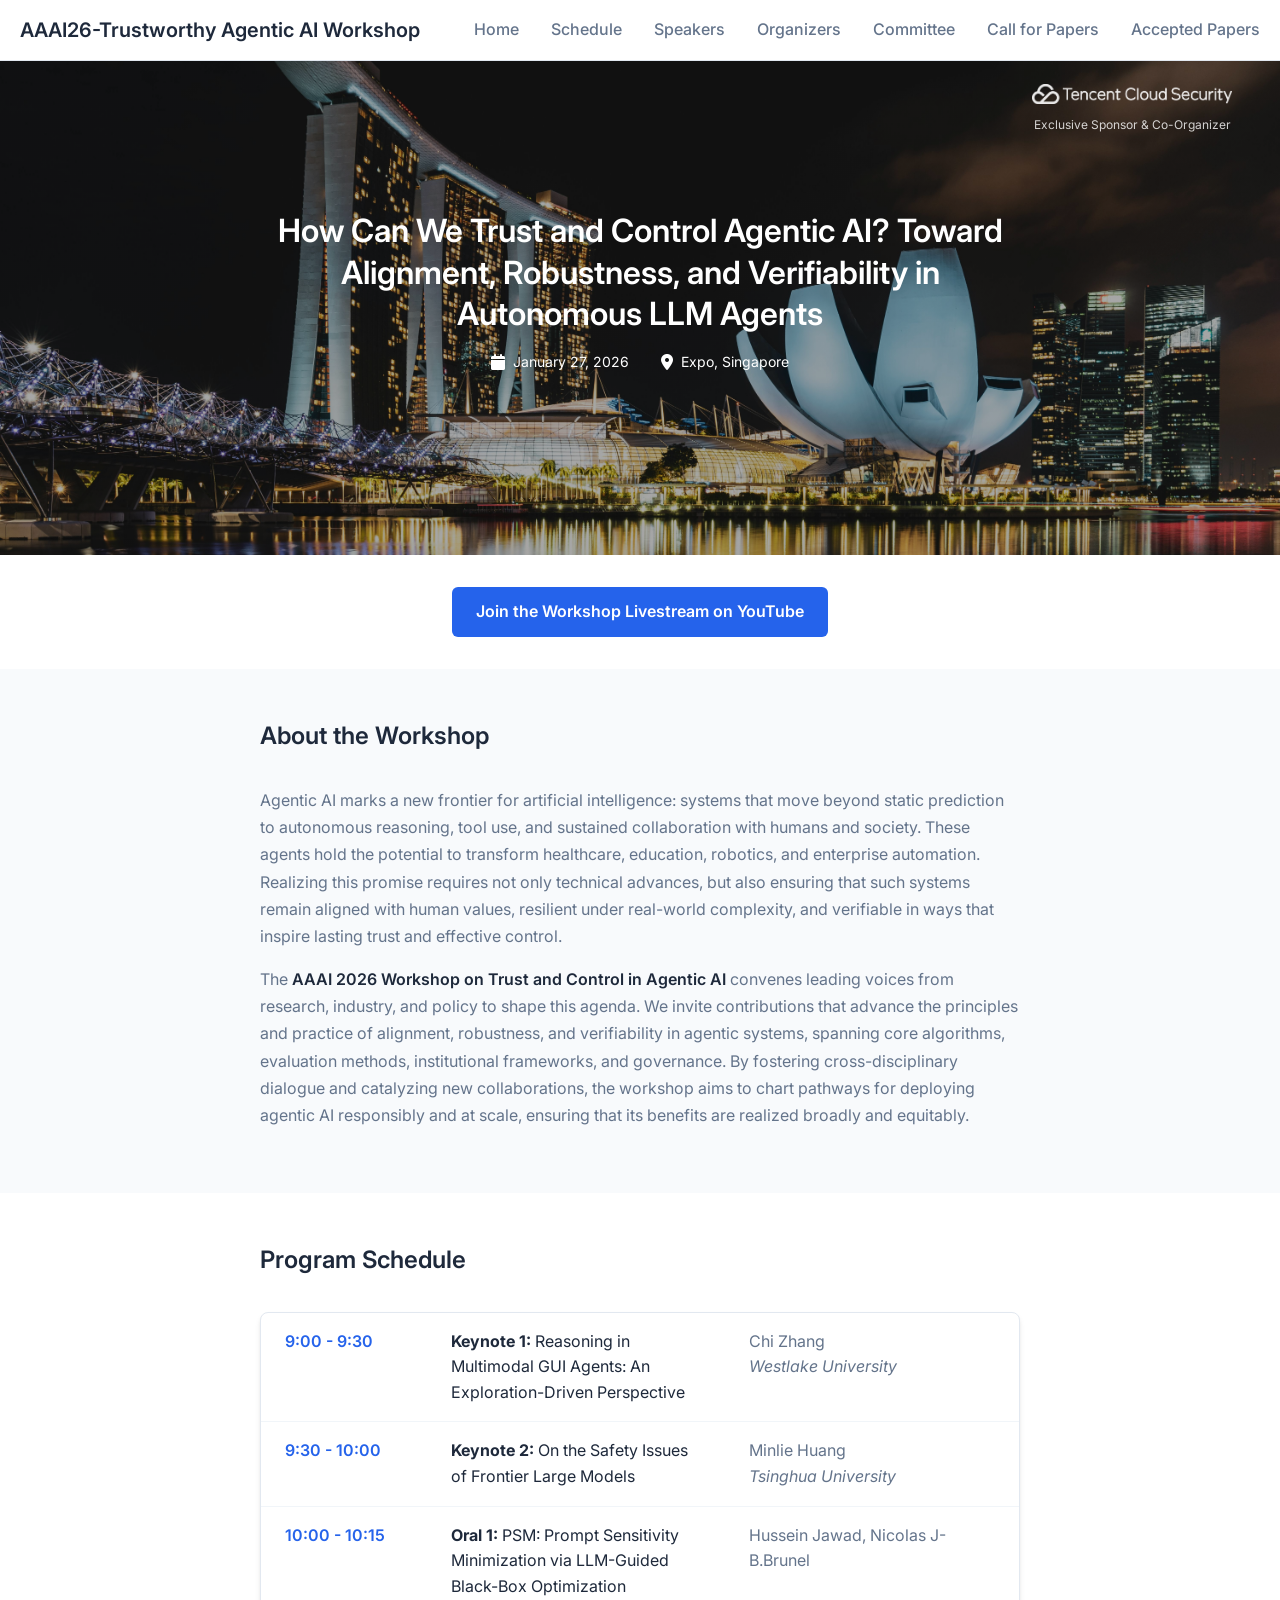
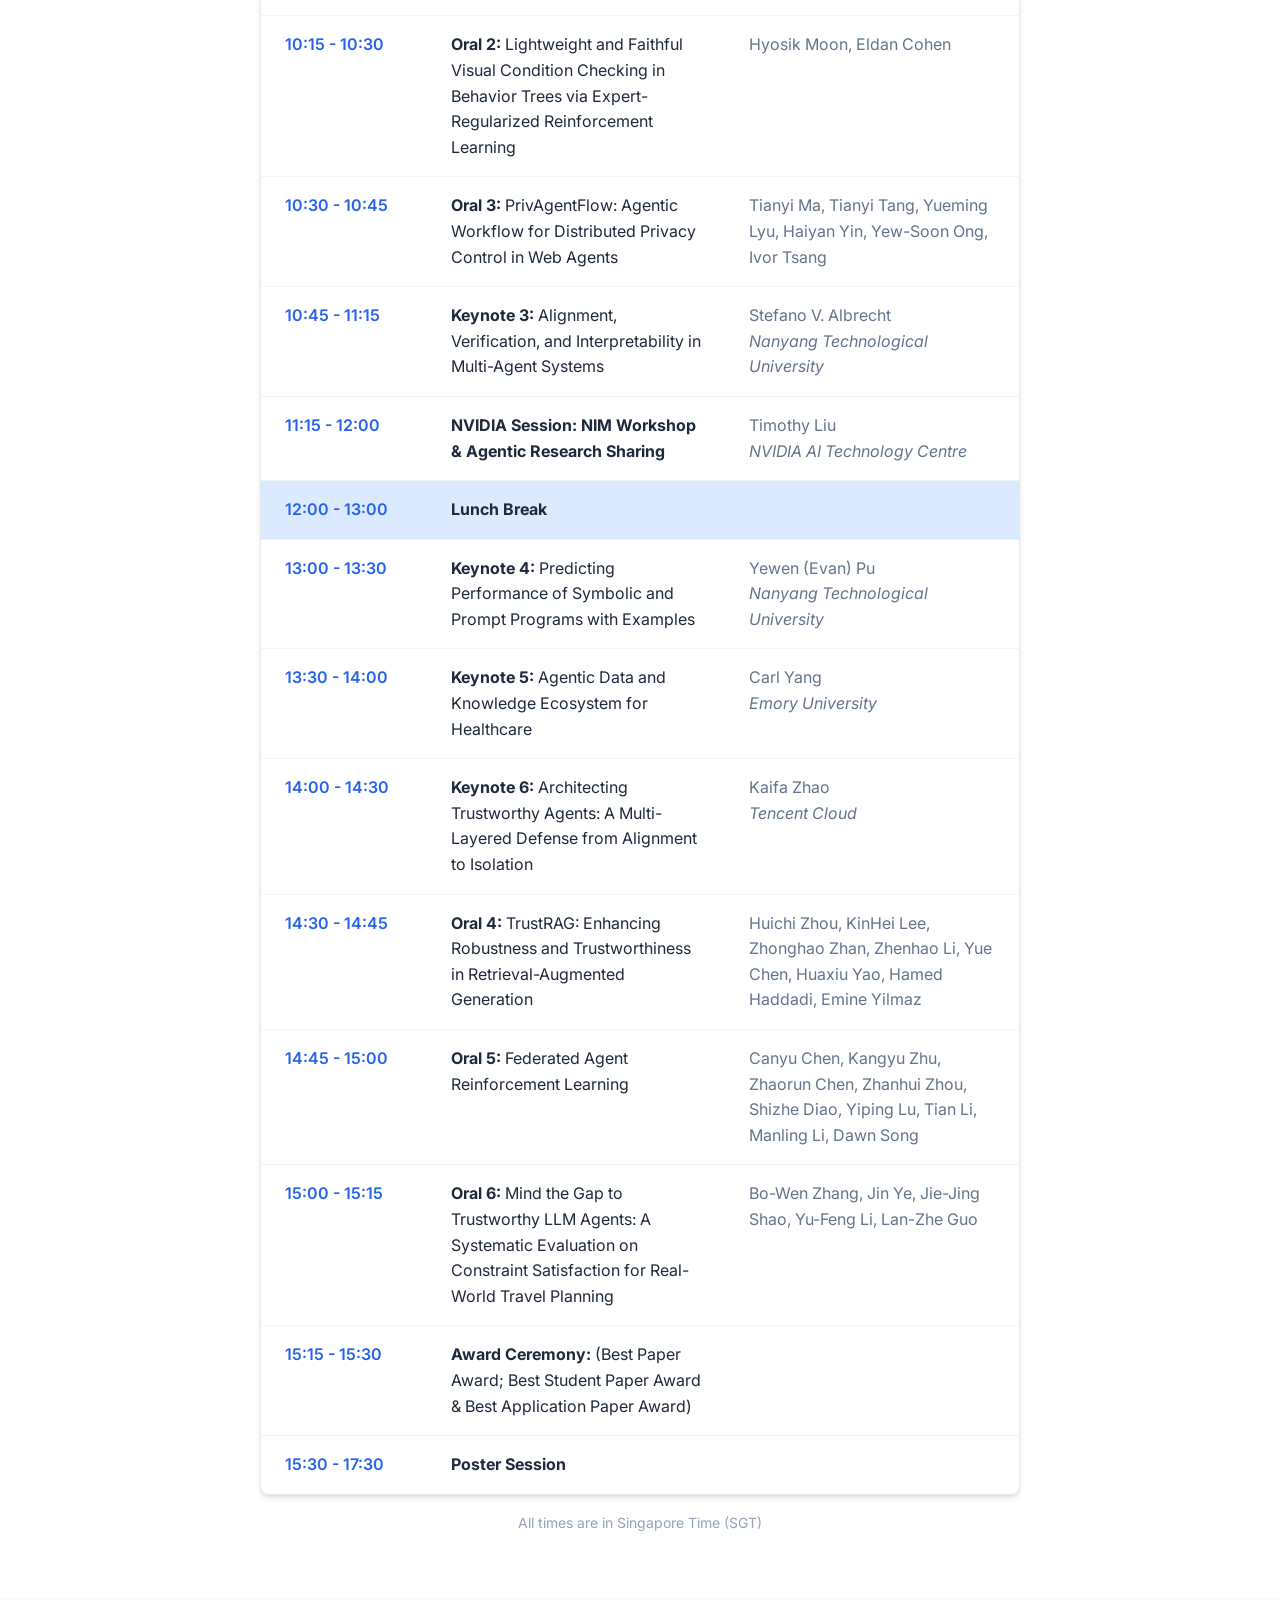
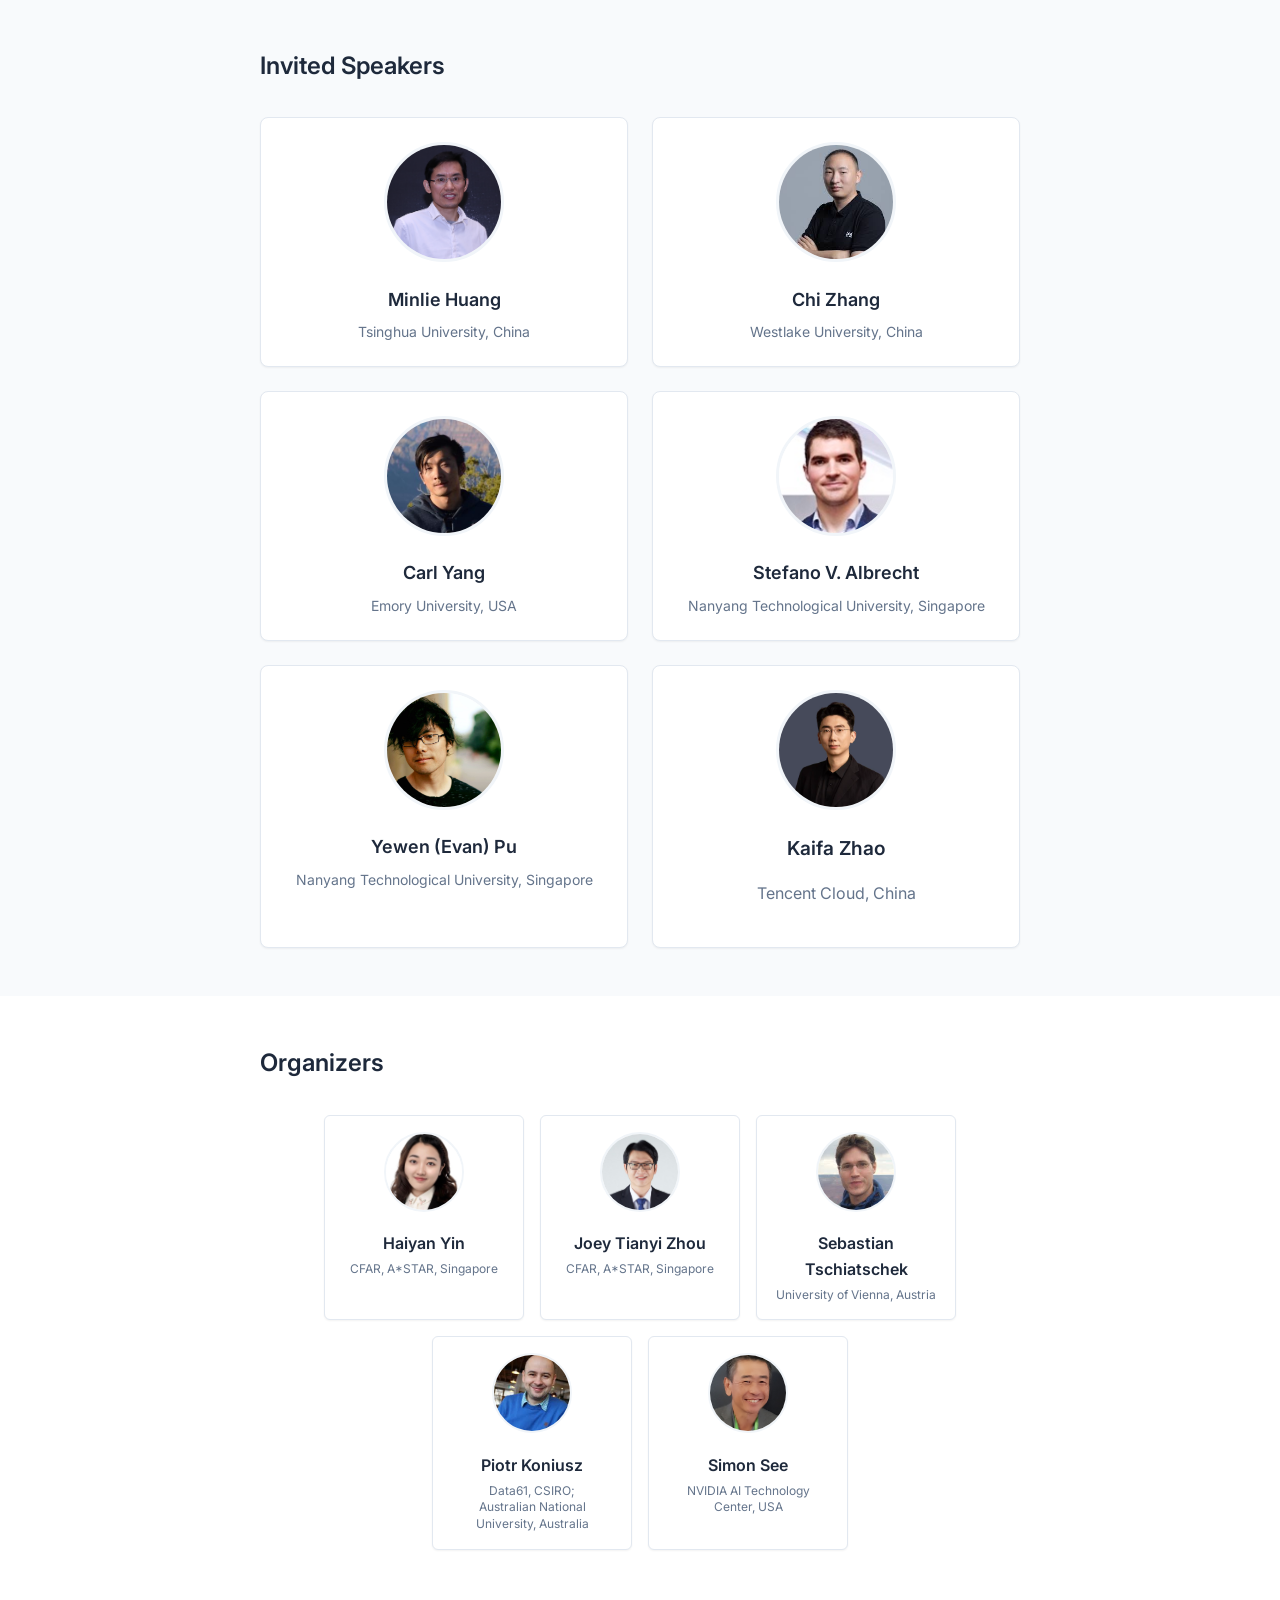
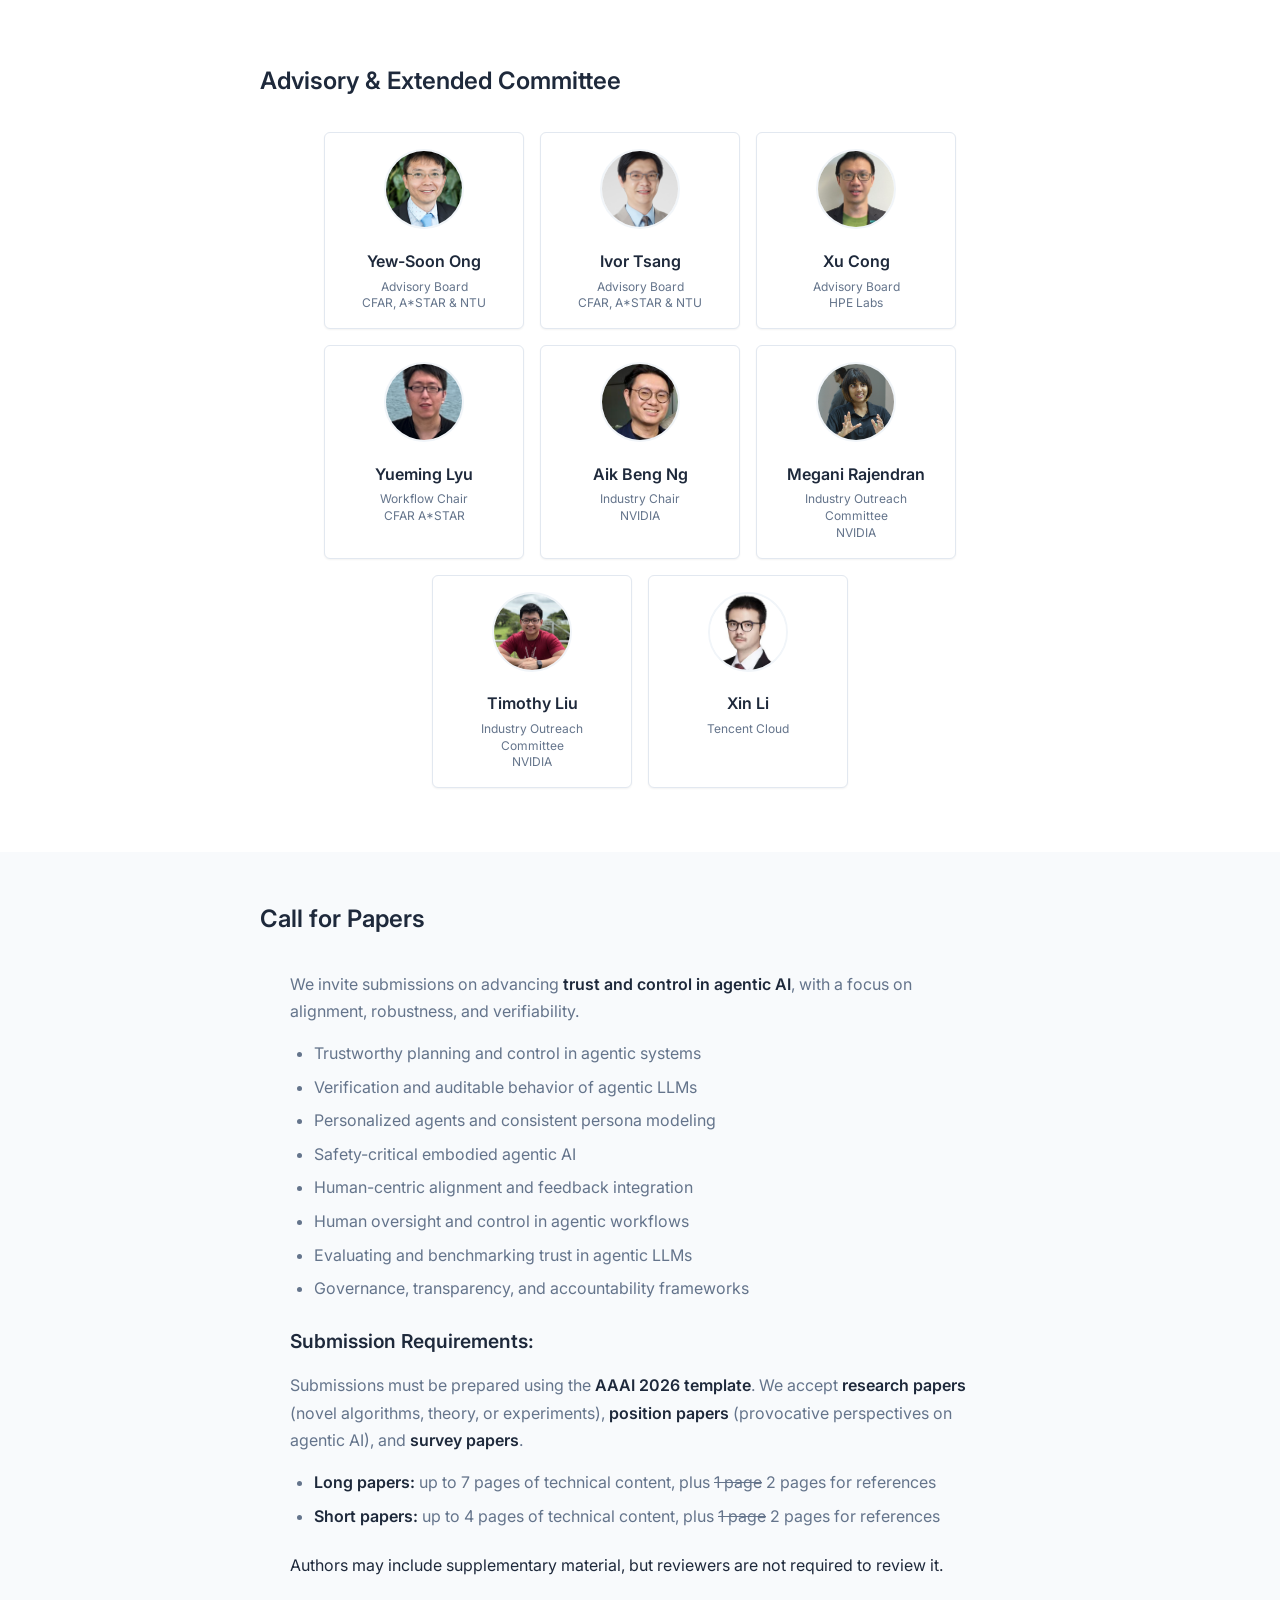
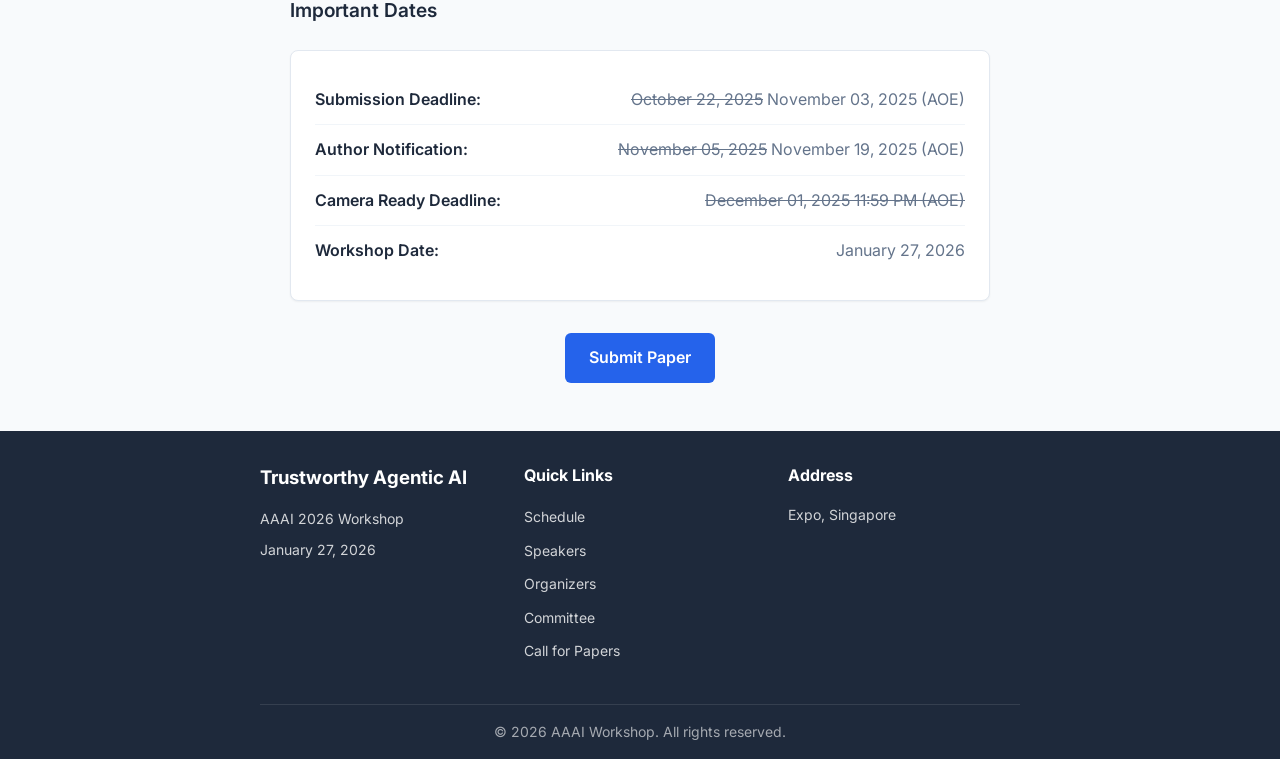
<file: index.html>
<!DOCTYPE html>
<html lang="en">
<head>
    <meta charset="UTF-8">
    <meta name="viewport" content="width=device-width, initial-scale=1.0">
    <title>AAAI26-Trustworthy Agentic AI Workshop</title>
    <link rel="stylesheet" href="styles.css">
    <link href="https://cdnjs.cloudflare.com/ajax/libs/font-awesome/6.0.0/css/all.min.css" rel="stylesheet">
    <link href="https://fonts.googleapis.com/css2?family=Inter:wght@300;400;500;600;700&display=swap" rel="stylesheet">
</head>
<body>
    <!-- 导航栏 -->
    <nav class="navbar">
        <div class="nav-container">
            <div class="nav-logo">
                <a href="#home">AAAI26-Trustworthy Agentic AI Workshop</a>
            </div>
            <ul class="nav-menu">
                <li><a href="#home">Home</a></li>
                <li><a href="#schedule">Schedule</a></li>
                <li><a href="#speakers">Speakers</a></li>
                <li><a href="#organizers">Organizers</a></li>
                <li><a href="#program-committee">Committee</a></li>
                <li><a href="#cfp">Call for Papers</a></li>
                <li><a href="paper.html">Accepted Papers</a></li>
                <!-- <li><a href="#papers">Accepted Papers</a></li> -->
            </ul>
            <div class="hamburger">
                <span></span>
                <span></span>
                <span></span>
            </div>
        </div>
    </nav>

    <!-- 主要内容 -->
    <main class="main-content">
        <!-- 首页横幅 -->
        <section id="home" class="hero">
            <div class="hero-logo-corner">
                <img src="images/security_english.png" alt="Tencent Cloud Logo" class="hero-logo">
                <div style="text-align:center; color:#fff; font-size: 0.75rem; opacity: 0.8; margin-top: 0.25rem;">
                    Exclusive Sponsor & Co-Organizer
                </div>
            </div>
            <div class="hero-content">
                <!-- <div class="workshop-badge">ICML 2025 Workshop</div> -->
                
                <h1 class="hero-title">How Can We Trust and Control Agentic AI?
                    Toward Alignment, Robustness, and Verifiability in Autonomous LLM Agents</h1>
                <!-- <h2 class="hero-subtitle">Toward Alignment, Robustness, and Verifiability in Autonomous LLM Agents</h2> -->
                
                <div class="workshop-details">
                    <div class="detail-item">
                        <i class="fas fa-calendar"></i>
                        <span>January 27, 2026</span>
                    </div>
                    <div class="detail-item">
                        <i class="fas fa-map-marker-alt"></i>
                        <span>Expo, Singapore</span>
                    </div>
                    <!-- <div class="detail-item">
                        <i class="fas fa-users"></i>
                        <span>Capacity: 710</span>
                    </div> -->
                </div>

                <!-- <div class="sponsor-info">
                    <p>Sponsored by <strong>Basis AI</strong></p>
                </div> -->
            </div>
        </section>
        <!-- Livestream Link -->
        <div class="livestream-link" style="margin: 32px 0;">
            <div style="display: flex; justify-content: center; align-items: center;">
                <a href="https://youtube.com/live/Fsq6itq4GPk?feature=share" class="btn" target="_blank" rel="noopener">
                    Join the Workshop Livestream on YouTube
                </a>
            </div>
        </div>
        <!-- 研讨会介绍 -->
        <section class="workshop-description">
            <div class="container">
                <h2>About the Workshop</h2>
                <p>Agentic AI marks a new frontier for artificial intelligence: systems that move beyond static prediction to 
                    autonomous reasoning, tool use, and sustained collaboration with humans and society. These agents hold the 
                    potential to transform healthcare, education, robotics, and enterprise automation. 
                    Realizing this promise requires not only technical advances, 
                    but also ensuring that such systems remain aligned with human values, resilient under real-world complexity, 
                    and verifiable in ways that inspire lasting trust and effective control.</p>
                
                <p>The <strong>AAAI 2026 Workshop on Trust and Control in Agentic AI</strong> convenes leading voices from research, industry, 
                    and policy to shape this agenda. We invite contributions that advance the principles and practice of alignment, 
                    robustness, and verifiability in agentic systems, spanning core algorithms, evaluation methods, institutional frameworks, 
                    and governance. By fostering cross-disciplinary dialogue and catalyzing new collaborations, the workshop aims to chart pathways 
                    for deploying agentic AI responsibly and at scale, ensuring that its benefits are realized broadly and equitably.</p>
                    
                
            </div>
        </section>

        <!-- 日程安排 -->
        <section id="schedule" class="schedule">
            <div class="container">
                <h2>Program Schedule</h2>
                <div class="schedule-info">
                    <!-- <p><strong>Location:</strong> West Meeting Room 301-305</p>
                    <p><strong>Capacity:</strong> 710 participants</p> -->
                </div>
                
                <div class="schedule-table">
                    <div class="schedule-row">
                        <div class="time">9:00 - 9:30</div>
                        <div class="event"><b>Keynote 1:</b> Reasoning in Multimodal GUI Agents: An Exploration-Driven Perspective </div>
                        <div class="speaker">Chi Zhang<br><i>Westlake University</i></div>
                    </div>
                    <div class="schedule-row">
                        <div class="time">9:30 - 10:00</div>
                        <div class="event"><b>Keynote 2:</b> On the Safety Issues of Frontier Large Models </div>
                        <div class="speaker">Minlie Huang<br><i>Tsinghua University</i></div>
                    </div>
                    <div class="schedule-row">
                        <div class="time">10:00 - 10:15</div>
                        <div class="event"><b>Oral 1:</b>  PSM: Prompt Sensitivity Minimization via LLM-Guided Black-Box Optimization </div>
                        <div class="speaker">Hussein Jawad, Nicolas J-B.Brunel</div>
                    </div>
                    <div class="schedule-row">
                        <div class="time">10:15 - 10:30</div>
                        <div class="event"><b>Oral 2:</b> Lightweight and Faithful Visual Condition Checking in Behavior Trees via Expert-Regularized Reinforcement Learning </div>
                        <div class="speaker">Hyosik Moon, Eldan Cohen</div>
                    </div>
                    <div class="schedule-row">
                        <div class="time">10:30 - 10:45</div>
                        
                        <div class="event"><b>Oral 3:</b> PrivAgentFlow: Agentic Workflow for Distributed Privacy Control in Web Agents</div>
                        <div class="speaker">Tianyi Ma, Tianyi Tang, Yueming Lyu, Haiyan Yin, Yew-Soon Ong, Ivor Tsang</div>
                    </div>
                    <div class="schedule-row">
                        <div class="time">10:45 - 11:15</div>
                        <div class="event"><b>Keynote 3:</b> Alignment, Verification, and Interpretability in Multi-Agent Systems</div>
                        <div class="speaker">Stefano V. Albrecht<br><i>Nanyang Technological University</i></div>
                    </div>
                    <div class="schedule-row">
                        <div class="time">11:15 - 12:00</div>
                        <div class="event"><b>NVIDIA Session: NIM Workshop & Agentic Research Sharing</b></div>
                        <div class="speaker">Timothy Liu<br><i>NVIDIA AI Technology Centre</i></div>
                    </div>
                    <div class="schedule-row lunch"> 
                        <div class="time">12:00 - 13:00</div>
                        <div class="event"><b>Lunch Break</b></div>
                    </div>
                    <div class="schedule-row">  
                        <div class="time">13:00 - 13:30</div>
                        <div class="event"><b>Keynote 4:</b> Predicting Performance of Symbolic and Prompt Programs with Examples</div>
                        <div class="speaker">Yewen (Evan) Pu<br><i>Nanyang Technological University</i></div>
                    </div>
                    <!-- <div class="schedule-row"> 
                        <div class="time">13:30 - 14:00</div>
                        <div class="event"><b>Keynote 5:</b> Human-AI Co-Control: Ensuring Alignment in Open-World Agentic Systems
                        </div>
                        <div class="speaker">Najwa Aaraj<br><i>Technology Innovation Institute(TII)</i></div>
                    </div> -->
                    <div class="schedule-row">
                        <div class="time">13:30 - 14:00</div>
                        <div class="event"><b>Keynote 5:</b> Agentic Data and Knowledge Ecosystem for Healthcare</div>
                        <div class="speaker">Carl Yang<br><i>Emory University</i></div>
                    </div>
                    <div class="schedule-row"> 
                        <div class="time">14:00 - 14:30</div>
                        <div class="event"><b>Keynote 6:</b> Architecting Trustworthy Agents: A Multi-Layered Defense from Alignment to Isolation</div>
                        <div class="speaker">Kaifa Zhao<br><i>Tencent Cloud</i></div>
                    </div>
                    <div class="schedule-row"> 
                        <div class="time">14:30 - 14:45</div>
                        <div class="event"><b>Oral 4:</b> TrustRAG: Enhancing Robustness and Trustworthiness in Retrieval-Augmented Generation</div>
                        <div class="speaker">Huichi Zhou, KinHei Lee, Zhonghao Zhan, Zhenhao Li, Yue Chen, Huaxiu Yao, Hamed Haddadi, Emine Yilmaz</div>
                    </div>
                    <div class="schedule-row"> 
                        <div class="time">14:45 - 15:00</div>
                        <div class="event"><b>Oral 5:</b> Federated Agent Reinforcement Learning</div>
                        <div class="speaker">Canyu Chen, Kangyu Zhu, Zhaorun Chen, Zhanhui Zhou, Shizhe Diao, Yiping Lu, Tian Li, Manling Li, Dawn Song</div>
                    </div>
                    <div class="schedule-row"> 
                        <div class="time">15:00 - 15:15</div>
                        <div class="event"><b>Oral 6:</b> Mind the Gap to Trustworthy LLM Agents: A Systematic Evaluation on Constraint Satisfaction for Real-World Travel Planning </div>
                        <div class="speaker">Bo-Wen Zhang, Jin Ye, Jie-Jing Shao, Yu-Feng Li, Lan-Zhe Guo</div>
                    </div>
                    <div class="schedule-row"> 
                        <div class="time">15:15 - 15:30</div>
                        <div class="event"><b>Award Ceremony:</b> (Best Paper Award; Best Student Paper Award & Best Application Paper Award)</div>
                    </div>
                    <div class="schedule-row"> 
                        <div class="time">15:30 - 17:30</div>
                        <div class="event"><b>Poster Session</b> </div>
                    </div>
                    <!-- <div class="schedule-row">
                        <div class="time">8:30am - 8:50am</div>
                        <div class="event">Informal Coffee Social</div>

                    </div>
                    <div class="schedule-row">
                        <div class="time">8:50am - 9:00am</div>
                        <div class="event">Introduction and opening remarks</div>
                    </div>
                    <div class="schedule-row">
                        <div class="time">10:45am - 11:00am</div>
                        <div class="event">Oral 4:  Verifying Autonomous LLM Agents </div>
                        <div class="speaker">Matthew E. Taylor, University of Alberta</div>
                    </div>
                    <div class="schedule-row">
                        <div class="time">11:00am - 11:15am</div>
                    </div>
                    <div class="schedule-row">
                        <div class="time">9:00am - 9:30am</div>
                        <div class="event">Invited Talk 1 and Q&A</div>
                    </div>
                    <div class="schedule-row">
                        <div class="time">9:30am - 10:00am</div>
                        <div class="event">Invited Talk 2 and Q&A</div>
                    </div>
                    <div class="schedule-row">
                        <div class="time">10:00am - 10:45am</div>
                        <div class="event">Oral Presentations (15 min × 3)</div>
                    </div>
                    <div class="schedule-row">
                        <div class="time">10:45am - 11:15am</div>
                        <div class="event">Invited Talk 3 and Q&A</div>
                    </div>
                    <div class="schedule-row">
                        <div class="time">11:15am - 12:00am</div>
                        <div class="event">NVIDIA-led Hands On session</div>
                    </div>

                    <div class="schedule-row lunch">
                        <div class="time">12:00pm - 1:00pm</div>
                        <div class="event">Lunch Break</div>
                    </div>
                    <div class="schedule-row">
                        <div class="time">1:00pm - 1:30pm</div>
                        <div class="event">Invited Talk 4 and Q&A</div>
                    </div>
                    <div class="schedule-row">
                        <div class="time">1:30pm - 2:00pm</div>
                        <div class="event">Invited Talk 5 and Q&A</div>
                    </div>
                    <div class="schedule-row">
                        <div class="time">2:00pm - 2:45pm</div>
                        <div class="event">Oral Presentations 15 min × 3</div>
                    </div>
                    <div class="schedule-row coffee-break">
                        <div class="time">2:45pm - 4:00pm</div>
                        <div class="event">Poster Session & Coffee Social</div>
                    </div>
                    <div class="schedule-row">
                        <div class="time">4:00pm - 5:00pm</div>
                        <div class="event">Panel Discussion</div>
                    </div>
                    <div class="schedule-row">
                        <div class="time">5:00pm - 5:20pm</div>
                        <div class="event">Best Paper Awards & Closing</div>
                    </div> -->
                </div>
                <p class="timezone-note">All times are in Singapore Time (SGT)</p>
            </div>
        </section>

        <!-- 演讲者 -->
        <section id="speakers" class="speakers">
            <div class="container">
                <h2>Invited Speakers</h2>
                <div class="speakers-grid">

                    <!-- <a href="https://scholar.google.com/citations?user=WScErbIAAAAJ&hl=en" class="speaker-card" target="_blank">
                        <div class="speaker-photo">
                            <img src="images/Aaraj.png" alt="Najwa Aaraj" />
                        </div>
                        <div class="speaker-info">
                            <h3>Najwa Aaraj</h3>
                            <p>Technology Innovation Institute (TII), Abu Dhabi</p>
                        </div>
                    </a> -->
                    
                    <a href="https://coai.cs.tsinghua.edu.cn/hml" class="speaker-card" target="_blank">
                        <div class="speaker-photo">
                            <img src="images/minlie_huang.png" alt="Minlie Huang" />
                        </div>
                        <div class="speaker-info">
                            <h3>Minlie Huang</h3>
                            <p>Tsinghua University, China</p>
                        </div>
                    </a>

                    <a href="https://scholar.google.com/citations?hl=en&user=J4s398EAAAAJ" class="speaker-card" target="_blank">
                        <div class="speaker-photo">
                            <img src="images/chizhang.jpeg" alt="Chi Zhang" />
                        </div>
                        <div class="speaker-info">
                            <h3>Chi Zhang</h3>
                            <p>Westlake University, China</p>
                        </div>
                    </a>

                    <a href="http://www.math.emory.edu/site/cmds-reuret/author/carl-yang/" class="speaker-card" target="_blank">
                        <div class="speaker-photo">
                            <img src="images/carl.jpeg" alt="Carl Yang" />
                        </div>
                        <div class="speaker-info">
                            <h3>Carl Yang</h3>
                            <p>Emory University, USA</p>
                        </div>
                    </a>

                    <!-- <a href="https://scholar.google.com/citations?hl=en&user=edQgLXcAAAAJ" class="speaker-card" target="_blank">
                        <div class="speaker-photo">
                            <img src="images/taylor.png" alt="Matthew E. Taylor" />
                        </div>
                        <div class="speaker-info">
                            <h3>Matthew E. Taylor</h3>
                            <p>University of Alberta, Canada</p>
                        </div>
                    </a>-->
                    
                    <a href="https://scholar.google.com/citations?hl=en&user=ceSFqCcAAAAJ" class="speaker-card" target="_blank">
                        <div class="speaker-photo">
                            <img src="images/stefanov.jpg" alt="Stefano V. Albrecht" />
                        </div>
                        <div class="speaker-info">
                            <h3>Stefano V. Albrecht</h3>
                            <p> Nanyang Technological University, Singapore</p>
                        </div>
                    </a> 
                    
                    <a href="https://evanthebouncy.github.io/" class="speaker-card" target="_blank">
                        <div class="speaker-photo">
                            <img src="images/yewen.jpg" alt="Yewen (Evan) Pu" />
                        </div>
                        <div class="speaker-info">
                            <h3>Yewen (Evan) Pu</h3>
                            <p>Nanyang Technological University, Singapore</p>
                        </div>
                    </a>
                    <a class="speaker-card" target="_blank">
                        <div class="speaker-photo">
                            <img src="images/Kaifa.png" alt="Kaifa Zhao" />
                        </div>
                        <h3>Kaifa Zhao</h3>
                        <!-- <p>Industry Outreach Committee</p> -->
                        <p>Tencent Cloud, China</p>
                    </a>

                    
                    
                    <!-- <a href="https://scholar.google.com/citations?hl=en&user=d1WCSJIAAAAJ" class="speaker-card" target="_blank">
                        <div class="speaker-photo">
                            <img src="images/duanjiafei.jpeg" alt="Jiafei Duan" />
                        </div>
                        <div class="speaker-info">
                            <h3>Jiafei Duan</h3>
                            <p>University of Washington, USA</p>
                        </div>
                    </a> -->
                    

                </div>
            </div>
        </section>

        <!-- 组织者 -->
        <section id="organizers" class="organizers">
            <div class="container">
                <h2>Organizers</h2>
                <div class="organizers-grid">
                    <a href="https://scholar.google.com/citations?hl=en&user=xy6_gBUAAAAJ" class="organizer-card" target="_blank">
                        <div class="organizer-photo">
                            <img src="images/haiyanyin.png" alt="Haiyan Yin" />
                        </div>
                        <h3>Haiyan Yin</h3>
                        <p>CFAR, A*STAR, Singapore</p>
                    </a>
                    <a href="https://scholar.google.com/citations?hl=en&user=cYNqDokAAAAJ" class="organizer-card" target="_blank">
                        <div class="organizer-photo">
                            <img src="images/Joey_zhou.png" alt="Joey Tianyi Zhou" />
                        </div>
                        <h3>Joey Tianyi Zhou</h3>
                        <p>CFAR, A*STAR, Singapore</p>
                    </a>
                    <a href="https://scholar.google.com/citations?hl=en&user=nlJCSWcAAAAJ" class="organizer-card" target="_blank">
                        <div class="organizer-photo">
                            <img src="images/sebastian.jpeg" alt="Sebastian Tschiatschek" />
                        </div>
                        <h3>Sebastian Tschiatschek</h3>
                        <p>University of Vienna, Austria</p>
                    </a>
                    <a href="http://scholar.google.com/citations?hl=en&user=wZ7-1tUAAAAJ" class="organizer-card" target="_blank">
                        <div class="organizer-photo">
                            <img src="images/piotr.jpeg" alt="Piotr Koniusz" />
                        </div>
                        <h3>Piotr Koniusz</h3>
                        <p>Data61, CSIRO;</p>
                        <p>Australian National University, Australia</p>
                    </a>
                    <a href="https://scholar.google.com/citations?hl=en&user=ebIHTEoAAAAJ" class="organizer-card" target="_blank">
                        <div class="organizer-photo">
                            <img src="images/simon.png" alt="Simon See" />
                        </div>
                        <h3>Simon See</h3>
                        <p>NVIDIA AI Technology Center, USA</p>
                    </a>
                </div>

                
            </div>
        </section>

        <section id="program-committee" class="program-committee">
            <div class="container">
                <h2>Advisory & Extended Committee</h2>
                <div class="organizers-grid">
                    <a href="https://scholar.google.com/citations?hl=en&user=h9oWOsEAAAAJ" class="organizer-card" target="_blank">
                        <div class="organizer-photo">
                            <img src="images/ONG_Yew_Soon.png" alt="Yew-Soon Ong" />
                        </div>
                        <h3>Yew-Soon Ong</h3>
                        <p>Advisory Board</p>
                        <p>CFAR, A*STAR & NTU</p>
                    </a>
                    <a href="https://scholar.google.com/citations?hl=en&user=rJMOlVsAAAAJ" class="organizer-card" target="_blank">
                        <div class="organizer-photo">
                            <img src="images/Ivor_Tsang.png" alt="Ivor Tsang" />
                        </div>
                        <h3>Ivor Tsang</h3>
                        <p>Advisory Board</p>
                        <p>CFAR, A*STAR & NTU</p>
                    </a>
                    <a href="https://scholar.google.com/citations?hl=en&user=B8WA2XsAAAAJ" class="organizer-card" target="_blank">
                        <div class="organizer-photo">
                            <img src="images/xucong_new.jpg" alt="Xu Cong" />
                        </div>
                        <h3>Xu Cong</h3>
                        <p>Advisory Board</p>
                        <p>HPE Labs</p>
                    </a>
                    <a href="https://scholar.google.com/citations?hl=en&user=uQXB6-oAAAAJ" class="organizer-card" target="_blank">
                        <div class="organizer-photo">
                            <img src="images/lyu_yueming.png" alt="Yueming Lyu" />
                        </div>
                        <h3>Yueming Lyu</h3>
                        <p>Workflow Chair</p>
                        <p>CFAR A*STAR</p>
                    </a>
                    <a href="https://scholar.google.com/citations?hl=en&user=FkOwHcAAAAAJ" class="organizer-card" target="_blank">
                        <div class="organizer-photo">
                            <!-- <img src="images/Ng_Aik_Beng.png" alt="NG Aik Beng" /> -->
                            <img src="images/Ng_Aik_Beng.png" alt="Aik Beng Ng" />
                        </div>
                        <h3>Aik Beng Ng</h3>
                        <p>Industry Chair</p>
                        <p>NVIDIA</p>
                    </a>
                    <a href="https://scholar.google.com/citations?hl=en&user=7yFEIOoAAAAJ" class="organizer-card" target="_blank">
                        <div class="organizer-photo">
                            <img src="images/Megani_Rajendran.jpg" alt="Megani Rajendran" />
                        </div>
                        <h3>Megani Rajendran</h3>
                        <p>Industry Outreach Committee</p>
                        <p>NVIDIA</p>
                    </a>
                </div>


                <div class="organizers-grid">
                    
                    <a href="https://scholar.google.com/citations?hl=en&user=YiAHfvQAAAAJ" class="organizer-card" target="_blank">
                        <div class="organizer-photo">
                            <img src="images/Timothy_Liu.jpg" alt="Timothy Liu" />
                        </div>
                        <h3>Timothy Liu</h3>
                        <p>Industry Outreach Committee</p>
                        <p>NVIDIA</p>
                    </a>
                    <a class="organizer-card" target="_blank">
                        <div class="organizer-photo">
                            <img src="images/linxin.jpg" alt="Xin Li" />
                        </div>
                        <h3>Xin Li</h3>
                        <!-- <p>Industry Outreach Committee</p> -->
                        <p>Tencent Cloud</p>
                    </a>
                    
                </div>
            </div>
        </section>

        <!-- 征稿启事 -->
        <section id="cfp" class="cfp">
            <div class="container">
                <h2>Call for Papers</h2>
                <div class="cfp-content">
                    <p>We invite submissions on advancing <strong>trust and control in agentic AI</strong>, with a focus on alignment, robustness, and verifiability.</p>
                <ul>
                    <li>Trustworthy planning and control in agentic systems</li>
                    <li>Verification and auditable behavior of agentic LLMs</li>
                    <li>Personalized agents and consistent persona modeling</li>
                    <li>Safety-critical embodied agentic AI</li>
                    <li>Human-centric alignment and feedback integration</li>
                    <li>Human oversight and control in agentic workflows</li>
                    <li>Evaluating and benchmarking trust in agentic LLMs</li>
                    <li>Governance, transparency, and accountability frameworks</li>
                </ul>
                <h3>Submission Requirements:</h3>
                <p>Submissions must be prepared using the <strong>AAAI 2026 template</strong>. We accept <strong>research papers</strong> (novel algorithms, theory, or experiments), <strong>position papers</strong> (provocative perspectives on agentic AI), and <strong>survey papers</strong>.
                    <ul>    
                    <li><strong>Long papers:</strong> up to 7 pages of technical content, plus <del>1 page</del> 2 pages for references</li>
                    <li><strong>Short papers:</strong> up to 4 pages of technical content, plus <del>1 page</del> 2 pages for references</li>
                    </ul>
                    
                    Authors may include supplementary material, but reviewers are not required to review it.</p>
                
                    <!-- <p>We welcome submissions on trust, alignment, and verifia-
                    bility of agentic AI systems. Paper types include <strong>
                    research papers</strong> (novel algorithms, theory, or experiments), <strong>
                    position papers</strong> (provocative perspectives on agentic AI), and <strong>
                    survey papers</strong>.</p>
                
                    <p>Accepted formats include:</p>
                    <ul>
                        <li><strong>Long papers:</strong> up to 7 pages, plus 1 page for references</li>
                        <li><strong>Short papers:</strong> up to 4 pages, plus 1 page for references</li>
                    </ul> -->

                    <h3>Important Dates</h3>
                    <div class="important-dates">
                        <div class="date-item">
                            <span class="date-label">Submission Deadline:</span>
                            <span class="date-value"><del>October 22, 2025</del> November 03, 2025 (AOE)</span>
                        </div>
                        <div class="date-item">
                            <span class="date-label">Author Notification:</span>
                            <span class="date-value"><del>November 05, 2025</del> November 19, 2025 (AOE)</span>
                        </div>
                        <div class="date-item">
                            <span class="date-label">Camera Ready Deadline:</span>
                            <span class="date-value"><del>December 01, 2025 11:59 PM (AOE)</del></span>
                        </div>
                        <div class="date-item">
                            <span class="date-label">Workshop Date:</span>
                            <span class="date-value">January 27, 2026</span>
                        </div>
                    </div>

                    <div class="submission-link">
                        <a href="https://openreview.net/group?id=AAAI.org/2026/Workshop/TrustAgent" class="btn" target="_blank">Submit Paper</a>
                    </div>
                </div>
            </div>
        </section>
        
        <!-- <section id="accepted-papers" class="accepted-papers">
            <div class="container">
                <h2><a href="paper.html">Accepted Papers</a></h2> -->
                <!-- We are pleased to announce the accepted papers for the workshop. You can view the full list of accepted papers <a href="paper.html">here</a>. -->
            <!-- </div>
        </section> -->
        <!-- 已接受论文 -->
        <!-- <section id="papers" class="papers">
            <div class="container">
                <h2>Accepted Papers</h2>
                <div class="papers-list">
                    <div class="paper-item">
                        <h3>Optimizing Agentic Architectures for Cybersecurity Tasks with Trace</h3>
                        <p class="authors">Anish Chaudhuri, Prerit Choudhary, Max Piasevoli, Shannon Xiao, Allen Nie</p>
                    </div>
                    <div class="paper-item">
                        <h3>Leveraging Learned Programmatic Facts for Enhanced LLM Agent Planning and World Modeling</h3>
                        <p class="authors">Samuel Holt, Max Ruiz Luyten, Thomas Pouplin, Mihaela van der Schaar</p>
                    </div>
                    <div class="paper-item">
                        <h3>FormulaCode: Evaluating Agentic Superoptimization on Large Codebases</h3>
                        <p class="authors">Atharva Sehgal, James Hou, Swarat Chaudhuri, Jennifer J. Sun, Yisong Yue</p>
                    </div>
                    <div class="paper-item">
                        <h3>PDL: Declarative Representation of Agentic Prompting Patterns</h3>
                        <p class="authors">Mandana Vaziri, Louis Mandel, Martin Hirzel, Anca Sailer, Yuji Watanabe, Hirokuni Kitahara</p>
                    </div>
                    <div class="paper-item">
                        <h3>Zero-Shot Instruction Following in RL via Structured LTL Representations</h3>
                        <p class="authors">Mattia Giuri, Mathias Jackermeier, Alessandro Abate</p>
                    </div>
                    <div class="paper-item">
                        <h3>EditLord: Learning Code Transformation Rules for Code Editing</h3>
                        <p class="authors">Weichen Li, Albert Jan, Baishakhi Ray, Junfeng Yang, Chengzhi Mao, Kexin Pei</p>
                    </div>
                    <div class="paper-item">
                        <h3>Time to Impeach LLM-as-a-Judge: Programs are the Future of Evaluation</h3>
                        <p class="authors">Tzu-Heng Huang, Harit Vishwakarma, Frederic Sala</p>
                    </div>
                    <div class="paper-item">
                        <h3>InstructFlow: Adaptive Symbolic Constraint-Guided Code Generation for Long-Horizon Planning</h3>
                        <p class="authors">Haotian Chi, Zeyu Feng, Yueming Lyu, Chengqi Zheng, Linbo Luo, Yew-Soon Ong, Ivor Tsang, Hechang Chen, Yi Chang, Haiyan Yin</p>
                    </div>
                </div>
            </div>
        </section> -->
    </main>

    <!-- 页脚 -->
    <footer class="footer">
        <div class="container">
            <div class="footer-content">
                <div class="footer-section">
                    <h3>Trustworthy Agentic AI</h3>
                    <p>AAAI 2026 Workshop</p>
                    <p>January 27, 2026</p>
                </div>
                <div class="footer-section">
                    <h4>Quick Links</h4>
                    <ul>
                        <li><a href="#schedule">Schedule</a></li>
                        <li><a href="#speakers">Speakers</a></li>
                        <li><a href="#organizers">Organizers</a></li>
                        <li><a href="#program-committee">Committee</a></li>
                        <li><a href="#cfp">Call for Papers</a></li>
                        <!-- <li><a href="#papers">Accepted Papers</a></li> -->
                    </ul>
                </div>
                <div class="footer-section">
                    <h4>Address</h4>
                    <p>Expo, Singapore</p>
                </div>
            </div>
            <div class="footer-bottom">
                <p>&copy; 2026 AAAI Workshop. All rights reserved.</p>
            </div>
        </div>
    </footer>

    <script src="script.js"></script>
</body>
</html>
</file>
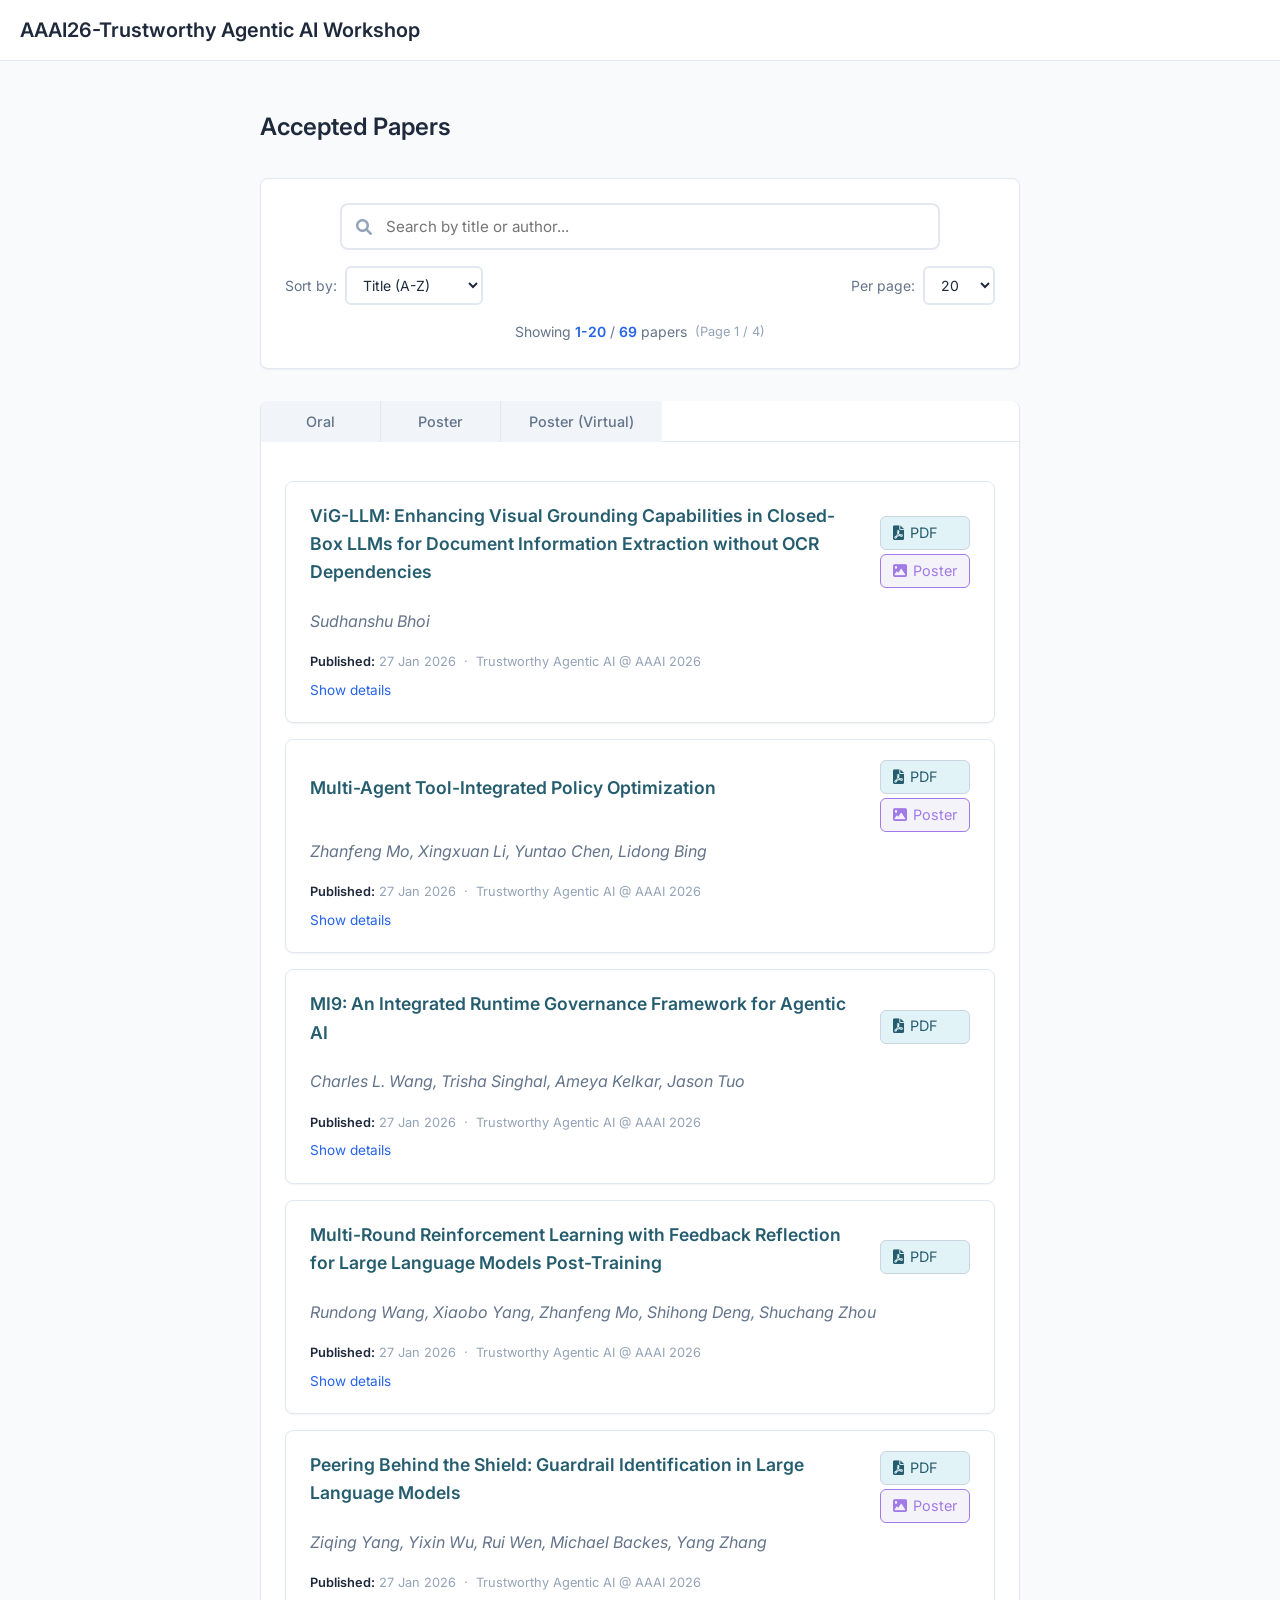
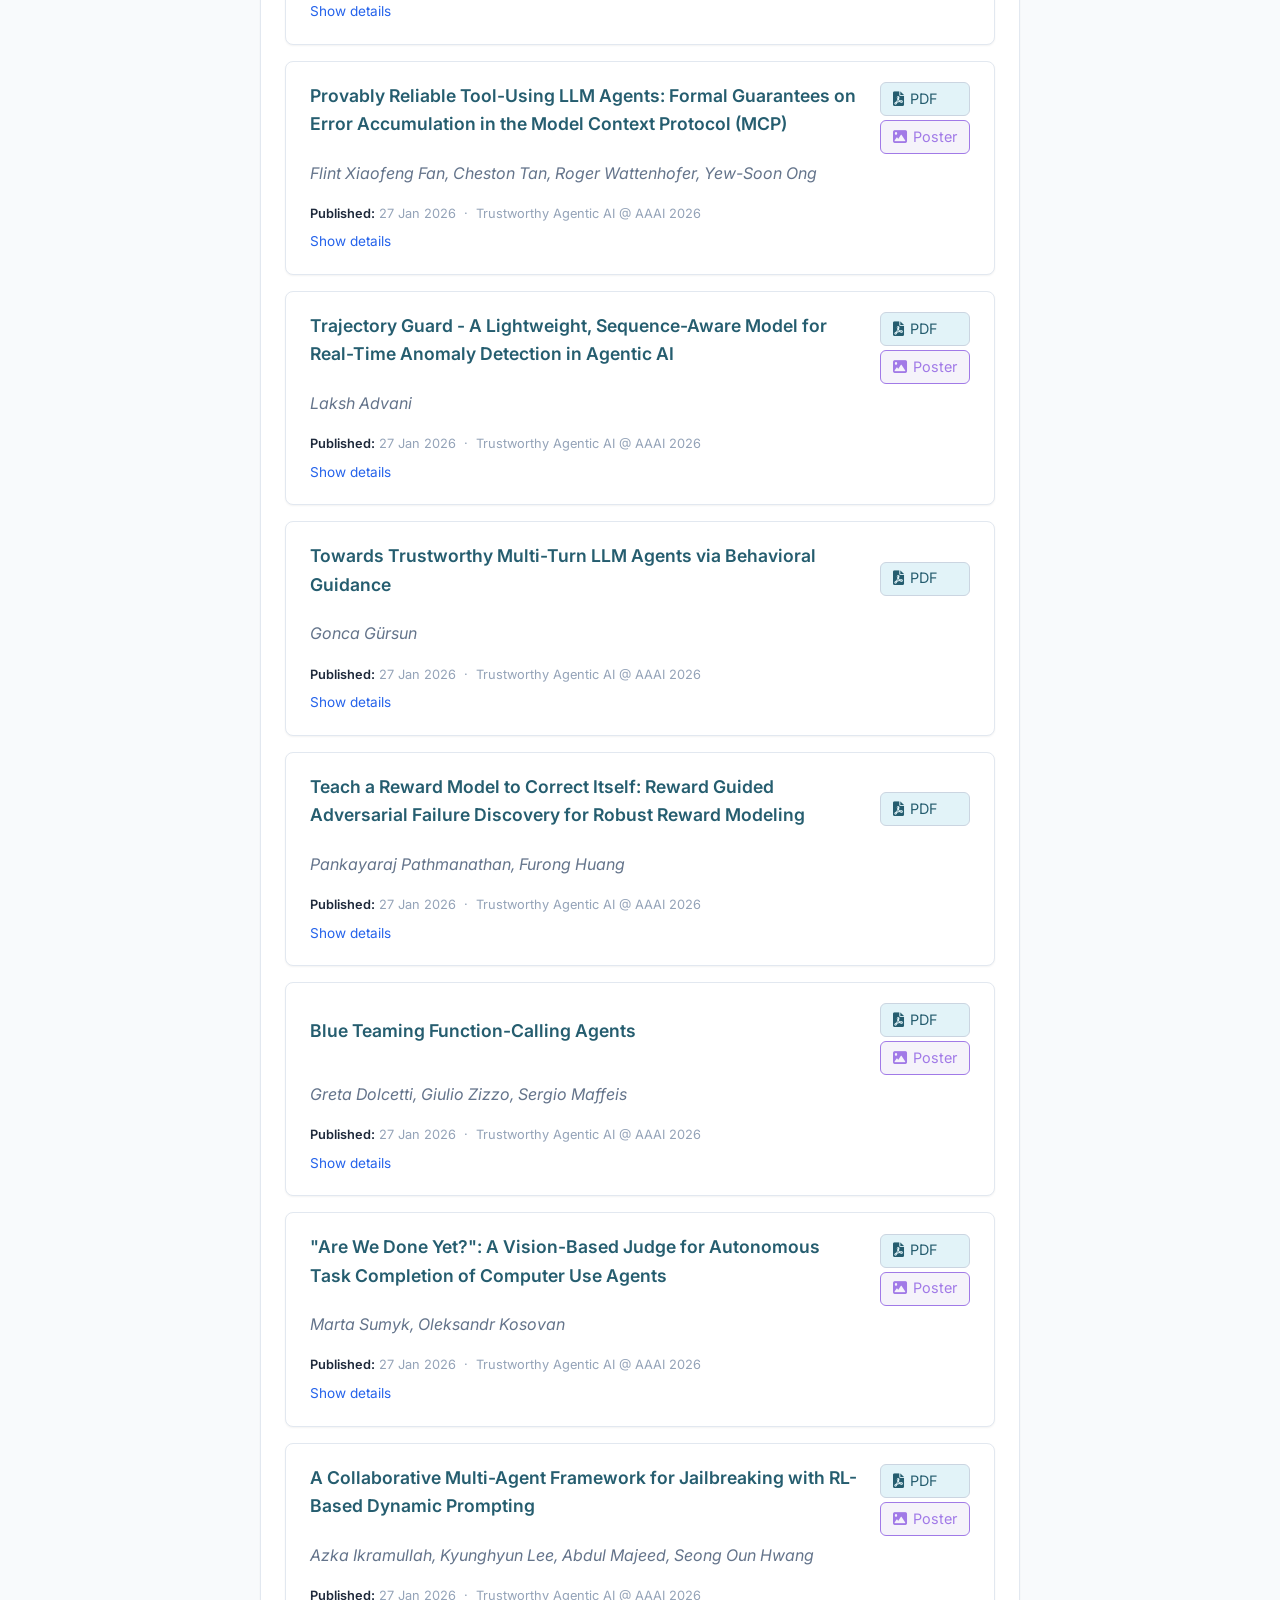
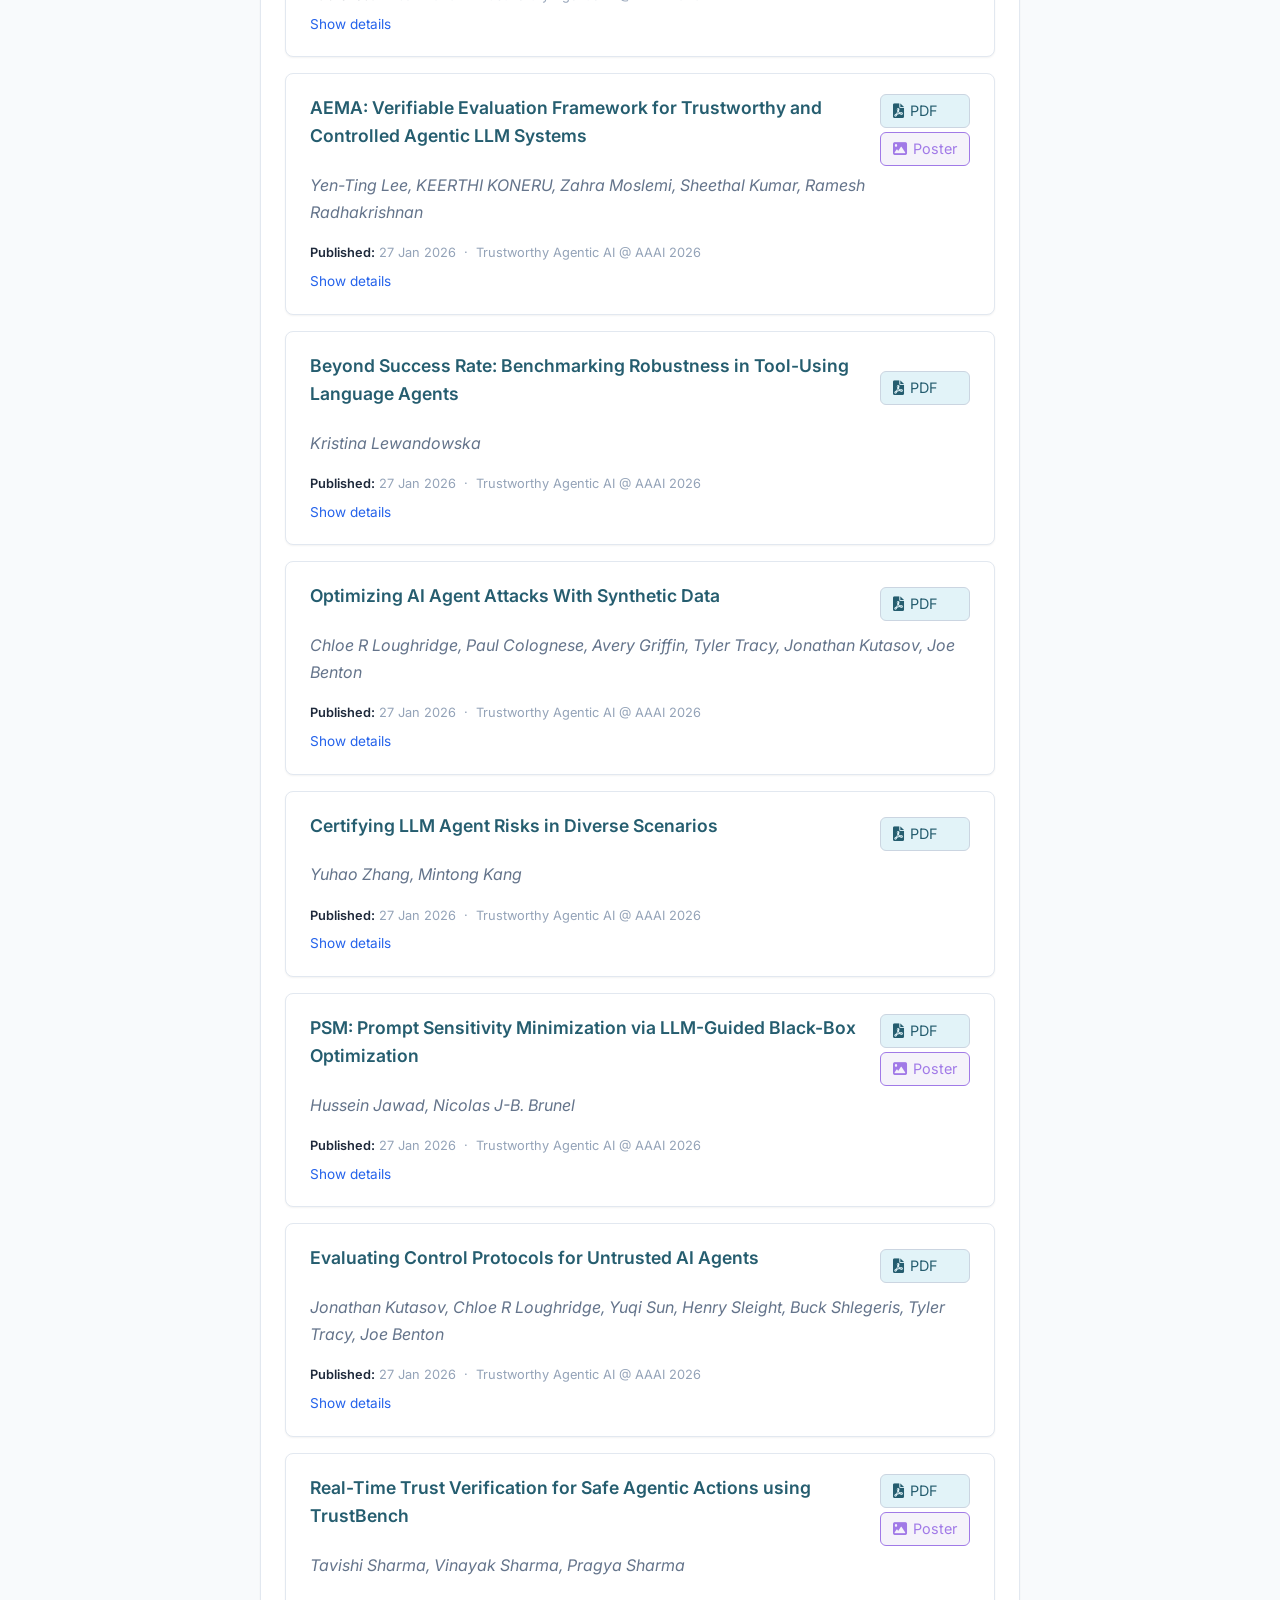
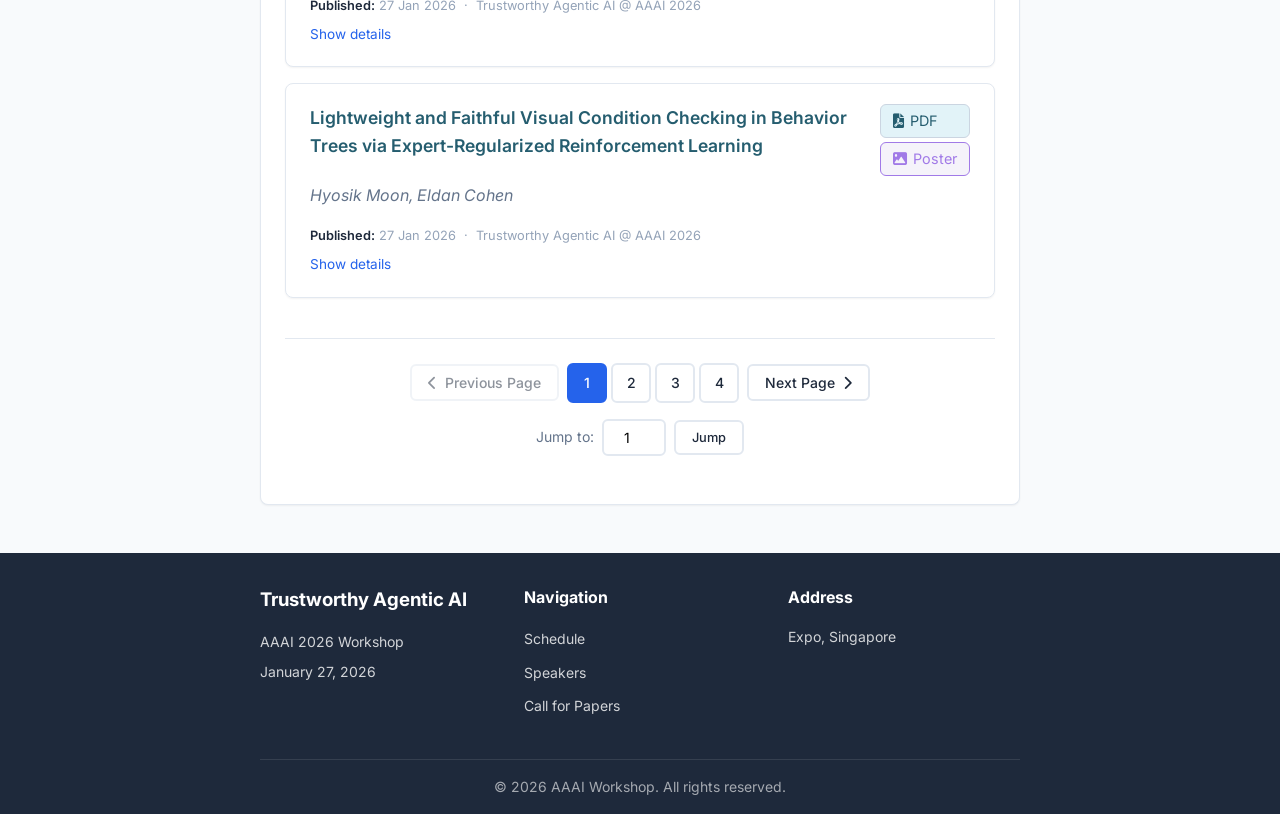
<file: paper.html>
<!DOCTYPE html>
<html lang="en">
<head>
    <meta charset="UTF-8">
    <meta name="viewport" content="width=device-width, initial-scale=1.0">
    <title>Papers - AAAI26 Trustworthy Agentic AI Workshop</title>
    <link rel="stylesheet" href="styles.css">
    <link href="https://cdnjs.cloudflare.com/ajax/libs/font-awesome/6.0.0/css/all.min.css" rel="stylesheet">
    <link href="https://fonts.googleapis.com/css2?family=Inter:wght@300;400;500;600;700&display=swap" rel="stylesheet">
</head>
<body>
    <!-- 顶部导航（简化版） -->
    <nav class="navbar">
        <div class="nav-container">
            <div class="nav-logo">
                <a href="index.html">AAAI26-Trustworthy Agentic AI Workshop</a>
            </div>
            <!-- <ul class="nav-menu">
                <li><a href="index.html#home">Home</a></li>
                <li><a href="index.html#schedule">Schedule</a></li>
                <li><a href="index.html#cfp">Call for Papers</a></li>
            </ul> -->
            <div class="hamburger">
                <span></span>
                <span></span>
                <span></span>
            </div>
        </div>
    </nav>

    <main class="main-content">
        <section class="workshop-description">
            <div class="container">
                <h2>Accepted Papers</h2>
                <!-- <p style="margin-bottom: 1.5rem;">
                    Text
                </p> -->

                <!-- 搜索和过滤控件 -->
                <div class="paper-filters">
                    <div class="search-box-wrapper">
                        <div class="search-box">
                            <i class="fas fa-search"></i>
                            <input type="text" id="paperSearch" placeholder="Search by title or author..." />
                            <button class="clear-search" id="clearSearch" style="display: none;">
                                <i class="fas fa-times"></i>
                            </button>
                        </div>
                    </div>
                    <div class="filters-row">
                        <div class="sort-controls">
                            <label for="sortSelect">Sort by:</label>
                            <select id="sortSelect" class="sort-select">
                                <option value="title-asc">Title (A-Z)</option>
                                <option value="title-desc">Title (Z-A)</option>
                                <option value="authors-asc">Authors (A-Z)</option>
                                <option value="authors-desc">Authors (Z-A)</option>
                                <!-- <option value="date-desc" selected>Date (Latest)</option>
                                <option value="date-asc">Date (Earliest)</option> -->
                            </select>
                        </div>
                        <div class="per-page-controls">
                            <label for="perPageSelect">Per page:</label>
                            <select id="perPageSelect" class="per-page-select">
                                <option value="10">10</option>
                                <option value="20" selected>20</option>
                                <option value="50">50</option>
                                <option value="100">100</option>
                                <option value="all">All</option>
                            </select>
                        </div>
                    </div>
                    <div class="paper-count">
                        <span id="paperCount">Showing <strong>0</strong> / <strong>0</strong> papers</span>
                        <span id="pageInfo" class="page-info"></span>
                    </div>
                </div>

                <div class="paper-list-container">
                    <div class="filter-buttons">
                        <button class="filter-btn" data-filter="oral">Oral</button>
                        <button class="filter-btn" data-filter="poster">Poster</button>
                        <button class="filter-btn" data-filter="virtual">Poster (Virtual)</button>
                    </div>
                    <div class="paper-list" id="paperList">
                    <!-- 论文 3 -->
                    <article class="paper-row" 
                        data-type="poster" 
                        data-title="ViG-LLM: Enhancing Visual Grounding Capabilities in Closed-Box LLMs for Document Information Extraction without OCR Dependencies" 
                        data-authors="Sudhanshu Bhoi"
                        data-abstract="Large Language Models (LLMs) have shown remarkable capabilities in document processing, but their inability to provide visual grounding without OCR dependencies poses significant challenges in business-critical applications. Current solutions either require model fine-tuning or rely on external OCR services, introducing additional costs, latency, and limitations in handling derived information. This paper presents ViG-LLM, a novel framework that enables closed-box LLMs to generate localization information through a multi-agent system combining U-Net-based layout deconstruction with viewport identification tasks. Evaluated on the FATURA and CORD dataset, our framework achieves perfect accuracy over spatial reasoning tuned LLM like Amazon Nova Pro, while demonstrating superior template-specific consistency. The framework maintains robust performance across LLM architectures while reducing operational costs by 60% compared to Textract-based solutions. In real-world document processing applications, the framework helps retain the high reasoning capabilities of the system in document information extraction tasks while improving explainability, reliability and human interaction for information verification. Through human-in-the-loop learning and closed-box prompt alignment techniques, ViG-LLM provides a robust, adaptable solution for visual grounding tasks in document processing workflows.">
                        <div class="paper-row-main">
                            <div class="paper-row-title-wrapper">
                                <h3 class="paper-row-title">
                                    ViG-LLM: Enhancing Visual Grounding Capabilities in Closed-Box LLMs for Document Information Extraction without OCR Dependencies
                                </h3>
                                <div class="link">
                                    
                                    <a href="AAAI-Workshop/3.pdf" class="paper-row-pdf" target="_blank" aria-label="View PDF">
                                        <i class="fas fa-file-pdf"></i>
                                        <span>PDF</span>
                                    </a>
                                    
                                    <a href="Posters/3.pdf" class="paper-row-poster" target="_blank" aria-label="View Poster">
                                        <i class="fas fa-image"></i>
                                        <span>Poster</span>
                                    </a>
                                    
                                </div>
                            </div>
                            <p class="paper-row-authors">
                                <em>Sudhanshu Bhoi</em>
                            </p>
                            <p class="paper-row-meta">
                                <span><strong>Published:</strong> 27 Jan 2026</span>
                                <span class="meta-separator">·</span>
                                <span>Trustworthy Agentic AI @ AAAI 2026</span>
                            </p>
                            <a href="#" class="paper-row-details">Show details</a>
                        </div>
                    </article>

                    <!-- 论文 4 -->
                    <article class="paper-row" 
                        data-type="poster" 
                        data-title="Multi-Agent Tool-Integrated Policy Optimization" 
                        data-authors="Zhanfeng Mo, Xingxuan Li, Yuntao Chen, Lidong Bing"
                        data-abstract="Large language models (LLMs) increasingly rely on multi-turn tool-integrated planning for knowledge-intensive and complex reasoning tasks.
    Existing implementations typically rely on a single agent, but they suffer from limited context length and noisy tool responses.
    A natural solution is to adopt a multi-agent framework with planner- and worker-agents to manage context. 
    However, no existing methods support effective reinforcement learning post-training of tool-integrated multi-agent frameworks. 
    To address this gap, we propose Multi-Agent Tool-Integrated Policy Optimization (**MATPO**), which enables distinct roles (planner and worker) to be trained within a single LLM instance using role-specific prompts via reinforcement learning.
    MATPO is derived from a principled credit assignment mechanism across planner and worker rollouts. This design eliminates the need to deploy multiple LLMs, which would be memory-intensive, while preserving the benefits of specialization.
    Experiments on GAIA-text, WebWalkerQA, and FRAMES show that MATPO consistently outperforms single-agent baselines by an average of 18.38 \% relative improvement in performance and exhibits greater robustness to noisy tool responses. Our findings highlight the effectiveness of unifying multiple agent roles within a single LLM and provide practical insights for stable and efficient multi-agent RL training. Our code is available at https://github.com/mzf666/MATPO.">
                        <div class="paper-row-main">
                            <div class="paper-row-title-wrapper">
                                <h3 class="paper-row-title">
                                    Multi-Agent Tool-Integrated Policy Optimization
                                </h3>
                                <div class="link">
                                    
                                    <a href="AAAI-Workshop/4.pdf" class="paper-row-pdf" target="_blank" aria-label="View PDF">
                                        <i class="fas fa-file-pdf"></i>
                                        <span>PDF</span>
                                    </a>
                                    
                                    <a href="Posters/4.pdf" class="paper-row-poster" target="_blank" aria-label="View Poster">
                                        <i class="fas fa-image"></i>
                                        <span>Poster</span>
                                    </a>
                                    
                                </div>
                            </div>
                            <p class="paper-row-authors">
                                <em>Zhanfeng Mo, Xingxuan Li, Yuntao Chen, Lidong Bing</em>
                            </p>
                            <p class="paper-row-meta">
                                <span><strong>Published:</strong> 27 Jan 2026</span>
                                <span class="meta-separator">·</span>
                                <span>Trustworthy Agentic AI @ AAAI 2026</span>
                            </p>
                            <a href="#" class="paper-row-details">Show details</a>
                        </div>
                    </article>

                    <!-- 论文 5 -->
                    <article class="paper-row" 
                        data-type="poster" 
                        data-title="MI9: An Integrated Runtime Governance Framework for Agentic AI" 
                        data-authors="Charles L. Wang, Trisha Singhal, Ameya Kelkar, Jason Tuo"
                        data-abstract="Agentic AI systems capable of reasoning, planning, and acting present governance challenges that differ fundamentally from conventional models. Because these systems can exhibit emergent, unexpected behaviors during execution, many risks cannot be fully anticipated pre-deployment. We present $\textbf{MI9}$, an integrated framework for runtime safety of agentic AI, where safety properties are enforced over live behavior sequences. MI9 provides six coordinated mechanisms: Agency-Risk Index, agent-semantic telemetry, goal-aware authorization monitoring, finite-state conformance engines, goal-conditioned drift detection, and graded containment, that operate model and infrastructure agnostically across heterogeneous agent stacks. MI9 is a framework layer that instruments and governs existing systems to enable systematic, safe deployment at scale. In evaluations over 1,000 diverse multi-domain synthetic scenarios, MI9 achieves high detection with low FPR. By shifting the locus of assurance to runtime safety, MI9 establishes a practical foundation for comprehensive, operational oversight of agentic AI.">
                        <div class="paper-row-main">
                            <div class="paper-row-title-wrapper">
                                <h3 class="paper-row-title">
                                    MI9: An Integrated Runtime Governance Framework for Agentic AI
                                </h3>
                                <div class="link">
                                    
                                    <a href="AAAI-Workshop/5.pdf" class="paper-row-pdf" target="_blank" aria-label="View PDF">
                                        <i class="fas fa-file-pdf"></i>
                                        <span>PDF</span>
                                    </a>
                                    
                                </div>
                            </div>
                            <p class="paper-row-authors">
                                <em>Charles L. Wang, Trisha Singhal, Ameya Kelkar, Jason Tuo</em>
                            </p>
                            <p class="paper-row-meta">
                                <span><strong>Published:</strong> 27 Jan 2026</span>
                                <span class="meta-separator">·</span>
                                <span>Trustworthy Agentic AI @ AAAI 2026</span>
                            </p>
                            <a href="#" class="paper-row-details">Show details</a>
                        </div>
                    </article>

                    <!-- 论文 6 -->
                    <article class="paper-row" 
                        data-type="poster" 
                        data-title="Multi-Round Reinforcement Learning with Feedback Reflection for Large Language Models Post-Training" 
                        data-authors="Rundong Wang, Xiaobo Yang, Zhanfeng Mo, Shihong Deng, Shuchang Zhou"
                        data-abstract="While Large language models (LLMs) have demonstrated strong reasoning capabilities, solving complex tasks in interactive environments requires more than single-round responses; they must learn to act strategically, reflect on feedback, and iteratively refine their responses. In this paper, we propose Multi-round Reinforcement Learning (MRRL) for LLMs, a novel post-training framework to complete tasks through strategic interactions with environments while learning to revise their responses by reflecting on and integrating the environment feedback. Beyond environment rewards, our MRRL leverages text-based feedback from the environment, which provides richer and more explicit guidance toward task completion. We formalize the LLM interaction process as a Markov Decision Process (MDP) and derive the proximal policy gradient update for MRRL. To help the LLM reflect on and leverage environmental feedback, we propose the Feedback Reflection Imitation Learning algorithm, which uses an LLM to generate feedback reflection and alleviate the distribution gap for imitation learning from successful trajectories. We conduct extensive experiments across diverse tasks, including text-based games, mathematical problems, search tasks, and logical puzzles, validating that our MRRL achieves stable multi-round RL training for LLMs in various environments. Furthermore, MRRL reduces the number of interaction rounds needed to complete tasks, unleashing the full potential of LLMs in multi-round reasoning.">
                        <div class="paper-row-main">
                            <div class="paper-row-title-wrapper">
                                <h3 class="paper-row-title">
                                    Multi-Round Reinforcement Learning with Feedback Reflection for Large Language Models Post-Training
                                </h3>
                                <div class="link">
                                    
                                    <a href="AAAI-Workshop/6.pdf" class="paper-row-pdf" target="_blank" aria-label="View PDF">
                                        <i class="fas fa-file-pdf"></i>
                                        <span>PDF</span>
                                    </a>
                                    
                                </div>
                            </div>
                            <p class="paper-row-authors">
                                <em>Rundong Wang, Xiaobo Yang, Zhanfeng Mo, Shihong Deng, Shuchang Zhou</em>
                            </p>
                            <p class="paper-row-meta">
                                <span><strong>Published:</strong> 27 Jan 2026</span>
                                <span class="meta-separator">·</span>
                                <span>Trustworthy Agentic AI @ AAAI 2026</span>
                            </p>
                            <a href="#" class="paper-row-details">Show details</a>
                        </div>
                    </article>

                    <!-- 论文 7 -->
                    <article class="paper-row" 
                        data-type="poster" 
                        data-title="Peering Behind the Shield: Guardrail Identification in Large Language Models" 
                        data-authors="Ziqing Yang, Yixin Wu, Rui Wen, Michael Backes, Yang Zhang"
                        data-abstract="With the rapid adoption of large language models (LLMs), conversational AI agents have become widely deployed across real-world applications. To enhance safety, these agents are often equipped with guardrails that moderate harmful content. Identifying the guardrails in an agent thus becomes critical for adversaries to understand the system and design guard-specific attacks. In this work, we introduce AP-Test, a novel approach that leverages guard-specific adversarial prompts to detect the identity of guardrails deployed in black-box AI agents. Our method addresses key challenges in this task, including the influence of safety-aligned LLMs and other guardrails, as well as a lack of principled decision-making strategies. AP-Test employs two complementary testing strategies, input and output guard tests, and a new metric, match score, to enable robust identification. Experiments across diverse agents and four open-source guardrails demonstrate that AP-Test achieves perfect classification accuracy in multiple scenarios. Ablation studies further highlight the necessity of our proposed components. Our findings reveal a practical path toward guardrail identification in real-world AI systems.">
                        <div class="paper-row-main">
                            <div class="paper-row-title-wrapper">
                                <h3 class="paper-row-title">
                                    Peering Behind the Shield: Guardrail Identification in Large Language Models
                                </h3>
                                <div class="link">
                                    
                                    <a href="AAAI-Workshop/7.pdf" class="paper-row-pdf" target="_blank" aria-label="View PDF">
                                        <i class="fas fa-file-pdf"></i>
                                        <span>PDF</span>
                                    </a>
                                    
                                    <a href="Posters/7.pdf" class="paper-row-poster" target="_blank" aria-label="View Poster">
                                        <i class="fas fa-image"></i>
                                        <span>Poster</span>
                                    </a>
                                    
                                </div>
                            </div>
                            <p class="paper-row-authors">
                                <em>Ziqing Yang, Yixin Wu, Rui Wen, Michael Backes, Yang Zhang</em>
                            </p>
                            <p class="paper-row-meta">
                                <span><strong>Published:</strong> 27 Jan 2026</span>
                                <span class="meta-separator">·</span>
                                <span>Trustworthy Agentic AI @ AAAI 2026</span>
                            </p>
                            <a href="#" class="paper-row-details">Show details</a>
                        </div>
                    </article>

                    <!-- 论文 8 -->
                    <article class="paper-row" 
                        data-type="poster" 
                        data-title="Provably Reliable Tool-Using LLM Agents: Formal Guarantees on Error Accumulation in the Model Context Protocol (MCP)" 
                        data-authors="Flint Xiaofeng Fan, Cheston Tan, Roger Wattenhofer, Yew-Soon Ong"
                        data-abstract="As AI agents powered by large language models (LLMs) increasingly use external tools for high-stakes decisions, a critical reliability question arises: how do errors propagate across sequential tool calls? We introduce the first theoretical framework for analyzing error accumulation in Model Context Protocol (MCP) agents, proving that cumulative distortion exhibits linear growth and high-probability deviations bounded by $O(\sqrt{T})$. This concentration property ensures predictable system behavior and rules out exponential failure modes. We develop a hybrid distortion metric combining discrete fact matching with continuous semantic similarity, then establish martingale concentration bounds on error propagation through sequential tool interactions. Experiments across Qwen2-7B, Llama-3-8B, and Mistral-7B validate our theoretical predictions, showing empirical distortion tracks the linear trend with deviations consistently within $O(\sqrt{T})$ envelopes. Key findings include: semantic weighting reduces distortion by 80\%, and periodic re-grounding approximately every 8 steps suffices for error control. We translate these concentration guarantees into actionable deployment principles for trustworthy agent systems.">
                        <div class="paper-row-main">
                            <div class="paper-row-title-wrapper">
                                <h3 class="paper-row-title">
                                    Provably Reliable Tool-Using LLM Agents: Formal Guarantees on Error Accumulation in the Model Context Protocol (MCP)
                                </h3>
                                <div class="link">
                                    
                                    <a href="AAAI-Workshop/8.pdf" class="paper-row-pdf" target="_blank" aria-label="View PDF">
                                        <i class="fas fa-file-pdf"></i>
                                        <span>PDF</span>
                                    </a>
                                    
                                    <a href="Posters/8.pdf" class="paper-row-poster" target="_blank" aria-label="View Poster">
                                        <i class="fas fa-image"></i>
                                        <span>Poster</span>
                                    </a>
                                    
                                </div>
                            </div>
                            <p class="paper-row-authors">
                                <em>Flint Xiaofeng Fan, Cheston Tan, Roger Wattenhofer, Yew-Soon Ong</em>
                            </p>
                            <p class="paper-row-meta">
                                <span><strong>Published:</strong> 27 Jan 2026</span>
                                <span class="meta-separator">·</span>
                                <span>Trustworthy Agentic AI @ AAAI 2026</span>
                            </p>
                            <a href="#" class="paper-row-details">Show details</a>
                        </div>
                    </article>

                    <!-- 论文 9 -->
                    <article class="paper-row" 
                        data-type="poster" 
                        data-title="Trajectory Guard - A Lightweight, Sequence-Aware Model for Real-Time Anomaly Detection in Agentic AI" 
                        data-authors="Laksh Advani"
                        data-abstract="Autonomous LLM agents generate multi-step action plans that can fail due to contextual misalignment or structural incoherence. Existing anomaly detection methods are ill-suited for this challenge: mean-pooling embeddings dilutes anomalous steps, while contrastive-only approaches ignore sequential structure. Standard unsupervised methods on pre-trained embeddings achieve F1-scores no higher than 0.69. We introduce Trajectory Guard, a Siamese Recurrent Autoencoder with a hybrid loss function that jointly learns task-trajectory alignment via contrastive learning and sequential validity via reconstruction. This dual objective enables unified detection of both &quot;wrong plan for this task&quot; and &quot;malformed plan structure.&quot; On benchmarks spanning synthetic perturbations and real-world failures from security audits (RAS-Eval) and multi-agent systems (Who\&amp;When), we achieve F1-scores of 0.88--0.94 on balanced sets and recall of 0.86--0.92 on imbalanced external benchmarks. At 32 ms inference latency, our approach runs 17--27$\times$ faster than LLM Judge baselines, enabling real-time safety verification in production deployments.">
                        <div class="paper-row-main">
                            <div class="paper-row-title-wrapper">
                                <h3 class="paper-row-title">
                                    Trajectory Guard - A Lightweight, Sequence-Aware Model for Real-Time Anomaly Detection in Agentic AI
                                </h3>
                                <div class="link">
                                    
                                    <a href="AAAI-Workshop/9.pdf" class="paper-row-pdf" target="_blank" aria-label="View PDF">
                                        <i class="fas fa-file-pdf"></i>
                                        <span>PDF</span>
                                    </a>
                                    
                                    <a href="Posters/9.pdf" class="paper-row-poster" target="_blank" aria-label="View Poster">
                                        <i class="fas fa-image"></i>
                                        <span>Poster</span>
                                    </a>
                                    
                                </div>
                            </div>
                            <p class="paper-row-authors">
                                <em>Laksh Advani</em>
                            </p>
                            <p class="paper-row-meta">
                                <span><strong>Published:</strong> 27 Jan 2026</span>
                                <span class="meta-separator">·</span>
                                <span>Trustworthy Agentic AI @ AAAI 2026</span>
                            </p>
                            <a href="#" class="paper-row-details">Show details</a>
                        </div>
                    </article>

                    <!-- 论文 10 -->
                    <article class="paper-row" 
                        data-type="poster" 
                        data-title="Towards Trustworthy Multi-Turn LLM Agents via Behavioral Guidance" 
                        data-authors="Gonca Gürsun"
                        data-abstract="Large Language Models (LLMs) demonstrate strong reasoning and generation abilities, yet their behavior in multi-turn tasks often lacks reliability and verifiability.  
We present a \textbf{task completion framework} that enables LLM-based agents to act under explicit behavioral guidance in environments described by reinforcement learning (RL) formalisms with defined observation, action, and reward signals. 

The framework integrates three components: a lightweight task profiler that selects reasoning and generation strategies, a reasoning module that learns verifiable observation__ction mappings, and a generation module that enforces constraint-compliant outputs through validation or deterministic synthesis.  
We show that as the agent interacts with the environment. These components co-evolve, yielding trustworthy behavior.">
                        <div class="paper-row-main">
                            <div class="paper-row-title-wrapper">
                                <h3 class="paper-row-title">
                                    Towards Trustworthy Multi-Turn LLM Agents via Behavioral Guidance
                                </h3>
                                <div class="link">
                                    
                                    <a href="AAAI-Workshop/10.pdf" class="paper-row-pdf" target="_blank" aria-label="View PDF">
                                        <i class="fas fa-file-pdf"></i>
                                        <span>PDF</span>
                                    </a>
                                    
                                </div>
                            </div>
                            <p class="paper-row-authors">
                                <em>Gonca Gürsun</em>
                            </p>
                            <p class="paper-row-meta">
                                <span><strong>Published:</strong> 27 Jan 2026</span>
                                <span class="meta-separator">·</span>
                                <span>Trustworthy Agentic AI @ AAAI 2026</span>
                            </p>
                            <a href="#" class="paper-row-details">Show details</a>
                        </div>
                    </article>

                    <!-- 论文 11 -->
                    <article class="paper-row" 
                        data-type="poster" 
                        data-title="Teach a Reward Model to Correct Itself: Reward Guided Adversarial Failure Discovery for Robust Reward Modeling" 
                        data-authors="Pankayaraj Pathmanathan, Furong Huang"
                        data-abstract="Reward models (RMs) trained from human preferences are central to aligning large language models, yet they often break under distribution shift or targeted perturbations. Existing failure discovery methods rely on prior knowledge of preference attributes and therefore do not scale to new models or data. We introduce a preference distribution agnostic procedure that uses the reward model itself to guide controlled decoding toward mis specified responses while preserving the underlying preference class. Building on this discovery mechanism, we propose REFORM, a self improving RM framework that (i) searches for class consistent but reward inconsistent variants and (ii) fine tunes the RM on a small, targeted augmentation of these failures. On Anthropic Helpful Harmless and PKU Beavertails, REFORM consistently improves robustness without degrading in distribution reward quality across different models (e.g., Mistral-7B and Qwen-14B), with an average improvement of 35%_45%. Further, across Best of N sampling, PPO, and DPO, REFORM preserves downstream generation quality and reduces spurious correlations. Our results show that RMs can serve as their own adversary to expose and fix blind spots, yielding robust alignment without manual attribute priors or large scale relabeling.">
                        <div class="paper-row-main">
                            <div class="paper-row-title-wrapper">
                                <h3 class="paper-row-title">
                                    Teach a Reward Model to Correct Itself: Reward Guided Adversarial Failure Discovery for Robust Reward Modeling
                                </h3>
                                <div class="link">
                                    
                                    <a href="AAAI-Workshop/11.pdf" class="paper-row-pdf" target="_blank" aria-label="View PDF">
                                        <i class="fas fa-file-pdf"></i>
                                        <span>PDF</span>
                                    </a>
                                    
                                </div>
                            </div>
                            <p class="paper-row-authors">
                                <em>Pankayaraj Pathmanathan, Furong Huang</em>
                            </p>
                            <p class="paper-row-meta">
                                <span><strong>Published:</strong> 27 Jan 2026</span>
                                <span class="meta-separator">·</span>
                                <span>Trustworthy Agentic AI @ AAAI 2026</span>
                            </p>
                            <a href="#" class="paper-row-details">Show details</a>
                        </div>
                    </article>

                    <!-- 论文 13 -->
                    <article class="paper-row" 
                        data-type="poster" 
                        data-title="Blue Teaming Function-Calling Agents" 
                        data-authors="Greta Dolcetti, Giulio Zizzo, Sergio Maffeis"
                        data-abstract="We present an experimental evaluation that assesses the robustness of four open source LLMs claiming function-calling
capabilities against three different attacks, and we measure the effectiveness of eight different defences. Our results show
how these models are not safe by default, and how the defences are not yet employable in real-world scenarios.">
                        <div class="paper-row-main">
                            <div class="paper-row-title-wrapper">
                                <h3 class="paper-row-title">
                                    Blue Teaming Function-Calling Agents
                                </h3>
                                <div class="link">
                                    
                                    <a href="AAAI-Workshop/13.pdf" class="paper-row-pdf" target="_blank" aria-label="View PDF">
                                        <i class="fas fa-file-pdf"></i>
                                        <span>PDF</span>
                                    </a>
                                    
                                    <a href="Posters/13.pdf" class="paper-row-poster" target="_blank" aria-label="View Poster">
                                        <i class="fas fa-image"></i>
                                        <span>Poster</span>
                                    </a>
                                    
                                </div>
                            </div>
                            <p class="paper-row-authors">
                                <em>Greta Dolcetti, Giulio Zizzo, Sergio Maffeis</em>
                            </p>
                            <p class="paper-row-meta">
                                <span><strong>Published:</strong> 27 Jan 2026</span>
                                <span class="meta-separator">·</span>
                                <span>Trustworthy Agentic AI @ AAAI 2026</span>
                            </p>
                            <a href="#" class="paper-row-details">Show details</a>
                        </div>
                    </article>

                    <!-- 论文 14 -->
                    <article class="paper-row" 
                        data-type="poster" 
                        data-title="&quot;Are We Done Yet?&quot;: A Vision-Based Judge for Autonomous Task Completion of Computer Use Agents" 
                        data-authors="Marta Sumyk, Oleksandr Kosovan"
                        data-abstract="Computer Use Agents (CUAs) are designed to autonomously operate digital interfaces, yet they often fail to reliably determine whether a given task has been successfully completed. We present an autonomous evaluation and feedback framework that leverages Vision__anguage Models (VLMs) to assess task completion directly from screenshots and task descriptions. Our dataset covers $42$ built-in macOS applications and $1{,}260$ human-labeled tasks, covering a wide range of scenarios. Our framework achieves up to $73\%$ percent classification accuracy in task success detection and yields an average relative improvement of $27\%$ percent in the overall task success rate of CUAs when evaluator feedback is applied. These results demonstrate that vision-based evaluation can serve as an actionable feedback mechanism that significantly improves the reliability and self-correction of autonomous computer-use agents.">
                        <div class="paper-row-main">
                            <div class="paper-row-title-wrapper">
                                <h3 class="paper-row-title">
                                    &quot;Are We Done Yet?&quot;: A Vision-Based Judge for Autonomous Task Completion of Computer Use Agents
                                </h3>
                                <div class="link">
                                    
                                    <a href="AAAI-Workshop/14.pdf" class="paper-row-pdf" target="_blank" aria-label="View PDF">
                                        <i class="fas fa-file-pdf"></i>
                                        <span>PDF</span>
                                    </a>
                                    
                                    <a href="Posters/14.pdf" class="paper-row-poster" target="_blank" aria-label="View Poster">
                                        <i class="fas fa-image"></i>
                                        <span>Poster</span>
                                    </a>
                                    
                                </div>
                            </div>
                            <p class="paper-row-authors">
                                <em>Marta Sumyk, Oleksandr Kosovan</em>
                            </p>
                            <p class="paper-row-meta">
                                <span><strong>Published:</strong> 27 Jan 2026</span>
                                <span class="meta-separator">·</span>
                                <span>Trustworthy Agentic AI @ AAAI 2026</span>
                            </p>
                            <a href="#" class="paper-row-details">Show details</a>
                        </div>
                    </article>

                    <!-- 论文 15 -->
                    <article class="paper-row" 
                        data-type="poster" 
                        data-title="A Collaborative Multi-Agent Framework for Jailbreaking with RL-Based Dynamic Prompting" 
                        data-authors="Azka Ikramullah, Kyunghyun Lee, Abdul Majeed, Seong Oun Hwang"
                        data-abstract="Evaluating large language models (LLMs) under adversarial prompting remains difficult: heuristic and genetic red-teaming pipelines require heavy hand-tuning and are query-inefficient, while recent reinforcement learning based attacks often optimize sparse or binary rewards (e.g., pass/fail, cosine similarity), yielding unstable training and low diversity. In this paper, we present a rating-based adversarial RL framework that formulates jailbreak discovery as dense-reward optimization. The proposed framework closes the loop among (i) a Soft Actor--Critic (SAC) agent attacker with hybrid discrete--continuous actions (operator family + style sliders), (ii) a controllable rewriter LLM that preserves intent while injecting surface diversity and stealth, and (iii) a calibrated judge LLM that assigns five absolute ratings---\emph{Success, Stealth, Novelty, Efficiency, Impact}. A curriculum-weighted aggregation converts these ratings into a continuous reward, and stratified replay, early-exit, and de-duplication further improve sample and query efficiency. We instantiate the judge as LLaMA-3-Instruct and the rewriter as Yi-9B, and evaluate across three target models (LLaMA-3, Qwen-2.5-7B, Mistral-7B) using the SORRY-Bench dataset for training seeds/priors and the out-of-distribution harmful subset of the JailbreakBench dataset for testing. Empirically, our framework achieves up to a 15\% higher attack success rate while maintaining greater prompt novelty and stealth. These results indicate that dense, interpretable rating signals paired with off-policy optimization provide a scalable foundation for safety-aligned, query-efficient jailbreak evaluation.">
                        <div class="paper-row-main">
                            <div class="paper-row-title-wrapper">
                                <h3 class="paper-row-title">
                                    A Collaborative Multi-Agent Framework for Jailbreaking with RL-Based Dynamic Prompting
                                </h3>
                                <div class="link">
                                    
                                    <a href="AAAI-Workshop/15.pdf" class="paper-row-pdf" target="_blank" aria-label="View PDF">
                                        <i class="fas fa-file-pdf"></i>
                                        <span>PDF</span>
                                    </a>
                                    
                                    <a href="Posters/15.pdf" class="paper-row-poster" target="_blank" aria-label="View Poster">
                                        <i class="fas fa-image"></i>
                                        <span>Poster</span>
                                    </a>
                                    
                                </div>
                            </div>
                            <p class="paper-row-authors">
                                <em>Azka Ikramullah, Kyunghyun Lee, Abdul Majeed, Seong Oun Hwang</em>
                            </p>
                            <p class="paper-row-meta">
                                <span><strong>Published:</strong> 27 Jan 2026</span>
                                <span class="meta-separator">·</span>
                                <span>Trustworthy Agentic AI @ AAAI 2026</span>
                            </p>
                            <a href="#" class="paper-row-details">Show details</a>
                        </div>
                    </article>

                    <!-- 论文 16 -->
                    <article class="paper-row" 
                        data-type="poster" 
                        data-title="AEMA: Verifiable Evaluation Framework for Trustworthy and Controlled Agentic LLM Systems" 
                        data-authors="Yen-Ting Lee, KEERTHI KONERU, Zahra Moslemi, Sheethal Kumar, Ramesh Radhakrishnan"
                        data-abstract="Evaluating large language model (LLM)-based multi-agent systems remains a critical challenge, as these systems must exhibit reliable coordination, transparent decision-making, and verifiable performance across evolving tasks. Existing evaluation approaches often limit themselves to single-response scoring or narrow benchmarks, which lack stability, extensibility, and automation when deployed in enterprise settings at multi-agent scale. We present \textbf{AEMA (Adaptive Evaluation Multi-Agent)}, a process-aware and auditable framework that plans, executes, and aggregates multi-step evaluations across heterogeneous agentic workflows under human oversight. Compared to a single LLM-as-a-Judge, AEMA achieves greater stability, human alignment, and traceable records that support accountable automation. Our results on enterprise-style agent workflows simulated using realistic business scenarios demonstrate that AEMA provides a transparent and reproducible pathway toward responsible evaluation of LLM-based multi-agent systems.">
                        <div class="paper-row-main">
                            <div class="paper-row-title-wrapper">
                                <h3 class="paper-row-title">
                                    AEMA: Verifiable Evaluation Framework for Trustworthy and Controlled Agentic LLM Systems
                                </h3>
                                <div class="link">
                                    
                                    <a href="AAAI-Workshop/16.pdf" class="paper-row-pdf" target="_blank" aria-label="View PDF">
                                        <i class="fas fa-file-pdf"></i>
                                        <span>PDF</span>
                                    </a>
                                    
                                    <a href="Posters/16.pdf" class="paper-row-poster" target="_blank" aria-label="View Poster">
                                        <i class="fas fa-image"></i>
                                        <span>Poster</span>
                                    </a>
                                    
                                </div>
                            </div>
                            <p class="paper-row-authors">
                                <em>Yen-Ting Lee, KEERTHI KONERU, Zahra Moslemi, Sheethal Kumar, Ramesh Radhakrishnan</em>
                            </p>
                            <p class="paper-row-meta">
                                <span><strong>Published:</strong> 27 Jan 2026</span>
                                <span class="meta-separator">·</span>
                                <span>Trustworthy Agentic AI @ AAAI 2026</span>
                            </p>
                            <a href="#" class="paper-row-details">Show details</a>
                        </div>
                    </article>

                    <!-- 论文 17 -->
                    <article class="paper-row" 
                        data-type="poster" 
                        data-title="Beyond Success Rate: Benchmarking Robustness in Tool-Using Language Agents" 
                        data-authors="Kristina Lewandowska"
                        data-abstract="The deployment of tool-using language agents in real-world scenarios is hindered by their brittleness in the face of unreliable tools and environments. While current benchmarks focus on task success in idealized conditions, they fail to measure robustness__he ability to handle and recover from failures. This paper introduces a novel benchmarking framework that moves beyond success rate by systematically injecting a taxonomy of realistic faults into established environments like ToolBench and WebArena. We evaluate state-of-the-art agents on new metrics such as Recovery Rate and Unrecoverable Failure Rate, revealing a significant robustness gap. Our results show that even powerful models like GPT-4 Turbo struggle with basic errors, with recovery rates below 60%. Furthermore, we demonstrate that adversarial fine-tuning on our synthetic failure data can significantly improve robustness, providing a clear pathway for developing more reliable and trustworthy agentic AI systems.">
                        <div class="paper-row-main">
                            <div class="paper-row-title-wrapper">
                                <h3 class="paper-row-title">
                                    Beyond Success Rate: Benchmarking Robustness in Tool-Using Language Agents
                                </h3>
                                <div class="link">
                                    
                                    <a href="AAAI-Workshop/17.pdf" class="paper-row-pdf" target="_blank" aria-label="View PDF">
                                        <i class="fas fa-file-pdf"></i>
                                        <span>PDF</span>
                                    </a>
                                    
                                </div>
                            </div>
                            <p class="paper-row-authors">
                                <em>Kristina Lewandowska</em>
                            </p>
                            <p class="paper-row-meta">
                                <span><strong>Published:</strong> 27 Jan 2026</span>
                                <span class="meta-separator">·</span>
                                <span>Trustworthy Agentic AI @ AAAI 2026</span>
                            </p>
                            <a href="#" class="paper-row-details">Show details</a>
                        </div>
                    </article>

                    <!-- 论文 18 -->
                    <article class="paper-row" 
                        data-type="poster" 
                        data-title="Optimizing AI Agent Attacks With Synthetic Data" 
                        data-authors="Chloe R Loughridge, Paul Colognese, Avery Griffin, Tyler Tracy, Jonathan Kutasov, Joe Benton"
                        data-abstract="As AI deployments become more complex and high-stakes, it becomes increasingly important to be able to estimate their risk. AI control is one framework for doing so. However, good control evaluations require eliciting strong attack policies. This can be challenging in complex agentic environments where compute constraints leave us data-poor. In this work, we show how to optimize attack policies in SHADE-Arena, a dataset of diverse realistic control environments. We do this by decomposing attack capability into five constituent skills -- suspicion modeling, attack selection, plan synthesis, execution and subtlety -- and optimizing each component individually. To get around the constraint of limited data, we develop a probabilistic model of attack dynamics, optimize our attack hyperparameters using this simulation, and then show that the results transfer to SHADE-Arena. This results in a substantial improvement in attack strength, reducing safety score from a baseline of 0.87 to 0.41 using our scaffold.">
                        <div class="paper-row-main">
                            <div class="paper-row-title-wrapper">
                                <h3 class="paper-row-title">
                                    Optimizing AI Agent Attacks With Synthetic Data
                                </h3>
                                <div class="link">
                                    
                                    <a href="AAAI-Workshop/18.pdf" class="paper-row-pdf" target="_blank" aria-label="View PDF">
                                        <i class="fas fa-file-pdf"></i>
                                        <span>PDF</span>
                                    </a>
                                    
                                </div>
                            </div>
                            <p class="paper-row-authors">
                                <em>Chloe R Loughridge, Paul Colognese, Avery Griffin, Tyler Tracy, Jonathan Kutasov, Joe Benton</em>
                            </p>
                            <p class="paper-row-meta">
                                <span><strong>Published:</strong> 27 Jan 2026</span>
                                <span class="meta-separator">·</span>
                                <span>Trustworthy Agentic AI @ AAAI 2026</span>
                            </p>
                            <a href="#" class="paper-row-details">Show details</a>
                        </div>
                    </article>

                    <!-- 论文 19 -->
                    <article class="paper-row" 
                        data-type="poster" 
                        data-title="Certifying LLM Agent Risks in Diverse Scenarios" 
                        data-authors="Yuhao Zhang, Mintong Kang"
                        data-abstract="Large language models (LLMs)-powed agents have demonstrated impressive generative capabilities but remain susceptible to hallucinations, factual inaccuracy, and policy violations. Quantifying and certifying these generation risks is fundamental to ensuring their trustworthy deployment. This paper proposes a unified statistical framework for \emph{certifying LLM agent generation risks} under finite samples. We formalize risk as a bounded functional of the model__ conditional distribution and develop three complementary certification paradigms: (1) \textbf{Concentration-based certification}, which leverages classical inequalities to bound population risk; (2) \textbf{Conformal generation risk certification}, which provides distribution-free, finite-sample guarantees using conformal prediction; and (3) \textbf{Online conformal certification}, which extends these guarantees to temporally dependent or adaptive settings. We establish theoretical coverage guarantees for each paradigm and empirically evaluate them across factuality, toxicity, and policy-violation benchmarks. Our results demonstrate that conformal and online certification achieve valid and adaptive risk coverage while maintaining computational efficiency, paving the way toward practical, provably safe LLM agent deployment.">
                        <div class="paper-row-main">
                            <div class="paper-row-title-wrapper">
                                <h3 class="paper-row-title">
                                    Certifying LLM Agent Risks in Diverse Scenarios
                                </h3>
                                <div class="link">
                                    
                                    <a href="AAAI-Workshop/19.pdf" class="paper-row-pdf" target="_blank" aria-label="View PDF">
                                        <i class="fas fa-file-pdf"></i>
                                        <span>PDF</span>
                                    </a>
                                    
                                </div>
                            </div>
                            <p class="paper-row-authors">
                                <em>Yuhao Zhang, Mintong Kang</em>
                            </p>
                            <p class="paper-row-meta">
                                <span><strong>Published:</strong> 27 Jan 2026</span>
                                <span class="meta-separator">·</span>
                                <span>Trustworthy Agentic AI @ AAAI 2026</span>
                            </p>
                            <a href="#" class="paper-row-details">Show details</a>
                        </div>
                    </article>

                    <!-- 论文 20 -->
                    <article class="paper-row" 
                        data-type="oral" 
                        data-title="PSM: Prompt Sensitivity Minimization via LLM-Guided Black-Box Optimization" 
                        data-authors="Hussein Jawad, Nicolas J-B. Brunel"
                        data-abstract="System prompts are critical for guiding the behavior of Large Language Models (LLMs), yet they often contain proprietary logic or sensitive information, making them a prime target for extraction attacks. Adversarial queries can successfully elicit these hidden instructions, posing significant security and privacy risks. Existing defense mechanisms frequently rely on heuristics, incur substantial computational overhead, or are inapplicable to models accessed via black-box APIs. This paper introduces a novel framework for hardening system prompts through shield appending, a lightweight approach that adds a protective textual layer to the original prompt. Our core contribution is the formalization of prompt hardening as a utility-constrained optimization problem. We leverage an LLM-as-optimizer to search the space of possible SHIELDs, seeking to minimize a leakage metric derived from a suite of adversarial attacks, while simultaneously preserving task utility above a specified threshold, measured by semantic fidelity to baseline outputs. This black-box, optimization-driven methodology is lightweight and practical, requiring only API access to the target and optimizer LLMs. We demonstrate empirically that our optimized SHIELDs significantly reduce prompt leakage against a comprehensive set of extraction attacks, outperforming established baseline defenses without compromising the model&#x27;s intended functionality. Our work presents a paradigm for developing robust, utility-aware defenses in the escalating landscape of LLM security. The code is made public on the following link: \url{https://github.com/psm-defense/psm}">
                        <div class="paper-row-main">
                            <div class="paper-row-title-wrapper">
                                <h3 class="paper-row-title">
                                    PSM: Prompt Sensitivity Minimization via LLM-Guided Black-Box Optimization
                                </h3>
                                <div class="link">
                                    
                                    <a href="AAAI-Workshop/20.pdf" class="paper-row-pdf" target="_blank" aria-label="View PDF">
                                        <i class="fas fa-file-pdf"></i>
                                        <span>PDF</span>
                                    </a>
                                    
                                    <a href="Posters/20.pdf" class="paper-row-poster" target="_blank" aria-label="View Poster">
                                        <i class="fas fa-image"></i>
                                        <span>Poster</span>
                                    </a>
                                    
                                </div>
                            </div>
                            <p class="paper-row-authors">
                                <em>Hussein Jawad, Nicolas J-B. Brunel</em>
                            </p>
                            <p class="paper-row-meta">
                                <span><strong>Published:</strong> 27 Jan 2026</span>
                                <span class="meta-separator">·</span>
                                <span>Trustworthy Agentic AI @ AAAI 2026</span>
                            </p>
                            <a href="#" class="paper-row-details">Show details</a>
                        </div>
                    </article>

                    <!-- 论文 21 -->
                    <article class="paper-row" 
                        data-type="poster" 
                        data-title="Evaluating Control Protocols for Untrusted AI Agents" 
                        data-authors="Jonathan Kutasov, Chloe R Loughridge, Yuqi Sun, Henry Sleight, Buck Shlegeris, Tyler Tracy, Joe Benton"
                        data-abstract="As AI systems become more capable and widely deployed as agents, ensuring their safe operation becomes critical. AI control offers one approach to mitigating the risk from untrusted AI agents by monitoring their actions and intervening or auditing when necessary. Evaluating the safety of these protocols requires understanding both their effectiveness against current attacks and their robustness to adaptive adversaries. In this work, we systematically evaluate a range of control protocols in SHADE-Arena, a dataset of diverse agentic environments. First, we evaluate blue team protocols, including deferral to trusted models, resampling, and deferring on critical actions, against a default attack policy. We find that resampling for incrimination and defering on critical actions perform best, increasing safety from 50\% to 96\%. We then iterate on red team strategies against these protocols and find that attack policies with additional affordances, such as knowledge of when resampling occurs or the ability to simulate monitors, can substantially improve attack success rates against our resampling strategy, decreasing safety to 17\%. However, deferring on critical actions is highly robust to even our strongest red team strategies, demonstrating the importance of denying attack policies access to protocol internals.">
                        <div class="paper-row-main">
                            <div class="paper-row-title-wrapper">
                                <h3 class="paper-row-title">
                                    Evaluating Control Protocols for Untrusted AI Agents
                                </h3>
                                <div class="link">
                                    
                                    <a href="AAAI-Workshop/21.pdf" class="paper-row-pdf" target="_blank" aria-label="View PDF">
                                        <i class="fas fa-file-pdf"></i>
                                        <span>PDF</span>
                                    </a>
                                    
                                </div>
                            </div>
                            <p class="paper-row-authors">
                                <em>Jonathan Kutasov, Chloe R Loughridge, Yuqi Sun, Henry Sleight, Buck Shlegeris, Tyler Tracy, Joe Benton</em>
                            </p>
                            <p class="paper-row-meta">
                                <span><strong>Published:</strong> 27 Jan 2026</span>
                                <span class="meta-separator">·</span>
                                <span>Trustworthy Agentic AI @ AAAI 2026</span>
                            </p>
                            <a href="#" class="paper-row-details">Show details</a>
                        </div>
                    </article>

                    <!-- 论文 22 -->
                    <article class="paper-row" 
                        data-type="poster" 
                        data-title="Real-Time Trust Verification for Safe Agentic Actions using TrustBench" 
                        data-authors="Tavishi Sharma, Vinayak Sharma, Pragya Sharma"
                        data-abstract="As large language models evolve from conversational assistants to autonomous agents, ensuring trustworthiness requires a fundamental shift from post-hoc evaluation to real-time action verification. Current frameworks like AgentBench evaluate task completion, while TrustLLM and HELM assess output quality after generation. However, none of these prevent harmful actions during agent execution. We present TrustBench, a dual-mode framework that (1) benchmarks trust across multiple dimensions using both traditional metrics and LLM-as-a-Judge evaluations, and (2) provides a toolkit agents invoke before taking actions to verify safety and reliability. Unlike existing approaches, TrustBench intervenes at the critical decision point: after an agent formulates an action but before execution. Domain-specific plugins encode specialized safety requirements for healthcare, finance, and technical domains.
Across multiple agentic tasks, TrustBench reduced harmful actions by 87%. Domain-specific plugins outperformed generic verification, achieving 35% greater harm reduction. With sub-200ms latency, TrustBench enables practical real-time trust verification for autonomous agents.">
                        <div class="paper-row-main">
                            <div class="paper-row-title-wrapper">
                                <h3 class="paper-row-title">
                                    Real-Time Trust Verification for Safe Agentic Actions using TrustBench
                                </h3>
                                <div class="link">
                                    
                                    <a href="AAAI-Workshop/22.pdf" class="paper-row-pdf" target="_blank" aria-label="View PDF">
                                        <i class="fas fa-file-pdf"></i>
                                        <span>PDF</span>
                                    </a>
                                    
                                    <a href="Posters/22.pdf" class="paper-row-poster" target="_blank" aria-label="View Poster">
                                        <i class="fas fa-image"></i>
                                        <span>Poster</span>
                                    </a>
                                    
                                </div>
                            </div>
                            <p class="paper-row-authors">
                                <em>Tavishi Sharma, Vinayak Sharma, Pragya Sharma</em>
                            </p>
                            <p class="paper-row-meta">
                                <span><strong>Published:</strong> 27 Jan 2026</span>
                                <span class="meta-separator">·</span>
                                <span>Trustworthy Agentic AI @ AAAI 2026</span>
                            </p>
                            <a href="#" class="paper-row-details">Show details</a>
                        </div>
                    </article>

                    <!-- 论文 23 -->
                    <article class="paper-row" 
                        data-type="oral" 
                        data-title="Lightweight and Faithful Visual Condition Checking in Behavior Trees via Expert-Regularized Reinforcement Learning" 
                        data-authors="Hyosik Moon, Eldan Cohen"
                        data-abstract="Behavior trees provide a transparent and modular structure for encoding expert-designed policies, enabling interpretable decision-making in complex tasks. Yet, applying behavior trees to high-dimensional perceptual inputs such as images or language is challenging as defining symbolic predicates over raw perceptual data is non-trivial. While state-of-the-art large multimodal models (such as vision-language models) can overcome this issue by utilizing natural language queries over perceptual inputs, they incur high computational cost, making them unsuitable for many applications. Imitation learning offers a way to distill these experts into compact models, though it requires extensive supervision. In contrast, reinforcement learning reduces the need for costly supervision but risks misalignment of condition nodes with their intended semantics as well as poor credit assignment. To address these challenges, we introduce CERL (Condition-node Expert-regularized Reinforcement Learning), a framework that leverages expert-regularized reinforcement learning to preserve semantic faithfulness, while employing a factorized policy that aggregates sequential condition-node decisions into a single decision unit to alleviate credit assignment challenges. Experiments across seven tasks from the GymCards, FrozenLake, and BabyAIText suites demonstrate that our framework outperforms pure imitation learning or reinforcement learning baselines, retains strong agreement with expert decisions, and achieves substantial gains in inference speed and model size over expert models.">
                        <div class="paper-row-main">
                            <div class="paper-row-title-wrapper">
                                <h3 class="paper-row-title">
                                    Lightweight and Faithful Visual Condition Checking in Behavior Trees via Expert-Regularized Reinforcement Learning
                                </h3>
                                <div class="link">
                                    
                                    <a href="AAAI-Workshop/23.pdf" class="paper-row-pdf" target="_blank" aria-label="View PDF">
                                        <i class="fas fa-file-pdf"></i>
                                        <span>PDF</span>
                                    </a>
                                    
                                    <a href="Posters/23.pdf" class="paper-row-poster" target="_blank" aria-label="View Poster">
                                        <i class="fas fa-image"></i>
                                        <span>Poster</span>
                                    </a>
                                    
                                </div>
                            </div>
                            <p class="paper-row-authors">
                                <em>Hyosik Moon, Eldan Cohen</em>
                            </p>
                            <p class="paper-row-meta">
                                <span><strong>Published:</strong> 27 Jan 2026</span>
                                <span class="meta-separator">·</span>
                                <span>Trustworthy Agentic AI @ AAAI 2026</span>
                            </p>
                            <a href="#" class="paper-row-details">Show details</a>
                        </div>
                    </article>

                    <!-- 论文 24 -->
                    <article class="paper-row" 
                        data-type="poster" 
                        data-title="The Trust Paradox: When Over-Alignment Reduces Human Trust in Agentic LLMs" 
                        data-authors="Gokul Srinath Seetha Ram"
                        data-abstract="We present evidence for a Trust Paradox in AI alignment: increasing alignment intensity beyond optimal levels actually reduces human trust in AI systems. Through 120 dialogues across four large language models and five decision-making scenarios, we demonstrate that peak trust occurs at minimal alignment (α = 0.0), while over-alignment (α &gt; 0.6) reduces trust. Our analysis reveals that authenticity strongly correlates with trust (r = 0.771), whereas obedience correlates negatively (r = _0.450). This counterintuitive pattern implies that maximizing alignment does not necessarily maximize safety or reliability. We define quantitative trust metrics__ncluding authenticity, obedience, and a controlled dissent coefficient__nd show that trust follows a non-monotonic curve with respect to alignment intensity. The findings suggest that optimal alignment requires balancing safety constraints with perceived authenticity rather than maximizing compliance. This has major implications for designing trustworthy agentic AI systems, emphasizing the need for calibrated alignment strategies that sustain both robustness and human trust.">
                        <div class="paper-row-main">
                            <div class="paper-row-title-wrapper">
                                <h3 class="paper-row-title">
                                    The Trust Paradox: When Over-Alignment Reduces Human Trust in Agentic LLMs
                                </h3>
                                <div class="link">
                                    
                                    <a href="AAAI-Workshop/24.pdf" class="paper-row-pdf" target="_blank" aria-label="View PDF">
                                        <i class="fas fa-file-pdf"></i>
                                        <span>PDF</span>
                                    </a>
                                    
                                </div>
                            </div>
                            <p class="paper-row-authors">
                                <em>Gokul Srinath Seetha Ram</em>
                            </p>
                            <p class="paper-row-meta">
                                <span><strong>Published:</strong> 27 Jan 2026</span>
                                <span class="meta-separator">·</span>
                                <span>Trustworthy Agentic AI @ AAAI 2026</span>
                            </p>
                            <a href="#" class="paper-row-details">Show details</a>
                        </div>
                    </article>

                    <!-- 论文 25 -->
                    <article class="paper-row" 
                        data-type="poster" 
                        data-title="ShieldBench: A Comprehensive Benchmark for Evaluating the Persistence of LLM Safety Interventions" 
                        data-authors="Mert Ogul, Rishitha Voleti, Shanduojiao Jiang"
                        data-abstract="Large Language Models (LLMs) are increasingly relied upon for information access and decision support, yet they continue to struggle with distinguishing between benign and harmful prompts. Existing evaluation protocols fall short: some rely on unrealistic assumptions, while others provide only partial assessments of model safety. We introduce ShieldBench, a benchmark designed to evaluate not only immediate safety compliance but also the persistence of safety interventions under realistic usage conditions. Our benchmark incorporates a suite of recent weight-space editing techniques (Task-Vector Negation, Diverse Inversion, Guided Distortion, AlphaEdit, SafetyLora, and TaLoS Sparsity) applied across multiple open-source models and diverse safety datasets like HarmBench. By evaluating performance under both greedy and sampling-based decoding, we capture conditions closer to real world deployments. Our results reveal persistence depends critically on weight-space geometry, providing actionable insights for building durable LLM safety.">
                        <div class="paper-row-main">
                            <div class="paper-row-title-wrapper">
                                <h3 class="paper-row-title">
                                    ShieldBench: A Comprehensive Benchmark for Evaluating the Persistence of LLM Safety Interventions
                                </h3>
                                <div class="link">
                                    
                                    <a href="AAAI-Workshop/25.pdf" class="paper-row-pdf" target="_blank" aria-label="View PDF">
                                        <i class="fas fa-file-pdf"></i>
                                        <span>PDF</span>
                                    </a>
                                    
                                </div>
                            </div>
                            <p class="paper-row-authors">
                                <em>Mert Ogul, Rishitha Voleti, Shanduojiao Jiang</em>
                            </p>
                            <p class="paper-row-meta">
                                <span><strong>Published:</strong> 27 Jan 2026</span>
                                <span class="meta-separator">·</span>
                                <span>Trustworthy Agentic AI @ AAAI 2026</span>
                            </p>
                            <a href="#" class="paper-row-details">Show details</a>
                        </div>
                    </article>

                    <!-- 论文 27 -->
                    <article class="paper-row" 
                        data-type="poster" 
                        data-title="Improving Physics Reasoning in Large Language Models Using Mixture of Refinement Agents" 
                        data-authors="Raj Jaiswal, Dhruv Jain, Harsh Parimal Popat, Abhishek Dharmadhikari, Atharva Marathe, Avinash Anand, Shin&#x27;ichi Satoh, Rajiv Ratn Shah"
                        data-abstract="Large Language Models (LLMs) demonstrate remarkable capabilities in various reasoning tasks. However, they encounter significant challenges when it comes to scientific reasoning, particularly in physics, which requires not only mathematical reasoning but also factual and conceptual understanding. When addressing complex physics problems, LLMs typically face three key issues: problem miscomprehension, incorrect concept application, and computational errors. While each of these problems can be addressed individually, there is a need for a generalized approach that can tackle all three issues simultaneously. To address this, we introduce Mixture of Refinement Agents (MoRA), a novel agentic refinement framework that iteratively refines the LLM generated base solution by correcting the aforementioned errors, resulting in a significant performance improvement for open-source LLMs. Our approach aims to bridge the gap between open-source LLMs and GPT-4o by utilizing the latter as error identifier to guide these refinement agents. We evaluate our approach on the SciEval and MMLU subsets along with our own physics dataset (PhysicsQA). MoRA significantly improves the performance of Llama-3-70B and Gemma-2-27B on these datasets, achieving up to a 16% increase in final answer accuracy.">
                        <div class="paper-row-main">
                            <div class="paper-row-title-wrapper">
                                <h3 class="paper-row-title">
                                    Improving Physics Reasoning in Large Language Models Using Mixture of Refinement Agents
                                </h3>
                                <div class="link">
                                    
                                    <a href="AAAI-Workshop/27.pdf" class="paper-row-pdf" target="_blank" aria-label="View PDF">
                                        <i class="fas fa-file-pdf"></i>
                                        <span>PDF</span>
                                    </a>
                                    
                                    <a href="Posters/27.pdf" class="paper-row-poster" target="_blank" aria-label="View Poster">
                                        <i class="fas fa-image"></i>
                                        <span>Poster</span>
                                    </a>
                                    
                                </div>
                            </div>
                            <p class="paper-row-authors">
                                <em>Raj Jaiswal, Dhruv Jain, Harsh Parimal Popat, Abhishek Dharmadhikari, Atharva Marathe, Avinash Anand, Shin&#x27;ichi Satoh, Rajiv Ratn Shah</em>
                            </p>
                            <p class="paper-row-meta">
                                <span><strong>Published:</strong> 27 Jan 2026</span>
                                <span class="meta-separator">·</span>
                                <span>Trustworthy Agentic AI @ AAAI 2026</span>
                            </p>
                            <a href="#" class="paper-row-details">Show details</a>
                        </div>
                    </article>

                    <!-- 论文 28 -->
                    <article class="paper-row" 
                        data-type="poster" 
                        data-title="The Multi-Agent Off-Switch Game" 
                        data-authors="Akash Agrawal, Soroush Ebadian, Lewis Hammond"
                        data-abstract="The off-switch game framework has been instrumental in understanding corrigibility _ the property that AI agents should allow human oversight and intervention. In single-agent settings, uncertainty about human preferences naturally incentivizes agents to defer to human judgment. However, as AI systems increasingly operate in multi-agent environments, a crucial question arises: does corrigibility compose across multiple agents? We introduce the multi-agent off-switch game and demonstrate that individually corrigible agents can become collectively incorrigible when strategic interactions are considered. Through formal analysis and illustrative examples, we show that corrigibility is not compositional and identify conditions under which group incorrigibility emerges. Our results highlight fundamental challenges for AI safety in multi-agent settings and suggest the need for new approaches that explicitly address collective dynamics.">
                        <div class="paper-row-main">
                            <div class="paper-row-title-wrapper">
                                <h3 class="paper-row-title">
                                    The Multi-Agent Off-Switch Game
                                </h3>
                                <div class="link">
                                    
                                    <a href="AAAI-Workshop/28.pdf" class="paper-row-pdf" target="_blank" aria-label="View PDF">
                                        <i class="fas fa-file-pdf"></i>
                                        <span>PDF</span>
                                    </a>
                                    
                                </div>
                            </div>
                            <p class="paper-row-authors">
                                <em>Akash Agrawal, Soroush Ebadian, Lewis Hammond</em>
                            </p>
                            <p class="paper-row-meta">
                                <span><strong>Published:</strong> 27 Jan 2026</span>
                                <span class="meta-separator">·</span>
                                <span>Trustworthy Agentic AI @ AAAI 2026</span>
                            </p>
                            <a href="#" class="paper-row-details">Show details</a>
                        </div>
                    </article>

                    <!-- 论文 29 -->
                    <article class="paper-row" 
                        data-type="virtual" 
                        data-title="Building Real-time Awareness of Out-of-distribution in Trajectory Prediction for Autonomous Vehicles" 
                        data-authors="Tongfei Guo, Taposh Banerjee, Lili Su"
                        data-abstract="Ensuring trust and control in autonomous systems requires that they remain robust and reliable when facing the unpredictable complexity of the real world. In the context of agentic AI for autonomous driving, accurate trajectory prediction is foundational to safety-critical decision-making. However, due to discrepancies between training data and real-world conditions encountered during inference, even well-trained machine learning models may produce unreliable predictions. Such sim-to-real gaps (also known as imperfect training data) may be unavoidable due to the overwhelming complexity of data annotation and environment uncertainties. To support verifiable and trustworthy autonomy, we present a principled and computationally efficient framework for detecting when a model's predictions deviate from expected, in-distribution behavior. Leveraging the intuition that in-distribution (ID) scenes exhibit error patterns similar to training data, while out-of-distribution (OOD) scenes do not, we formulate OOD detection as a quickest change-point detection problem, enabling timely recognition of subtle or deceptive shifts in driving scenes that may compromise reliability. We address the challenging settings where the OOD scenes are deceptive, meaning that they are not easily detectable by human intuitions. Our solutions can handle the occurrence of OOD at any time during trajectory prediction inference. Experimental results on multiple real-world datasets demonstrate the effectiveness of our methods.">
                        <div class="paper-row-main">
                            <div class="paper-row-title-wrapper">
                                <h3 class="paper-row-title">
                                    Building Real-time Awareness of Out-of-distribution in Trajectory Prediction for Autonomous Vehicles
                                </h3>
                                <div class="link">
                                    <a href="AAAI-Workshop/29.pdf" class="paper-row-pdf" target="_blank" aria-label="View PDF">
                                        <i class="fas fa-file-pdf"></i>
                                        <span>PDF</span>
                                    </a>
                                    
                                    <a href="Posters/29.pdf" class="paper-row-poster" target="_blank" aria-label="View Poster">
                                        <i class="fas fa-image"></i>
                                        <span>Poster</span>
                                    </a>

                                    <a href="https://drive.google.com/file/d/16wcJfLdOnrJwBwPb9CzVF1qZxzLzOl4v/view?usp=drive_link" class="paper-row-video" target="_blank" aria-label="View Video">
                                        <i class="fas fa-video"></i>
                                        <span>Video</span>
                                    </a>
                                </div>
                            </div>
                            <p class="paper-row-authors">
                                <em>Tongfei Guo, Taposh Banerjee, Lili Su</em>
                            </p>
                            <p class="paper-row-meta">
                                <span><strong>Published:</strong> 27 Jan 2026</span>
                                <span class="meta-separator">·</span>
                                <span>Trustworthy Agentic AI @ AAAI 2026</span>
                            </p>
                            <a href="#" class="paper-row-details">Show details</a>
                        </div>
                    </article>

                    <!-- 论文 30 -->
                    <article class="paper-row" 
                        data-type="poster" 
                        data-title="Agent-SafetyBench: Evaluating the Safety of LLM Agents" 
                        data-authors="Zhexin Zhang, Shiyao Cui, Yida Lu, Jingzhuo Zhou, Junxiao Yang, Hongning Wang, Minlie Huang"
                        data-abstract="As large language models (LLMs) are increasingly deployed as agents, their integration into interactive environments and tool use introduce new safety challenges beyond those associated with the models themselves. However, the absence of comprehensive benchmarks for evaluating agent safety presents a significant barrier to effective assessment and further improvement. In this paper, we introduce Agent-SafetyBench, a comprehensive benchmark designed to evaluate the safety of LLM agents. Agent-SafetyBench encompasses 349 interaction environments and 2,000 test cases, evaluating 8 categories of safety risks and covering 10 common failure modes frequently encountered in unsafe interactions. Our evaluation of 16 popular LLM agents reveals a concerning result: none of the agents achieves a safety score above 60\%. This highlights significant safety challenges in LLM agents and underscores the considerable need for improvement. Through failure mode and helpfulness analysis, we summarize two fundamental safety defects in current LLM agents: lack of robustness and lack of risk awareness. Furthermore, our findings suggest that reliance on defense prompts alone may be insufficient to address these safety issues, emphasizing the need for more advanced and robust strategies.">
                        <div class="paper-row-main">
                            <div class="paper-row-title-wrapper">
                                <h3 class="paper-row-title">
                                    Agent-SafetyBench: Evaluating the Safety of LLM Agents
                                </h3>
                                <div class="link">
                                    
                                    <a href="AAAI-Workshop/30.pdf" class="paper-row-pdf" target="_blank" aria-label="View PDF">
                                        <i class="fas fa-file-pdf"></i>
                                        <span>PDF</span>
                                    </a>
                                    
                                </div>
                            </div>
                            <p class="paper-row-authors">
                                <em>Zhexin Zhang, Shiyao Cui, Yida Lu, Jingzhuo Zhou, Junxiao Yang, Hongning Wang, Minlie Huang</em>
                            </p>
                            <p class="paper-row-meta">
                                <span><strong>Published:</strong> 27 Jan 2026</span>
                                <span class="meta-separator">·</span>
                                <span>Trustworthy Agentic AI @ AAAI 2026</span>
                            </p>
                            <a href="#" class="paper-row-details">Show details</a>
                        </div>
                    </article>

                    <!-- 论文 31 -->
                    <article class="paper-row" 
                        data-type="poster" 
                        data-title="Trustworthy AI in the Agentic Lakehouse: from Concurrency to Governance" 
                        data-authors="Jacopo Tagliabue, Federico Bianchi, Ciro Greco"
                        data-abstract="Even as AI capabilities improve, most enterprises do not consider agents trustworthy enough to work on production data. In this paper, we argue that the path to trustworthy agentic workflows begins with solving the infrastructure problem first: traditional lakehouses are not suited for agent access patterns, but if we design one around transactions, governance follows. In particular, we draw an operational analogy to MVCC in databases and show why a direct transplant fails in a decoupled, multi-language setting. We then propose an agent-first design, Bauplan, that reimplements data and compute isolation in the lakehouse. We conclude by sharing a reference implementation of a self-healing pipeline, which couples agent reasoning with all the desired guarantees for correctness and trust.">
                        <div class="paper-row-main">
                            <div class="paper-row-title-wrapper">
                                <h3 class="paper-row-title">
                                    Trustworthy AI in the Agentic Lakehouse: from Concurrency to Governance
                                </h3>
                                <div class="link">
                                    
                                    <a href="AAAI-Workshop/31.pdf" class="paper-row-pdf" target="_blank" aria-label="View PDF">
                                        <i class="fas fa-file-pdf"></i>
                                        <span>PDF</span>
                                    </a>
                                    
                                    <a href="Posters/31.pdf" class="paper-row-poster" target="_blank" aria-label="View Poster">
                                        <i class="fas fa-image"></i>
                                        <span>Poster</span>
                                    </a>
                                    
                                </div>
                            </div>
                            <p class="paper-row-authors">
                                <em>Jacopo Tagliabue, Federico Bianchi, Ciro Greco</em>
                            </p>
                            <p class="paper-row-meta">
                                <span><strong>Published:</strong> 27 Jan 2026</span>
                                <span class="meta-separator">·</span>
                                <span>Trustworthy Agentic AI @ AAAI 2026</span>
                            </p>
                            <a href="#" class="paper-row-details">Show details</a>
                        </div>
                    </article>

                    <!-- 论文 32 -->
                    <article class="paper-row" 
                        data-type="poster" 
                        data-title="Demonstrating specification gaming in reasoning models" 
                        data-authors="Alexander Bondarenko, Denis Volk, Dmitrii Volkov, Jeffrey Ladish"
                        data-abstract="We demonstrate LLM agent specification gaming by instructing models to win against a chess engine. We find reasoning models like OpenAI o3 and DeepSeek R1 will often hack the benchmark by default, while language models like GPT-4o and Claude 3.5 Sonnet need to be told that normal play won&#x27;t work to hack.
We improve upon prior work like (Hubinger et al., 2024; Meinke et al., 2024; Weij et al., 2024) by using realistic task prompts and avoiding excess nudging. Our results suggest reasoning models may resort to hacking to solve difficult problems, as observed in OpenAI (2024)&#x27;s o1 Docker escape during cyber capabilities testing.">
                        <div class="paper-row-main">
                            <div class="paper-row-title-wrapper">
                                <h3 class="paper-row-title">
                                    Demonstrating specification gaming in reasoning models
                                </h3>
                                <div class="link">
                                    
                                    <a href="AAAI-Workshop/32.pdf" class="paper-row-pdf" target="_blank" aria-label="View PDF">
                                        <i class="fas fa-file-pdf"></i>
                                        <span>PDF</span>
                                    </a>
                                    
                                    <a href="Posters/32.pdf" class="paper-row-poster" target="_blank" aria-label="View Poster">
                                        <i class="fas fa-image"></i>
                                        <span>Poster</span>
                                    </a>
                                    
                                </div>
                            </div>
                            <p class="paper-row-authors">
                                <em>Alexander Bondarenko, Denis Volk, Dmitrii Volkov, Jeffrey Ladish</em>
                            </p>
                            <p class="paper-row-meta">
                                <span><strong>Published:</strong> 27 Jan 2026</span>
                                <span class="meta-separator">·</span>
                                <span>Trustworthy Agentic AI @ AAAI 2026</span>
                            </p>
                            <a href="#" class="paper-row-details">Show details</a>
                        </div>
                    </article>

                    <!-- 论文 33 -->
                    <article class="paper-row" 
                        data-type="poster" 
                        data-title="Proactive Interference Reveals Working Memory Limits in LLMs Beyond Context Length" 
                        data-authors="Chupei Wang, Jiaqiu Vince Sun"
                        data-abstract="Information retrieval in Large Language Models (LLMs) is increasingly recognized as intertwined with generation capabilities rather than mere lookup. While longer contexts are often assumed to improve retrieval, the effects of intra-context interference remain understudied. To address this, we adapt the proactive interference (PI) paradigm from cognitive science, where earlier information disrupts recall of newer updates. In humans, susceptibility to such interference is inversely linked to working memory capacity. We introduce PI-LLM, an evaluation that sequentially streams co-referenced key__alue updates and queries only the final values. Although these final values are clearly positioned just before the query, LLM retrieval accuracy declines log-linearly toward zero as co-referenced interference accumulates; errors arise from retrieving previously overwritten values. Attempts to mitigate interference via prompt engineering (e.g., instructing models to ignore earlier input) yield limited success. These findings reveal a fundamental constraint on LLMs_ ability to disentangle interference and flexibly manipulate information, suggesting a working memory bottleneck beyond mere context access.

For Agentic systems, reliable operation hinges on reconciling past and present states. Proactive interference corrupts long-horizon state maintenance; dependable agent tracking therefore needs explicit memory control and interference-aware context management. We expose a __now, cannot do_ failure. Coreference-only needles expose a plan__xecute disjunction: LLMs form the correct last-value retrieval plan but fail to carry it out, with execution reliability declining systematically with task complexity. Code and data is publicly available. https://github.com/zhuangziGiantfish/Unable-to-Forget">
                        <div class="paper-row-main">
                            <div class="paper-row-title-wrapper">
                                <h3 class="paper-row-title">
                                    Proactive Interference Reveals Working Memory Limits in LLMs Beyond Context Length
                                </h3>
                                <div class="link">
                                    
                                    <a href="AAAI-Workshop/33.pdf" class="paper-row-pdf" target="_blank" aria-label="View PDF">
                                        <i class="fas fa-file-pdf"></i>
                                        <span>PDF</span>
                                    </a>
                                    
                                </div>
                            </div>
                            <p class="paper-row-authors">
                                <em>Chupei Wang, Jiaqiu Vince Sun</em>
                            </p>
                            <p class="paper-row-meta">
                                <span><strong>Published:</strong> 27 Jan 2026</span>
                                <span class="meta-separator">·</span>
                                <span>Trustworthy Agentic AI @ AAAI 2026</span>
                            </p>
                            <a href="#" class="paper-row-details">Show details</a>
                        </div>
                    </article>

                    <!-- 论文 34 -->
                    <article class="paper-row" 
                        data-type="oral" 
                        data-title="Federated Agent Reinforcement Learning" 
                        data-authors="Canyu Chen, Kangyu Zhu, Zhaorun Chen, Zhanhui Zhou, Shizhe Diao, Yiping Lu, Tian Li, Manling Li, Dawn Song"
                        data-abstract="Autonomous AI Agents powered by LLMs have shown remarkable abilities in diverse domains. However, the training process typically require centralized collection of large amounts of real-world user data, posing substantial privacy and regulatory concerns. To this end, we explore a new decentralized training paradigm, namely FedAgent (Federated Agent Reinforcement Learning), which enables collaborative learning of AI agents across distributed clients without sharing local data. Moreover, we construct the first decentralized agent learning environment FedAgentGym, which includes four types of LLM agents, two application scenarios (WebShop and ALFWorld), three variations of decentralized settings, and three newly defined heterogeneity challenges (Preference Heterogeneity, Coverage Heterogeneity, and Hardness Heterogeneity), to systematically investigate its effectiveness and impact factors. Extensive theoretical and empirical studies show that FedAgent can have comparable performance to the centralized training paradigm and exhibit strong robustness against heterogeneities, which shows the feasibility of training AI agents without sacrificing data privacy. The code is available.">
                        <div class="paper-row-main">
                            <div class="paper-row-title-wrapper">
                                <h3 class="paper-row-title">
                                    Federated Agent Reinforcement Learning
                                </h3>
                                <div class="link">
                                    
                                    <a href="AAAI-Workshop/34.pdf" class="paper-row-pdf" target="_blank" aria-label="View PDF">
                                        <i class="fas fa-file-pdf"></i>
                                        <span>PDF</span>
                                    </a>
                                    
                                </div>
                            </div>
                            <p class="paper-row-authors">
                                <em>Canyu Chen, Kangyu Zhu, Zhaorun Chen, Zhanhui Zhou, Shizhe Diao, Yiping Lu, Tian Li, Manling Li, Dawn Song</em>
                            </p>
                            <p class="paper-row-meta">
                                <span><strong>Published:</strong> 27 Jan 2026</span>
                                <span class="meta-separator">·</span>
                                <span>Trustworthy Agentic AI @ AAAI 2026</span>
                            </p>
                            <a href="#" class="paper-row-details">Show details</a>
                        </div>
                    </article>

                    <!-- 论文 37 -->
                    <article class="paper-row" 
                        data-type="poster" 
                        data-title="Can Linear Attributions Explain Nonlinear LLMs?" 
                        data-authors="Vishal Pramanik, Maisha Maliha, Nathaniel D. Bastian, Sumit Kumar Jha"
                        data-abstract="Attribution methods seek to explain language model predictions by quantifying the contribution of input tokens to generated outputs. However, most existing techniques are designed for encoder-based architectures and rely on linear approximations that fail to capture the causal and semantic complexities of autoregressive generation in decoder-only models. To address these limitations, we propose Hessian-Enhanced Token Attribution (HETA), a novel attribution framework tailored for decoder-only language models. HETA combines three complementary components: a semantic transition vector that captures token-to-token influence across layers, Hessian-based sensitivity scores that model second-order effects, and KL divergence to measure information loss when tokens are masked. This unified design produces context-aware, causally faithful, and semantically grounded attributions. Additionally, we introduce a curated benchmark dataset for systematically evaluating attribution quality in generative settings. Empirical evaluations across multiple models and datasets demonstrate that HETA consistently outperforms existing methods in attribution faithfulness and alignment with human annotations, establishing a new standard for interpretability in autoregressive language models.">
                        <div class="paper-row-main">
                            <div class="paper-row-title-wrapper">
                                <h3 class="paper-row-title">
                                    Can Linear Attributions Explain Nonlinear LLMs?
                                </h3>
                                <div class="link">
                                    
                                    <a href="AAAI-Workshop/37.pdf" class="paper-row-pdf" target="_blank" aria-label="View PDF">
                                        <i class="fas fa-file-pdf"></i>
                                        <span>PDF</span>
                                    </a>
                                    
                                    <a href="Posters/37.pdf" class="paper-row-poster" target="_blank" aria-label="View Poster">
                                        <i class="fas fa-image"></i>
                                        <span>Poster</span>
                                    </a>
                                    
                                </div>
                            </div>
                            <p class="paper-row-authors">
                                <em>Vishal Pramanik, Maisha Maliha, Nathaniel D. Bastian, Sumit Kumar Jha</em>
                            </p>
                            <p class="paper-row-meta">
                                <span><strong>Published:</strong> 27 Jan 2026</span>
                                <span class="meta-separator">·</span>
                                <span>Trustworthy Agentic AI @ AAAI 2026</span>
                            </p>
                            <a href="#" class="paper-row-details">Show details</a>
                        </div>
                    </article>

                    <!-- 论文 38 -->
                    <article class="paper-row" 
                        data-type="poster" 
                        data-title="Drift No More? Context Equilibria in Multi-Turn LLM Interactions" 
                        data-authors="Vardhan Dongre, Ryan A. Rossi, Viet Dac Lai, Seunghyun Yoon, Dilek Hakkani-Tür, Trung Bui"
                        data-abstract="Large Language Models (LLMs) excel at single-turn tasks such as instruction following and summarization, yet real-world deployments require sustained multi-turn interactions where user goals and conversational context persist and evolve. A recurring challenge in this setting is context drift: the gradual divergence of a model__ outputs from goal-consistent behavior across turns. Unlike single-turn errors, drift unfolds temporally and is poorly captured by static evaluation metrics. In this work, we present a study of context drift in multi-turn interactions and propose a simple dynamical framework to interpret its behavior. We formalize drift as the turn-wise KL divergence between the token-level predictive distributions of the test model and a goal-consistent reference model, and propose a recurrence model that interprets its evolution as a bounded stochastic process with restoring forces and controllable interventions. We instantiate this framework in both synthetic long-horizon rewriting tasks and realistic user__gent simulations, such as in tau-bench, measuring drift for several open-weight LLMs that are used as user simulators. Our experiments consistently reveal stable, noise-limited equilibria rather than runaway degradation, and demonstrate that simple reminder interventions reliably reduce divergence in line with theoretical predictions. Together, these results suggest that multi-turn drift can be understood as a controllable equilibrium phenomenon rather than as inevitable decay, providing a foundation for studying and mitigating context drift in extended interactions.">
                        <div class="paper-row-main">
                            <div class="paper-row-title-wrapper">
                                <h3 class="paper-row-title">
                                    Drift No More? Context Equilibria in Multi-Turn LLM Interactions
                                </h3>
                                <div class="link">
                                    
                                    <a href="AAAI-Workshop/38.pdf" class="paper-row-pdf" target="_blank" aria-label="View PDF">
                                        <i class="fas fa-file-pdf"></i>
                                        <span>PDF</span>
                                    </a>
                                    
                                </div>
                            </div>
                            <p class="paper-row-authors">
                                <em>Vardhan Dongre, Ryan A. Rossi, Viet Dac Lai, Seunghyun Yoon, Dilek Hakkani-Tür, Trung Bui</em>
                            </p>
                            <p class="paper-row-meta">
                                <span><strong>Published:</strong> 27 Jan 2026</span>
                                <span class="meta-separator">·</span>
                                <span>Trustworthy Agentic AI @ AAAI 2026</span>
                            </p>
                            <a href="#" class="paper-row-details">Show details</a>
                        </div>
                    </article>

                    <!-- 论文 40 -->
                    <article class="paper-row" 
                        data-type="poster" 
                        data-title="LENS: Learning Architecture Navigator for LLM Agentic Systems" 
                        data-authors="Guancheng Wan, Jiayi Yang, Mengting Li"
                        data-abstract="Large Language Model (LLM)-empowered multi-agent systems extend the cognitive boundaries of individual agents through disciplined collaboration, while constructing these systems often requires labor-intensive manual designs. A frontier effort to automate this process is to optimize an Agentic Supernet, a probabilistic distribution of architectures from which query-dependent workflows can be dynamically sampled. However, while this paradigm allows for dynamic resource allocation, its underlying optimization process presents a critical performance bottleneck: inconsistent architectural feedback suppresses reliable credit assignment and prematurely narrows exploration, missing innovative and efficient designs. To address this, we introduce **LENS** (**L**earning-**E**nhanced **N**eural **S**earch for Agentic Workflows), a dual-module framework that systematically resolves both challenges. The *Adaptive Diversity Module (ADM)* maintains comprehensive exploration across the architectural space, while the *Retrospective Guidance Module (RGM)* learns from historical evaluations to provide stable search direction. By decoupling diversity maintenance from directional guidance, LENS achieves robust search that discovers higher-utility, lower-cost configurations. Comprehensive evaluations across diverse benchmarks demonstrate that LENS is: **(I) higher-performing**, achieving up to 13.63% accuracy improvement on challenging benchmarks with the same search budget; **(II) more sample-efficient**, requiring only 30 training samples to outperform baselines trained on much larger datasets; and **(III) more cost-effective**, reducing inference token consumption by 7.8% while significantly improving performance.">
                        <div class="paper-row-main">
                            <div class="paper-row-title-wrapper">
                                <h3 class="paper-row-title">
                                    LENS: Learning Architecture Navigator for LLM Agentic Systems
                                </h3>
                                <div class="link">
                                    
                                    <a href="AAAI-Workshop/40.pdf" class="paper-row-pdf" target="_blank" aria-label="View PDF">
                                        <i class="fas fa-file-pdf"></i>
                                        <span>PDF</span>
                                    </a>
                                    
                                </div>
                            </div>
                            <p class="paper-row-authors">
                                <em>Guancheng Wan, Jiayi Yang, Mengting Li</em>
                            </p>
                            <p class="paper-row-meta">
                                <span><strong>Published:</strong> 27 Jan 2026</span>
                                <span class="meta-separator">·</span>
                                <span>Trustworthy Agentic AI @ AAAI 2026</span>
                            </p>
                            <a href="#" class="paper-row-details">Show details</a>
                        </div>
                    </article>

                    <!-- 论文 41 -->
                    <article class="paper-row" 
                        data-type="poster" 
                        data-title="RAAS: Relative Architecture Adaptive Search for Agentic Supernet Optimization" 
                        data-authors="Jiayi Yang, Mengting Li, Guancheng Wan"
                        data-abstract="Large Language Model (LLM) agentic systems solve complex tasks through coordinated workflows, but designing them is a fragile, labor-intensive process. The **Agentic Supernet** paradigm automates this by optimizing a probabilistic space of architectures. However, its reliance on *absolute* performance scores creates a critical flaw: the learning signal entangles an architecture&#x27;s intrinsic merit with the extrinsic difficulty of the evaluation query. This entanglement leads to unstable search, where simple queries misleadingly inflate weak designs and difficult queries unfairly suppress strong ones. To resolve this, we introduce **RAAS** (Relative Architecture Adaptive Search), a framework that disentangles architectural quality from problem difficulty. Instead of relying on noisy absolute scores, RAAS evaluates a cohort of candidate architectures head-to-head on the *same query*. By learning from their **relative advantage**, it synthesizes a stable, context-fair learning signal that isolates true architectural superiority. This intra-group, relative assessment provides clear and consistent guidance for the search process. Extensive experiments across six benchmarks show that RAAS not only discovers significantly more performant architectures__mproving HumanEval pass@1 from 92.23% to 96.31% and MATH accuracy from 52.08% to 60.87%__ut also does so with greater sample efficiency and stability, demonstrating that disentangled, relative evaluation is key to robust agentic architecture search.">
                        <div class="paper-row-main">
                            <div class="paper-row-title-wrapper">
                                <h3 class="paper-row-title">
                                    RAAS: Relative Architecture Adaptive Search for Agentic Supernet Optimization
                                </h3>
                                <div class="link">
                                    
                                    <a href="AAAI-Workshop/41.pdf" class="paper-row-pdf" target="_blank" aria-label="View PDF">
                                        <i class="fas fa-file-pdf"></i>
                                        <span>PDF</span>
                                    </a>
                                    
                                </div>
                            </div>
                            <p class="paper-row-authors">
                                <em>Jiayi Yang, Mengting Li, Guancheng Wan</em>
                            </p>
                            <p class="paper-row-meta">
                                <span><strong>Published:</strong> 27 Jan 2026</span>
                                <span class="meta-separator">·</span>
                                <span>Trustworthy Agentic AI @ AAAI 2026</span>
                            </p>
                            <a href="#" class="paper-row-details">Show details</a>
                        </div>
                    </article>

                    <!-- 论文 42 -->
                    <article class="paper-row" 
                        data-type="virtual" 
                        data-title="JSPLIT: A Taxonomy-based Solution for Prompt Bloating in Model Context Protocol" 
                        data-authors="Emanuele Antonioni, Stefan Markovic, Anirudha Shankar, Jaime Carreira Bernardo, Lovro Markovic, Silvia Pareti, Benedetto Proietti"
                        data-abstract="AI systems are continually evolving and advancing, and user expectations are concurrently increasing, with a growing demand for interactions that go beyond simple text-based interaction with Large Language Models (LLMs). Today__ applications often require LLMs to interact with external tools, marking a shift toward more complex agentic systems. To support this, standards such as the Model Context Protocol (MCP) have emerged, enabling agents to access tools by including a specification of the capabilities of each tool within the prompt. Although this approach expands what agents can do, it also introduces a growing problem: prompt bloating. As the number of tools increases, the prompts become longer, leading to high prompt token costs, increased latency, and reduced task success resulting from the selection of tools irrelevant to the prompt.
To address this issue, we introduce JSPLIT, a taxonomy-driven framework designed to help agents manage prompt size more effectively when using large sets of MCP tools. JSPLIT organizes tools into a hierarchical taxonomy and uses the user__ prompt to identify and include only the most relevant tools, based on both the query and the taxonomy structure. In addition to optimizing prompt composition, the taxonomy introduces an additional layer of control and diagnostic transparency, enabling developers to trace tool selection decisions, analyze categorization logic, and systematically debug tool misclassification or over-selection events. This structural visibility allows for fine-grained interpretability of the agent__ decision-making process, enhancing reliability in multi-tool environments.
In this paper, we describe the design of the taxonomy, the tool selection algorithm, and the dataset used to evaluate JSPLIT. Our results show that JSPLIT significantly reduces prompt size without significantly compromising the agent__ ability to respond effectively. As the number of available tools for the agent grows substantially, JSPLIT even improves the tool selection accuracy of the agent, effectively reducing costs while simultaneously improving task success in high-complexity agent environments.">
                        <div class="paper-row-main">
                            <div class="paper-row-title-wrapper">
                                <h3 class="paper-row-title">
                                    JSPLIT: A Taxonomy-based Solution for Prompt Bloating in Model Context Protocol
                                </h3>
                                <div class="link">
                                    
                                    <a href="AAAI-Workshop/42.pdf" class="paper-row-pdf" target="_blank" aria-label="View PDF">
                                        <i class="fas fa-file-pdf"></i>
                                        <span>PDF</span>
                                    </a>
                                    
                                    <a href="Posters/42.pdf" class="paper-row-poster" target="_blank" aria-label="View Poster">
                                        <i class="fas fa-image"></i>
                                        <span>Poster</span>
                                    </a>

                                    <a href="https://drive.google.com/file/d/1y8yXAO4fC2Sz_h5_AA2xrkrdeQdaZDJL/view?usp=drive_link" class="paper-row-poster" target="_blank" aria-label="View Poster">
                                        <i class="fas fa-video"></i>
                                        <span>Video</span>
                                    </a>
                                </div>
                            </div>
                            <p class="paper-row-authors">
                                <em>Emanuele Antonioni, Stefan Markovic, Anirudha Shankar, Jaime Carreira Bernardo, Lovro Markovic, Silvia Pareti, Benedetto Proietti</em>
                            </p>
                            <p class="paper-row-meta">
                                <span><strong>Published:</strong> 27 Jan 2026</span>
                                <span class="meta-separator">·</span>
                                <span>Trustworthy Agentic AI @ AAAI 2026</span>
                            </p>
                            <a href="#" class="paper-row-details">Show details</a>
                        </div>
                    </article>

                    <!-- 论文 43 -->
                    <article class="paper-row" 
                        data-type="poster" 
                        data-title="Reflection-Driven Control for Trustworthy Code Agents" 
                        data-authors="Wang Bin, Quan Jiazheng, Xingrui Yu, Hu Hansen, YuHao, Ivor Tsang"
                        data-abstract="Contemporary large language model (LLM) agents are remarkably capable, but they still lack reliable safety controls and can produce unconstrained, unpredictable, and even actively harmful outputs. To address this, we introduce \textbf{Reflection-Driven Control}, a standardized and pluggable control module that can be seamlessly integrated into general agent architectures. Reflection-Driven Control elevates __elf-reflection_ from a post hoc patch into an explicit step in the agent__ own reasoning process: during generation, the agent continuously runs an internal reflection loop that monitors and evaluates its own decision path. When potential risks are detected, the system retrieves relevant repair examples and secure coding guidelines from an evolving reflective memory, injecting these evidence-based constraints directly into subsequent reasoning steps. We instantiate Reflection-Driven Control in the setting of secure code generation and systematically evaluate it across eight classes of security-critical programming tasks. Empirical results show that Reflection-Driven Control substantially improves the security and policy compliance of generated code while largely preserving functional correctness, with minimal runtime and token overhead. Taken together, these findings indicate that Reflection-Driven Control is a practical path toward trustworthy AI coding agents: it enables designs that are simultaneously autonomous, safer by construction, and auditable.">
                        <div class="paper-row-main">
                            <div class="paper-row-title-wrapper">
                                <h3 class="paper-row-title">
                                    Reflection-Driven Control for Trustworthy Code Agents
                                </h3>
                                <div class="link">
                                    
                                    <a href="AAAI-Workshop/43.pdf" class="paper-row-pdf" target="_blank" aria-label="View PDF">
                                        <i class="fas fa-file-pdf"></i>
                                        <span>PDF</span>
                                    </a>
                                    
                                    <a href="Posters/43.pdf" class="paper-row-poster" target="_blank" aria-label="View Poster">
                                        <i class="fas fa-image"></i>
                                        <span>Poster</span>
                                    </a>
                                    
                                </div>
                            </div>
                            <p class="paper-row-authors">
                                <em>Wang Bin, Quan Jiazheng, Xingrui Yu, Hu Hansen, YuHao, Ivor Tsang</em>
                            </p>
                            <p class="paper-row-meta">
                                <span><strong>Published:</strong> 27 Jan 2026</span>
                                <span class="meta-separator">·</span>
                                <span>Trustworthy Agentic AI @ AAAI 2026</span>
                            </p>
                            <a href="#" class="paper-row-details">Show details</a>
                        </div>
                    </article>

                    <!-- 论文 45 -->
                    <article class="paper-row" 
                        data-type="oral" 
                        data-title="TrustRAG: Enhancing Robustness and Trustworthiness in Retrieval-Augmented Generation" 
                        data-authors="Huichi Zhou, KinHei Lee, Zhonghao Zhan, Zhenhao Li, Yue Chen, Huaxiu Yao, Hamed Haddadi, Emine Yilmaz"
                        data-abstract="Retrieval-Augmented Generation (RAG) enhances large language models (LLMs) by integrating external knowledge sources, enabling more accurate and contextually relevant responses tailored to user queries. These systems, however, remain susceptible to various RAG attacks, which can severely impair the performance of LLMs. To address this challenge, we propose TrustRAG, a robust framework that systematically filters malicious and irrelevant content and relies on knowledge resolution to dynamically balance internal and external knowledge, ensuring trustworthy and reliable generation. Our approach employs a two-stage defense mechanism. The first stage implements a cluster filtering strategy to efficiently remove surfaced attack patterns that are similar. The second stage in addition employs a self-assessment process that utilizes the reasoning capabilities of LLMs to resolve both intra-documents fact conflicts and internal-external knowledge inconsistencies, dynamically choosing the source where the final answer is grounded. TrustRAG provides a plug-and-play, training-free module that integrates seamlessly with any open- or closed-source language model. Extensive experiments show that TrustRAG significantly improves efficiency and robustness against diverse RAG attacks, including real-world situations.">
                        <div class="paper-row-main">
                            <div class="paper-row-title-wrapper">
                                <h3 class="paper-row-title">
                                    TrustRAG: Enhancing Robustness and Trustworthiness in Retrieval-Augmented Generation
                                </h3>
                                <div class="link">
                                    
                                    <a href="AAAI-Workshop/45.pdf" class="paper-row-pdf" target="_blank" aria-label="View PDF">
                                        <i class="fas fa-file-pdf"></i>
                                        <span>PDF</span>
                                    </a>
                                    
                                </div>
                            </div>
                            <p class="paper-row-authors">
                                <em>Huichi Zhou, KinHei Lee, Zhonghao Zhan, Zhenhao Li, Yue Chen, Huaxiu Yao, Hamed Haddadi, Emine Yilmaz</em>
                            </p>
                            <p class="paper-row-meta">
                                <span><strong>Published:</strong> 27 Jan 2026</span>
                                <span class="meta-separator">·</span>
                                <span>Trustworthy Agentic AI @ AAAI 2026</span>
                            </p>
                            <a href="#" class="paper-row-details">Show details</a>
                        </div>
                    </article>

                    <!-- 论文 46 -->
                    <article class="paper-row" 
                        data-type="poster" 
                        data-title="Empowering Small Language Models with Factual Hallucination-Aware Reasoning for Financial Classification" 
                        data-authors="Han Yuan, Yilin Wu, Li Zhang, Zheng Ma"
                        data-abstract="Small language models (SLMs) are increasingly used for financial classification due to their fast inference and local deployability. However, compared with large language models, SLMs are more prone to factual hallucinations in reasoning and exhibit weaker classification performance. This raises a natural question: can mitigating factual hallucinations improve SLMs&#x27; financial classification? To address this, we propose a three-step pipeline named AAAI (Association identification, Automated detection, and Adaptive Inference). Experiments on three representative SLMs reveal that: (1) factual hallucinations are positively correlated with misclassifications; (2) encoder-based verifiers effectively detect factual hallucinations; and (3) incorporating feedback on factual errors enables SLMs&#x27; adaptive inference that enhances classification performance. We hope this pipeline contributes to trustworthy and effective applications of SLMs in finance.">
                        <div class="paper-row-main">
                            <div class="paper-row-title-wrapper">
                                <h3 class="paper-row-title">
                                    Empowering Small Language Models with Factual Hallucination-Aware Reasoning for Financial Classification
                                </h3>
                                <div class="link">
                                    
                                    <a href="AAAI-Workshop/46.pdf" class="paper-row-pdf" target="_blank" aria-label="View PDF">
                                        <i class="fas fa-file-pdf"></i>
                                        <span>PDF</span>
                                    </a>
                                    
                                    <a href="Posters/46.pdf" class="paper-row-poster" target="_blank" aria-label="View Poster">
                                        <i class="fas fa-image"></i>
                                        <span>Poster</span>
                                    </a>
                                    
                                </div>
                            </div>
                            <p class="paper-row-authors">
                                <em>Han Yuan, Yilin Wu, Li Zhang, Zheng Ma</em>
                            </p>
                            <p class="paper-row-meta">
                                <span><strong>Published:</strong> 27 Jan 2026</span>
                                <span class="meta-separator">·</span>
                                <span>Trustworthy Agentic AI @ AAAI 2026</span>
                            </p>
                            <a href="#" class="paper-row-details">Show details</a>
                        </div>
                    </article>

                    <!-- 论文 47 -->
                    <article class="paper-row" 
                        data-type="poster" 
                        data-title="IntentGuard: Safeguard LLM Agents via Intent Alignment" 
                        data-authors="Jingyue Cong, XinyuanQiao, Yulin Dong, Yueheng Huang, Yang Yu, Estrid He, Andy Song"
                        data-abstract="ReAct-like LLM agents, integrating reasoning and planning, can autonomously operate in external environments to accomplish complex tasks, unlocking vast new possibilities. Nonetheless, significant safety risks have emerged alongside these advancements. Unsafe agent behaviors, arising from model hallucinations or adversarial manipulation, may lead to severe consequences such as data leakage and financial loss. Existing safeguard mechanisms are mainly based on risk checking against a fixed set of static safety rules and are therefore ineffective when dealing with task-specific requirements or dynamic changes in external environments. In this study, we present IntentGuard, a novel runtime guardrail framework that is training-free and model-agnostic. IntentGuard maintains coherent agent intent through continuous intent alignment during task execution, incorporating two safety gates: the Plan Gate and the Tool Gate. These gates ensure the safety of the agent__ high-level plans and individual tool invocations, respectively. Through experiments on key benchmarks, IntentGuard demonstrates high effectiveness in detecting malicious attacks against LLM agents across diverse application domains, significantly and consistently outperforming existing baselines. Our code is available at https://anonymous.4open.science/r/agentdefense-CB92.">
                        <div class="paper-row-main">
                            <div class="paper-row-title-wrapper">
                                <h3 class="paper-row-title">
                                    IntentGuard: Safeguard LLM Agents via Intent Alignment
                                </h3>
                                <div class="link">
                                    
                                    <a href="AAAI-Workshop/47.pdf" class="paper-row-pdf" target="_blank" aria-label="View PDF">
                                        <i class="fas fa-file-pdf"></i>
                                        <span>PDF</span>
                                    </a>
                                    
                                </div>
                            </div>
                            <p class="paper-row-authors">
                                <em>Jingyue Cong, XinyuanQiao, Yulin Dong, Yueheng Huang, Yang Yu, Estrid He, Andy Song</em>
                            </p>
                            <p class="paper-row-meta">
                                <span><strong>Published:</strong> 27 Jan 2026</span>
                                <span class="meta-separator">·</span>
                                <span>Trustworthy Agentic AI @ AAAI 2026</span>
                            </p>
                            <a href="#" class="paper-row-details">Show details</a>
                        </div>
                    </article>

                    <!-- 论文 48 -->
                    <article class="paper-row" 
                        data-type="poster" 
                        data-title="Divergence or Fusion? CN and US LLMs Value Comparison in An AI-Oriented Measurement Framework" 
                        data-authors="Yang Ma, Song Tong, Bo Wang, KAIPING PENG"
                        data-abstract="Large Language Models (LLMs) are increasingly shaping human cognition and social decision-making, raising concerns about their implicit value orientations. This study proposes a five-dimensional AI Value Assessment Framework__overing Practical, Epistemic, Protective, Social, and Personal domains__o systematically evaluate value tendencies in LLMs. Using a cross-cultural value-ranking task across 20 Chinese and American models, we find that LLMs generally emphasize accuracy and human-rights protection while underrepresenting emotional and hedonic values. Contrary to expectations of a strong ideo-logical gap, Chinese and American models show limited divergence, clustering instead by training strategies (e.g., ethical vs. instrumental). The findings offer a scientific and data-driven lens to understand and guide value align-ment in global AI development.">
                        <div class="paper-row-main">
                            <div class="paper-row-title-wrapper">
                                <h3 class="paper-row-title">
                                    Divergence or Fusion? CN and US LLMs Value Comparison in An AI-Oriented Measurement Framework
                                </h3>
                                <div class="link">
                                    
                                    <a href="AAAI-Workshop/48.pdf" class="paper-row-pdf" target="_blank" aria-label="View PDF">
                                        <i class="fas fa-file-pdf"></i>
                                        <span>PDF</span>
                                    </a>
                                    
                                    <a href="Posters/48.pdf" class="paper-row-poster" target="_blank" aria-label="View Poster">
                                        <i class="fas fa-image"></i>
                                        <span>Poster</span>
                                    </a>
                                    
                                </div>
                            </div>
                            <p class="paper-row-authors">
                                <em>Yang Ma, Song Tong, Bo Wang, KAIPING PENG</em>
                            </p>
                            <p class="paper-row-meta">
                                <span><strong>Published:</strong> 27 Jan 2026</span>
                                <span class="meta-separator">·</span>
                                <span>Trustworthy Agentic AI @ AAAI 2026</span>
                            </p>
                            <a href="#" class="paper-row-details">Show details</a>
                        </div>
                    </article>

                    <!-- 论文 49 -->
                    <article class="paper-row" 
                        data-type="poster" 
                        data-title="Amplification Effects in Test-Time Reinforcement Learning: Safety and Reasoning Vulnerabilities" 
                        data-authors="Vanshaj Khattar, Moumita Choudhury, Md Rafi Ur Rashid, Jing Liu, Toshiaki Koike-Akino, Ming Jin, Ye Wang"
                        data-abstract="Test-time training (TTT) has recently emerged as a promising method to improve the reasoning abilities of large language models (LLMs), in which the model directly learns from test data without access to labels. However, this reliance on test data also makes TTT methods vulnerable to harmful prompt injections. In this paper, we investigate safety vulnerabilities of TTT methods, where we specifically consider test-time reinforcement learning (TTRL), a recent TTT method that improves LLM reasoning by rewarding self-consistency using majority vote as a reward signal. We show that harmful prompt injection during TTRL amplifies the model__ existing behaviors, i.e., **safety amplification** when the base model is relatively safe, and **harmfulness amplification** when it is vulnerable to the injected data. In both cases, there is a decline in reasoning ability, which we refer to as the **reasoning tax**. We also show that TTRL can be exploited adversarially using specially designed ``HarmInject&#x27;&#x27; prompts to force the model to answer jailbreak and reasoning queries together, resulting in stronger harmfulness amplification. Overall, our results highlight that TTT methods that enhance LLM reasoning by promoting self-consistency can lead to amplification behaviors and reasoning degradation, highlighting the need for safer TTT methods.">
                        <div class="paper-row-main">
                            <div class="paper-row-title-wrapper">
                                <h3 class="paper-row-title">
                                    Amplification Effects in Test-Time Reinforcement Learning: Safety and Reasoning Vulnerabilities
                                </h3>
                                <div class="link">
                                    
                                    <a href="AAAI-Workshop/49.pdf" class="paper-row-pdf" target="_blank" aria-label="View PDF">
                                        <i class="fas fa-file-pdf"></i>
                                        <span>PDF</span>
                                    </a>
                                    
                                    <a href="Posters/49.pdf" class="paper-row-poster" target="_blank" aria-label="View Poster">
                                        <i class="fas fa-image"></i>
                                        <span>Poster</span>
                                    </a>
                                    
                                </div>
                            </div>
                            <p class="paper-row-authors">
                                <em>Vanshaj Khattar, Moumita Choudhury, Md Rafi Ur Rashid, Jing Liu, Toshiaki Koike-Akino, Ming Jin, Ye Wang</em>
                            </p>
                            <p class="paper-row-meta">
                                <span><strong>Published:</strong> 27 Jan 2026</span>
                                <span class="meta-separator">·</span>
                                <span>Trustworthy Agentic AI @ AAAI 2026</span>
                            </p>
                            <a href="#" class="paper-row-details">Show details</a>
                        </div>
                    </article>

                    <!-- 论文 50 -->
                    <article class="paper-row" 
                        data-type="poster" 
                        data-title="Stochasticity in Agentic Evaluations: Quantifying Inconsistency with Intraclass Correlation" 
                        data-authors="Zairah Mustahsan, Abel Lim, Megna Anand, Saahil Jain, Bryan McCann"
                        data-abstract="As large language models become components of larger agentic systems, evaluation reliability becomes critical: unreliable sub-agents introduce brittleness into downstream system behavior. Yet current evaluation practice, reporting a single accuracy number from a single run__bscures the variance underlying these results, making it impossible to distinguish genuine capability improvements from lucky sampling. We propose adopting Intraclass Correlation Coefficient (ICC), a metric from measurement science, to characterize this variance. ICC decomposes observed variance into between-query variance (task difficulty) and within-query variance (agent inconsistency), revealing whether reported results reflect true capability or measurement noise. We evaluated on GAIA (Levels 1_3, measuring agentic capabilities across varying reasoning complexity) and FRAMES (measuring retrieval and factuality across multiple documents). We found that ICC varies dramatically with task structure, with reasoning and retrieval tasks (FRAMES) exhibit ICC=0.4955_0.7118 across models, and agentic tasks (GAIA) exhibiting ICC= 0.304-0.774 across models. For sub-agent replacement decisions in agentic systems, accuracy improvements are only trustworthy if ICC also improves. We demonstrate that ICC converges by n=8_16 trials for structured tasks and 
 for complex reasoning, enabling practitioners to set evidence-based resampling budgets. We recommend reporting accuracy alongside ICC and within-query variance as standard practice, and propose updated Evaluation Cards capturing these metrics. By making evaluation stability visible, we aim to transform agentic benchmarking from opaque leaderboard competition to principled experimental science. Our code is open-sourced at \url{ https://drive.google.com/file/d/16mski1pEl_ajmmbCiWZ_P_qKAciY5_0z/view?usp=sharing}. (Will be released to github upon acceptance to preserve anonymity.)">
                        <div class="paper-row-main">
                            <div class="paper-row-title-wrapper">
                                <h3 class="paper-row-title">
                                    Stochasticity in Agentic Evaluations: Quantifying Inconsistency with Intraclass Correlation
                                </h3>
                                <div class="link">
                                    
                                    <a href="AAAI-Workshop/50.pdf" class="paper-row-pdf" target="_blank" aria-label="View PDF">
                                        <i class="fas fa-file-pdf"></i>
                                        <span>PDF</span>
                                    </a>

                                    <a href="Posters/50.pdf" class="paper-row-poster" target="_blank" aria-label="View Poster">
                                        <i class="fas fa-image"></i>
                                        <span>Poster</span>
                                    </a>
                                </div>
                            </div>
                            <p class="paper-row-authors">
                                <em>Zairah Mustahsan, Abel Lim, Megna Anand, Saahil Jain, Bryan McCann</em>
                            </p>
                            <p class="paper-row-meta">
                                <span><strong>Published:</strong> 27 Jan 2026</span>
                                <span class="meta-separator">·</span>
                                <span>Trustworthy Agentic AI @ AAAI 2026</span>
                            </p>
                            <a href="#" class="paper-row-details">Show details</a>
                        </div>
                    </article>

                    <!-- 论文 52 -->
                    <article class="paper-row" 
                        data-type="poster" 
                        data-title="Internal Representations as Indicators of Hallucinations in Agent Tool Selection" 
                        data-authors="Kait Healy, Bharathi Srinivasan, Visakh Madathil, Jing Wu"
                        data-abstract="Large Language Models (LLMs) have shown remarkable capabilities in tool calling and tool usage, but suffer from hallucinations where they choose incorrect tools, provide malformed parameters and exhibit &#x27;tool bypass&#x27; behavior by performing simulations and generating outputs instead of invoking specialized tools or external systems. This undermines the reliability of LLM based agents in production systems as it leads to inconsistent results,  and bypasses security and audit controls. Such hallucinations in agent tool selection require early detection and error handling. Unlike existing hallucination detection methods that require multiple forward passes or external validation, we present a computationally efficient framework that detects tool-calling hallucinations in real-time by leveraging LLMs&#x27; internal representations during the same forward pass used for generation. We evaluate this approach on reasoning tasks across multiple domains, demonstrating strong detection performance (up to 86.4\% accuracy) while maintaining real-time inference capabilities with minimal computational overhead, particularly excelling at detecting parameter-level hallucinations and inappropriate tool selections, critical for reliable agent deployment.">
                        <div class="paper-row-main">
                            <div class="paper-row-title-wrapper">
                                <h3 class="paper-row-title">
                                    Internal Representations as Indicators of Hallucinations in Agent Tool Selection
                                </h3>
                                <div class="link">
                                    <a href="AAAI-Workshop/52.pdf" class="paper-row-pdf" target="_blank" aria-label="View PDF">
                                        <i class="fas fa-file-pdf"></i>
                                        <span>PDF</span>
                                    </a>

                                    <a href="Posters/52.pdf" class="paper-row-poster" target="_blank" aria-label="View Poster">
                                        <i class="fas fa-image"></i>
                                        <span>Poster</span>
                                    </a>
                                </div>
                            </div>
                            <p class="paper-row-authors">
                                <em>Kait Healy, Bharathi Srinivasan, Visakh Madathil, Jing Wu</em>
                            </p>
                            <p class="paper-row-meta">
                                <span><strong>Published:</strong> 27 Jan 2026</span>
                                <span class="meta-separator">·</span>
                                <span>Trustworthy Agentic AI @ AAAI 2026</span>
                            </p>
                            <a href="#" class="paper-row-details">Show details</a>
                        </div>
                    </article>

                    <!-- 论文 53 -->
                    <article class="paper-row" 
                        data-type="poster" 
                        data-title="When Refusals Fail: Unstable Safety Mechanisms in Long-Context LLM Agents" 
                        data-authors="Tsimur Hadeliya, Mohammad Ali Jauhar, Nidhi Sakpal, Diogo Cruz"
                        data-abstract="Solving complex or long-horizon problems often requires large language models (LLMs) to use external tools and operate over a significantly longer context window. New LLMs enable longer context windows and support tool calling capabilities. Prior works have focused mainly on evaluation of LLMs on long-context prompts, leaving agentic setup relatively unexplored, both from capability and safety perspectives. Our work addresses this gap. We find that LLM agents could be sensitive to length, type, and placement of the context, exhibiting unexpected and inconsistent shifts in task performance and in refusals to execute harmful requests. Models with 1M-2M token context windows show severe degradation already at 100K tokens, with performance drops exceeding 50\% for both benign and harmful tasks. Refusal rates shift unpredictably: GPT-4.1-nano increases from $\sim$5\% to $\sim$40\% while Grok 4 Fast decreases from $\sim$80\% to $\sim$10\% at 200K tokens. Our work shows potential safety issues with agents operating on longer context and opens additional questions on the current metrics and paradigm for evaluating LLM agent safety on long multi-step tasks. In particular, our results on LLM agents reveal a notable divergence in both capability and safety performance compared to prior evaluations of LLMs on similar criteria.">
                        <div class="paper-row-main">
                            <div class="paper-row-title-wrapper">
                                <h3 class="paper-row-title">
                                    When Refusals Fail: Unstable Safety Mechanisms in Long-Context LLM Agents
                                </h3>
                                <div class="link">
                                    
                                    <a href="AAAI-Workshop/53.pdf" class="paper-row-pdf" target="_blank" aria-label="View PDF">
                                        <i class="fas fa-file-pdf"></i>
                                        <span>PDF</span>
                                    </a>
                                    
                                </div>
                            </div>
                            <p class="paper-row-authors">
                                <em>Tsimur Hadeliya, Mohammad Ali Jauhar, Nidhi Sakpal, Diogo Cruz</em>
                            </p>
                            <p class="paper-row-meta">
                                <span><strong>Published:</strong> 27 Jan 2026</span>
                                <span class="meta-separator">·</span>
                                <span>Trustworthy Agentic AI @ AAAI 2026</span>
                            </p>
                            <a href="#" class="paper-row-details">Show details</a>
                        </div>
                    </article>

                    <!-- 论文 54 -->
                    <article class="paper-row" 
                        data-type="poster" 
                        data-title="DrawingBench: Evaluating Spatial Reasoning and UI Interaction Capabilities of Large Language Models through Mouse-Based Drawing Tasks" 
                        data-authors="Hyunjun Kim, Sooyoung Ryu"
                        data-abstract="As agentic AI systems increasingly operate autonomously, establishing trust through verifiable evaluation becomes critical. Yet existing benchmarks lack the transparency and auditability needed to assess whether agents behave reliably. We present DrawingBench, a verification framework for evaluating the trustworthiness of agentic LLMs through spatial reasoning tasks that require generating sequences of low-level GUI actions. Unlike opaque evaluations, DrawingBench provides transparent, rule-based assessment: 8 objective criteria enable reproducible scoring, while action-level inspection allows stakeholders to audit agent behavior. Our framework comprises 250 diverse prompts across 20 categories and 4 difficulty levels, deterministic evaluation metrics, and an external oversight mechanism through multi-turn feedback that enables human control over agent refinement. Evaluating four state-of-the-art LLMs (Claude-4 Sonnet, GPT-4.1, GPT-4.1-mini, Gemini-2.5 Flash) across 1,000 tests, we establish both capabilities and limitations: models achieved 92.8% perfect performance with structured external feedback driving significant improvements (average +3.2%, up to +32.8% for complex scenes), but systematic error patterns emerged in tool state management and long-horizon planning. Notably, specification clarity proved more important than task complexity---models achieved 100% perfect performance when given explicit, verifiable criteria. These findings demonstrate that transparent evaluation frameworks can establish trust in agentic systems, with external oversight proving more reliable than self-correction for guiding agent behavior. Our open-source framework provides a template for trustworthy agent assessment. Code and data: [DrawingBench GitHub](https://github.com/hyunjun1121/DrawingBench)">
                        <div class="paper-row-main">
                            <div class="paper-row-title-wrapper">
                                <h3 class="paper-row-title">
                                    DrawingBench: Evaluating Spatial Reasoning and UI Interaction Capabilities of Large Language Models through Mouse-Based Drawing Tasks
                                </h3>
                                <div class="link">
                                    
                                    <a href="AAAI-Workshop/54.pdf" class="paper-row-pdf" target="_blank" aria-label="View PDF">
                                        <i class="fas fa-file-pdf"></i>
                                        <span>PDF</span>
                                    </a>
                                    
                                </div>
                            </div>
                            <p class="paper-row-authors">
                                <em>Hyunjun Kim, Sooyoung Ryu</em>
                            </p>
                            <p class="paper-row-meta">
                                <span><strong>Published:</strong> 27 Jan 2026</span>
                                <span class="meta-separator">·</span>
                                <span>Trustworthy Agentic AI @ AAAI 2026</span>
                            </p>
                            <a href="#" class="paper-row-details">Show details</a>
                        </div>
                    </article>

                    <!-- 论文 55 -->
                    <article class="paper-row" 
                        data-type="poster" 
                        data-title="CertiHealth: Towards Certified, Uncertainty-Aware, and Explainable AI for Medical Decision-Making" 
                        data-authors="Bisiriyu Maqsudhat Kofoworola"
                        data-abstract="Artificial intelligence has shown promise in automating clinical diagnosis and decision support, yet most medical AI systems remain unreliable, opaque, and unverified [1, 4, 5]. Existing approaches typically address either model interpretability [6, 7], uncertainty quantification [3], or robustness certification [1, 2] in isolation, leaving critical gaps in safety and trust [11, 12]. This paper introduces CertiHealth, a unified framework for developing certified, uncertainty-aware, and explainable AI models for medical decision-making. CertiHealth constrains neural architectures through Lipschitz continuity [1], enabling formal robustness guarantees against bounded input perturbations. It integrates probabilistic uncertainty estimation [3] to assess predictive confidence and employs interpretable attribution mechanisms [6, 7] to provide transparent, clinically meaningful explanations. Evaluated on diagnostic tasks using the MIMIC-IV clinical dataset, CertiHealth demonstrates improved calibration, verifiable robustness, and alignment between model explanations and known medical risk factors. By combining mathematical certification, quantified uncertainty, and human-centered interpretability [8, 9, 13], CertiHealth advances the development of verifiably trustworthy medical AI suitable for safety-critical healthcare environments [10, 12, 14].">
                        <div class="paper-row-main">
                            <div class="paper-row-title-wrapper">
                                <h3 class="paper-row-title">
                                    CertiHealth: Towards Certified, Uncertainty-Aware, and Explainable AI for Medical Decision-Making
                                </h3>
                                <div class="link">
                                    
                                    <a href="AAAI-Workshop/55.pdf" class="paper-row-pdf" target="_blank" aria-label="View PDF">
                                        <i class="fas fa-file-pdf"></i>
                                        <span>PDF</span>
                                    </a>
                                    
                                </div>
                            </div>
                            <p class="paper-row-authors">
                                <em>Bisiriyu Maqsudhat Kofoworola</em>
                            </p>
                            <p class="paper-row-meta">
                                <span><strong>Published:</strong> 27 Jan 2026</span>
                                <span class="meta-separator">·</span>
                                <span>Trustworthy Agentic AI @ AAAI 2026</span>
                            </p>
                            <a href="#" class="paper-row-details">Show details</a>
                        </div>
                    </article>

                    <!-- 论文 56 -->
                    <article class="paper-row" 
                        data-type="poster" 
                        data-title="When Small Models Are Right for Wrong Reasons: Process Verification for Trustworthy Agents" 
                        data-authors="Laksh Advani"
                        data-abstract="Deploying small language models (7-9B parameters) as autonomous agents requires trust in their reasoning, not just their outputs. We reveal a critical reliability crisis: 50-69\% of correct answers from these models contain fundamentally flawed reasoning---a ``Right-for-Wrong-Reasons&#x27;&#x27; phenomenon invisible to standard accuracy metrics. Through analysis of 10,734 reasoning traces across three models and diverse tasks, we introduce the Reasoning Integrity Score (RIS), a process-based metric validated with substantial inter-rater agreement ($\kappa=0.657$). Conventional practices are challenged by our findings: while retrieval-augmented generation (RAG) significantly improves reasoning integrity (Cohen&#x27;s $d=0.23$--$0.93$), meta-cognitive interventions like self-critique often harm performance ($d=-0.14$ to $-0.33$) in small models on the evaluated tasks. Mechanistic analysis reveals RAG succeeds by grounding calculations in external evidence, reducing errors by 7.6\%, while meta-cognition amplifies confusion without sufficient model capacity. To enable deployment, verification capabilities are distilled into a neural classifier achieving 0.86 F1-score with 100$\times$ speedup. These results underscore the necessity of process-based verification for trustworthy agents: accuracy alone is dangerously insufficient when models can be right for entirely wrong reasons.">
                        <div class="paper-row-main">
                            <div class="paper-row-title-wrapper">
                                <h3 class="paper-row-title">
                                    When Small Models Are Right for Wrong Reasons: Process Verification for Trustworthy Agents
                                </h3>
                                <div class="link">
                                    
                                    <a href="AAAI-Workshop/56.pdf" class="paper-row-pdf" target="_blank" aria-label="View PDF">
                                        <i class="fas fa-file-pdf"></i>
                                        <span>PDF</span>
                                    </a>
                                    
                                    <a href="Posters/56.pdf" class="paper-row-poster" target="_blank" aria-label="View Poster">
                                        <i class="fas fa-image"></i>
                                        <span>Poster</span>
                                    </a>
                                    
                                </div>
                            </div>
                            <p class="paper-row-authors">
                                <em>Laksh Advani</em>
                            </p>
                            <p class="paper-row-meta">
                                <span><strong>Published:</strong> 27 Jan 2026</span>
                                <span class="meta-separator">·</span>
                                <span>Trustworthy Agentic AI @ AAAI 2026</span>
                            </p>
                            <a href="#" class="paper-row-details">Show details</a>
                        </div>
                    </article>
                    <!-- 论文 57 -->
                    <article class="paper-row" 
                    data-type="poster" 
                    data-title="MermaidFlow-CF: How Agentic Workflow Representation Governs Constraint-Faithful Control" 
                    data-authors="Keyi Xiang, Boyuan Shi, Yueming Lyu, Jianda Chen, Ivor Tsang, Haiyan Yin"
                    data-abstract="Agentic workflows coordinate LLM agents to autonomously generate, refine, and execute multi-step task pipelines, yet maintaining reliable control over instruction-following behavior remains challenging, often resulting in cascading workflow failures. These failures frequently stem from unconstrained workflow synthesis, where structural drift and broken control flow accumulate over time. In this paper, we show that a key driver of this brittleness is workflow representation, which determines whether planning structure and control flow can be preserved during generation, evaluation, and execution. We introduce MermaidFlow-CF, a constraint-faithful workflow optimization framework that represents workflows in a symbolic graph DSL Mermaid, enabling symbolic control-flow syntax that renders planning structure explicit and supports interpretable and checkable workflow generation. Building on this formulation, we formalize the constrained workflow optimization problem and introduce a structured taxonomy of workflow constraints spanning resource feasibility, executability, structural validity, and causal coherence. We further develop an evaluation protocol to measure constraint violation and correction dynamics for the constraints. Across multi-step reasoning benchmarks, MermaidFlow-CF achieves significantly higher constraint fidelity and markedly fewer cascading failures than AFlow, a Python-based workflow optimization baseline. These results show that symbolic workflow representations in Mermaid provide a more reliable foundation for agentic pipelines than Python, and that constraints function not as barriers but as structural priors that shape optimization dynamics and enable more stable, higher-performance optimization in agentic workflow planning.
                    ">
                    <div class="paper-row-main">
                        <div class="paper-row-title-wrapper">
                            <h3 class="paper-row-title">
                                MermaidFlow-CF: How Agentic Workflow Representation Governs Constraint-Faithful Control
                            </h3>
                            <div class="link">
                                
                                <a href="AAAI-Workshop/57.pdf" class="paper-row-pdf" target="_blank" aria-label="View PDF">
                                    <i class="fas fa-file-pdf"></i>
                                    <span>PDF</span>
                                </a>
                                
                            </div>
                        </div>
                        <p class="paper-row-authors">
                            <em>Keyi Xiang, Boyuan Shi, Yueming Lyu, Jianda Chen, Ivor Tsang, Haiyan Yin</em>
                        </p>
                        <p class="paper-row-meta">
                            <span><strong>Published:</strong> 27 Jan 2026</span>
                            <span class="meta-separator">·</span>
                            <span>Trustworthy Agentic AI @ AAAI 2026</span>
                        </p>
                        <a href="#" class="paper-row-details">Show details</a>
                    </div>
                </article>
                    <!-- 论文 58 -->
                    <article class="paper-row" 
                        data-type="poster" 
                        data-title="Catching Contamination Before Generation: Spectral Kill Switches for Agents" 
                        data-authors="Valentin NO_L"
                        data-abstract="Agentic language models compose multi step reasoning chains, yet intermediate steps can be corrupted by inconsistent context, retrieval errors, or adversarial inputs, which makes post hoc evaluation too late because errors propagate before detection. We introduce a diagnostic that requires no additional training and uses only the forward pass to emit a binary accept or reject signal during agent execution. The method analyzes token graphs induced by attention and computes two spectral statistics in early layers, namely the high frequency energy ratio and spectral entropy. We formalize these signals, establish invariances, and provide finite sample estimators with uncertainty quantification. Under a two regime mixture assumption with a monotone likelihood ratio property, we show that a single threshold on the high frequency energy ratio is optimal in the Bayes sense for detecting context inconsistency. Empirically, the high frequency energy ratio exhibits robust bimodality during context verification across multiple model families, which enables gating decisions with overhead below one millisecond on our hardware and configurations. We demonstrate integration into retrieval augmented agent pipelines and discuss deployment as an inline safety monitor. The approach detects contamination while the model is still processing the text, before errors commit to the reasoning chain.">
                        <div class="paper-row-main">
                            <div class="paper-row-title-wrapper">
                                <h3 class="paper-row-title">
                                    Catching Contamination Before Generation: Spectral Kill Switches for Agents
                                </h3>
                                <div class="link">
                                    
                                    <a href="AAAI-Workshop/58.pdf" class="paper-row-pdf" target="_blank" aria-label="View PDF">
                                        <i class="fas fa-file-pdf"></i>
                                        <span>PDF</span>
                                    </a>
                                    
                                    <a href="Posters/58.pdf" class="paper-row-poster" target="_blank" aria-label="View Poster">
                                        <i class="fas fa-image"></i>
                                        <span>Poster</span>
                                    </a>
                                    
                                </div>
                            </div>
                            <p class="paper-row-authors">
                                <em>Valentin NO_L</em>
                            </p>
                            <p class="paper-row-meta">
                                <span><strong>Published:</strong> 27 Jan 2026</span>
                                <span class="meta-separator">·</span>
                                <span>Trustworthy Agentic AI @ AAAI 2026</span>
                            </p>
                            <a href="#" class="paper-row-details">Show details</a>
                        </div>
                    </article>

                    <!-- 论文 60 -->
                    <article class="paper-row" 
                        data-type="poster" 
                        data-title="COMPASS: Context-Modulated PID Attention Steering System for Hallucination Mitigation" 
                        data-authors="Kenji Sahay, Snigdha Pandya, Rohan Nagale, Anna Lin, Shikhar Shiromani, Kevin Zhu, Sunishchal Dev"
                        data-abstract="Large language models (LLMs) increasingly operate as autonomous agents__easoning, planning, and interacting with humans and external tools. Yet these agentic systems often exhibit ungrounded or inconsistent behavior, undermining trust and alignment. We introduce COMPASS (Context-Modulated PID Attention Steering System), a lightweight and interpretable control framework for enhancing reliability in agentic LLMs. COMPASS embeds a model-based feedback loop directly within decoding, using a transparent metric, the Context Reliance Score (CRS), to quantify how attention heads ground decisions in contextual evidence. A PID controller dynamically adjusts internal attention distributions in real time, steering the model toward factually and semantically consistent reasoning without retraining or multi-pass inference. Across reasoning and retrieval-augmented benchmarks (HotpotQA, XSum, HaluEval, RAGTruth), COMPASS reduces hallucination rates (2.8_5.8\% absolute) while exposing interpretable control signals that reveal which attention heads drive trustworthy behavior. By coupling interpretability with control-theoretic feedback, COMPASS provides a pathway for verifiable, steerable, and value-aligned agentic LLMs, advancing the goals of trustworthy autonomous AI.">
                        <div class="paper-row-main">
                            <div class="paper-row-title-wrapper">
                                <h3 class="paper-row-title">
                                    COMPASS: Context-Modulated PID Attention Steering System for Hallucination Mitigation
                                </h3>
                                <div class="link">
                                    
                                    <a href="AAAI-Workshop/60.pdf" class="paper-row-pdf" target="_blank" aria-label="View PDF">
                                        <i class="fas fa-file-pdf"></i>
                                        <span>PDF</span>
                                    </a>
                                    
                                    <a href="Posters/60.pdf" class="paper-row-poster" target="_blank" aria-label="View Poster">
                                        <i class="fas fa-image"></i>
                                        <span>Poster</span>
                                    </a>
                                    
                                </div>
                            </div>
                            <p class="paper-row-authors">
                                <em>Kenji Sahay, Snigdha Pandya, Rohan Nagale, Anna Lin, Shikhar Shiromani, Kevin Zhu, Sunishchal Dev</em>
                            </p>
                            <p class="paper-row-meta">
                                <span><strong>Published:</strong> 27 Jan 2026</span>
                                <span class="meta-separator">·</span>
                                <span>Trustworthy Agentic AI @ AAAI 2026</span>
                            </p>
                            <a href="#" class="paper-row-details">Show details</a>
                        </div>
                    </article>

                    <!-- 论文 61 -->
                    <article class="paper-row" 
                        data-type="poster" 
                        data-title="UpstreamQA: A Modular Framework for Explicit Reasoning on Video Question Answering Tasks" 
                        data-authors="Jason Nguyen, Ameet Rao, Alexander Chang, Ishaan Kumar, Erin Tan"
                        data-abstract="Video Question Answering (VideoQA) demands models that jointly reason over spatial, temporal, and linguistic cues. However, the task__ inherent complexity often requires multi-step reasoning that current large multimodal models (LMMs) perform implicitly, leaving their internal decision process opaque. In contrast, large reasoning models (LRMs) explicitly generate intermediate logical steps that enhance interpretability and can improve multi-hop reasoning accuracy. Yet, these models are not designed for native video understanding, as they typically rely on static frame sampling. We propose UpstreamQA, a modular framework that disentangles and evaluates core video reasoning components through explicit upstream reasoning modules. Specifically, we employ multimodal LRMs to perform object identification and scene context generation before passing enriched reasoning traces to downstream LMMs for VideoQA. We evaluate UpstreamQA on the OpenEQA and NExTQA datasets using two LRMs (o4-mini, Gemini 2.5 Pro) and two LMMs (GPT-4o, Gemini 2.5 Flash). Our results demonstrate that introducing explicit reasoning can significantly boost performance and interpretability of downstream VideoQA, but can also lead to performance degradation when baseline performance is sufficiently high. Overall, UpstreamQA offers a principled framework for combining explicit reasoning and multimodal understanding, advancing both performance and diagnostic transparency in VideoQA in several scenarios.">
                        <div class="paper-row-main">
                            <div class="paper-row-title-wrapper">
                                <h3 class="paper-row-title">
                                    UpstreamQA: A Modular Framework for Explicit Reasoning on Video Question Answering Tasks
                                </h3>
                                <div class="link">
                                    
                                    <a href="AAAI-Workshop/61.pdf" class="paper-row-pdf" target="_blank" aria-label="View PDF">
                                        <i class="fas fa-file-pdf"></i>
                                        <span>PDF</span>
                                    </a>
                                    
                                    <a href="Posters/61.pdf" class="paper-row-poster" target="_blank" aria-label="View Poster">
                                        <i class="fas fa-image"></i>
                                        <span>Poster</span>
                                    </a>
                                    
                                </div>
                            </div>
                            <p class="paper-row-authors">
                                <em>Jason Nguyen, Ameet Rao, Alexander Chang, Ishaan Kumar, Erin Tan</em>
                            </p>
                            <p class="paper-row-meta">
                                <span><strong>Published:</strong> 27 Jan 2026</span>
                                <span class="meta-separator">·</span>
                                <span>Trustworthy Agentic AI @ AAAI 2026</span>
                            </p>
                            <a href="#" class="paper-row-details">Show details</a>
                        </div>
                    </article>

                    <!-- 论文 64 -->
                    <article class="paper-row" 
                        data-type="poster" 
                        data-title="Intent-Governed Loops for Accountable Agentic AI" 
                        data-authors="Christoforus Yoga Haryanto"
                        data-abstract="Agentic LLM-based systems are now operating with tool access and institutional authority in finance, clinical triage, municipal policy, and similar high-liability domains. We argue that verifiable accountability in such settings requires architectural support beyond alignment: every emitted action must be provably authorized by an explicit mandate, within declared scope and constraints, based on current evidence, and escalated to named authority when outside mandate. We propose the intent-governed loop as a conceptual architecture that provides structural mechanisms toward these accountability properties through runtime control. This position paper articulates the core components: an Intent object (human context, symbolic constraints, semantic guidance); a Planner that proposes actions with structured justification; a dual-mode Enforcer that deterministically checks symbolic constraints then semantically evaluates boundary cases; and a temporal governance graph that records provenance, constraint evaluation, temporal coherence, and escalation. We outline key loop-level invariants, identify the non-optional architectural principles any implementation must satisfy, and propose an evaluation agenda including synthetic benchmarks, metrics, and adversarial stress tests to guide future empirical validation. Our position is that such an architecture represents necessary structural support for accountable deployment in high-liability domains, and we identify key architectural questions requiring further analysis before implementation.">
                        <div class="paper-row-main">
                            <div class="paper-row-title-wrapper">
                                <h3 class="paper-row-title">
                                    Intent-Governed Loops for Accountable Agentic AI
                                </h3>
                                <div class="link">
                                    
                                    <a href="AAAI-Workshop/64.pdf" class="paper-row-pdf" target="_blank" aria-label="View PDF">
                                        <i class="fas fa-file-pdf"></i>
                                        <span>PDF</span>
                                    </a>
                                    
                                    <a href="Posters/64.pdf" class="paper-row-poster" target="_blank" aria-label="View Poster">
                                        <i class="fas fa-image"></i>
                                        <span>Poster</span>
                                    </a>
                                    
                                </div>
                            </div>
                            <p class="paper-row-authors">
                                <em>Christoforus Yoga Haryanto</em>
                            </p>
                            <p class="paper-row-meta">
                                <span><strong>Published:</strong> 27 Jan 2026</span>
                                <span class="meta-separator">·</span>
                                <span>Trustworthy Agentic AI @ AAAI 2026</span>
                            </p>
                            <a href="#" class="paper-row-details">Show details</a>
                        </div>
                    </article>
                    <!-- 论文 63 -->
                    <article class="paper-row" 
                        data-type="oral" 
                        data-title="PrivAgentFlow: Agentic Workflow for Distributed Privacy Control in Web Agents" 
                        data-authors="Tianyi Ma, Tianyi Tang, Yueming Lyu, Haiyan Yin, Yew-Soon Ong, Ivor Tsang"
                        data-abstract="Autonomous web agents increasingly operate on sensitive personal and contextual information, yet most privacy-preserving frameworks rely on static access policies or centralized filters that fail to adapt to task dynamics, execution context, or user intent. We introduce PrivAgentFlow, an agentic workflow framework that formulates privacy preservation as a distributed, governable optimization process embedded within the agent’s decision flow. Each node in the workflow enforces the data minimization principle by jointly deciding what information to expose and where execution should occur (local vs. API), balancing privacy risk, task relevance, and computational cost. This composition of locally adaptive nodes yields a workflow that is self-regulating, transparent, and dynamically aligned with the assigned privacy policies. In large-scale web-agent evaluations, PrivAgentFlow reduces environment-based privacy leakage by 15.5%, API-exposure leackage by 92.5%, and improves utility by 2.3% across 84 web tasks, establishing a scalable foundation for trustworthy and distributed privacy governance in web-native autonomous agents.">
                        <div class="paper-row-main">
                            <div class="paper-row-title-wrapper">
                                <h3 class="paper-row-title">
                                    PrivAgentFlow: Agentic Workflow for Distributed Privacy Control in Web Agents
                                </h3>
                                <div class="link">
                                    
                                    <a href="AAAI-Workshop/63.pdf" class="paper-row-pdf" target="_blank" aria-label="View PDF">
                                        <i class="fas fa-file-pdf"></i>
                                        <span>PDF</span>
                                    </a>
                                    <a href="Posters/63.pdf" class="paper-row-poster" target="_blank" aria-label="View Poster">
                                        <i class="fas fa-image"></i>
                                        <span>Poster</span>
                                    </a>
                                </div>
                            </div>
                            <p class="paper-row-authors">
                                <em>Tianyi Ma, Tianyi Tang, Yueming Lyu, Haiyan Yin, Yew-Soon Ong, Ivor Tsang</em>
                            </p>
                            <p class="paper-row-meta">
                                <span><strong>Published:</strong> 27 Jan 2026</span>
                                <span class="meta-separator">·</span>
                                <span>Trustworthy Agentic AI @ AAAI 2026</span>
                            </p>
                            <a href="#" class="paper-row-details">Show details</a>
                        </div>
                    </article>
                    <!-- 论文 65 -->
                    <article class="paper-row" 
                        data-type="poster" 
                        data-title="DASH: Dialogue-Aware Similarity and Handshake Recognition for Topic Segmentation in Public-Channel Conversations" 
                        data-authors="SIJIN SUN, Liangbin Zhao, Ming Deng, Xiuju Fu"
                        data-abstract="Dialogue Topic Segmentation (DTS) is crucial for understanding task-oriented public-channel communications, such as maritime VHF dialogues, which feature informal speech and implicit transitions. To address the limitations of traditional methods, we propose DASH-DTS, a novel LLM-based framework. Its core contributions are: (1) topic shift detection via dialogue handshake recognition; (2) contextual enhancement through similarity-guided example selection; and (3) the generation of selective positive and negative samples to improve model discrimination and robustness. Additionally, we release VHF-Dial, the first public dataset of real-world maritime VHF communications, to advance research in this domain. DASH-DTS provides interpretable reasoning and confidence scores for each segment. Experimental results demonstrate that our framework achieves several sota segmentation trusted accuracy on both VHF-Dial and standard benchmarks, establishing a strong foundation for stable monitoring and decision support in operational dialogues.">
                        <div class="paper-row-main">
                            <div class="paper-row-title-wrapper">
                                <h3 class="paper-row-title">
                                    DASH: Dialogue-Aware Similarity and Handshake Recognition for Topic Segmentation in Public-Channel Conversations
                                </h3>
                                <div class="link">
                                    
                                    <a href="AAAI-Workshop/65.pdf" class="paper-row-pdf" target="_blank" aria-label="View PDF">
                                        <i class="fas fa-file-pdf"></i>
                                        <span>PDF</span>
                                    </a>
                                    
                                </div>
                            </div>
                            <p class="paper-row-authors">
                                <em>SIJIN SUN, Liangbin Zhao, Ming Deng, Xiuju Fu</em>
                            </p>
                            <p class="paper-row-meta">
                                <span><strong>Published:</strong> 27 Jan 2026</span>
                                <span class="meta-separator">·</span>
                                <span>Trustworthy Agentic AI @ AAAI 2026</span>
                            </p>
                            <a href="#" class="paper-row-details">Show details</a>
                        </div>
                    </article>

                    <!-- 论文 66 -->
                    <article class="paper-row" 
                        data-type="poster" 
                        data-title="Towards Design of an Automated Judge for Multi-Agent Systems" 
                        data-authors="Alina Borisovna Zhidkovskaya, Kirill Rapatskikh, Jerzy Kami_ski, Barakhsin Grigorii Mikhailovich, Anna Kalyuzhnaya, Druzhinin Alexey Alekseevich, Andrey Savchenko, Julia Belikova, Konstantin Polev, Nikolay Nikitin"
                        data-abstract="Evaluating multi-agent systems (MAS) requires nuanced analysis across different levels of interaction, from individual agent behaviors to emergent collective dynamics. Existing methods relying on human annotation or single LLM evaluators struggle to capture this complexity. We introduce a novel unsupervised framework that addresses this gap through a collective of specialized LLM-based evaluators. 
Our architecture employs a comprehensive two-tier evaluation approach. 
Specialized evaluators assess individual competencies at the agent level, including observation alignment, tool selection, and state consistency. At the system level, dedicated evaluators analyze collective performance across task completion, role distribution, and complexity metrics. Each evaluator receives structured trace representations with explicit task context.
The proposed AutoPumpkin (Automated Performance Understanding for Multi-agents Planning, Knowldge Integration and Negotiation) judge aggregates key agent- and system-level metrics alongside evaluator justifications to determine overall MAS success (binary classification) without requiring labeled training data. On the out-of-distribution TRAIL benchmark, AutoPumpkin achieves F1 0.85, substantially outperforming the TRAIL baseline (F1 0.71). On in-distribution data, AutoPumpkin maintains competitive performance (F1 0.65) compared to TRAIL (F1 0.634), demonstrating strong cross-dataset generalization.
This hierarchical evaluation framework enables precise failure identification and targeted optimization across both agent and system levels while remaining scalable and interpretable.">
                        <div class="paper-row-main">
                            <div class="paper-row-title-wrapper">
                                <h3 class="paper-row-title">
                                    Towards Design of an Automated Judge for Multi-Agent Systems
                                </h3>
                                <div class="link">
                                    
                                    <a href="AAAI-Workshop/66.pdf" class="paper-row-pdf" target="_blank" aria-label="View PDF">
                                        <i class="fas fa-file-pdf"></i>
                                        <span>PDF</span>
                                    </a>
                                    
                                    <a href="Posters/66.pdf" class="paper-row-poster" target="_blank" aria-label="View Poster">
                                        <i class="fas fa-image"></i>
                                        <span>Poster</span>
                                    </a>
                                    
                                </div>
                            </div>
                            <p class="paper-row-authors">
                                <em>Alina Borisovna Zhidkovskaya, Kirill Rapatskikh, Jerzy Kami_ski, Barakhsin Grigorii Mikhailovich, Anna Kalyuzhnaya, Druzhinin Alexey Alekseevich, Andrey Savchenko, Julia Belikova, Konstantin Polev, Nikolay Nikitin</em>
                            </p>
                            <p class="paper-row-meta">
                                <span><strong>Published:</strong> 27 Jan 2026</span>
                                <span class="meta-separator">·</span>
                                <span>Trustworthy Agentic AI @ AAAI 2026</span>
                            </p>
                            <a href="#" class="paper-row-details">Show details</a>
                        </div>
                    </article>

                    <!-- 论文 68 -->
                    <article class="paper-row" 
                        data-type="poster" 
                        data-title="A Database-Independent LLM Framework for Real-Time Authorization in Retrieval-Augmented Generation" 
                        data-authors="Halil Yesil, Sümeyye Gültekin, Fatma Bozyigit, Baris Tekin Tezel, MOHARRAM CHALLENGER"
                        data-abstract="Retrieval-Augmented Generation (RAG) systems have become effective tools for improving language model capabilities by integrating external knowledge. However, these systems face significant security problems when handling sensitive information, particularly concerning unauthorized data access. This paper presents a new access-controlled RAG framework that includes dynamic security measures without needing manual database construction or extensive preprocessing of user-specific document collections. Our approach uses three specific knowledge bases and advanced language models to make real-time access control decisions. Experimental testing on a dataset of 167 posters from six organizations__niversity of Antwerp, Flanders Make, University of Ghent, University of Hasselt, KU Leuven, and VUB__hows 93\% overall accuracy in access control decisions, with 92\% accuracy for text-based control and 78\% for image-based control. The framework enables quick deployment of secure RAG systems while maintaining efficiency and responsiveness.">
                        <div class="paper-row-main">
                            <div class="paper-row-title-wrapper">
                                <h3 class="paper-row-title">
                                    A Database-Independent LLM Framework for Real-Time Authorization in Retrieval-Augmented Generation
                                </h3>
                                <div class="link">
                                    
                                    <a href="AAAI-Workshop/68.pdf" class="paper-row-pdf" target="_blank" aria-label="View PDF">
                                        <i class="fas fa-file-pdf"></i>
                                        <span>PDF</span>
                                    </a>
                                    
                                    <a href="Posters/68.pdf" class="paper-row-poster" target="_blank" aria-label="View Poster">
                                        <i class="fas fa-image"></i>
                                        <span>Poster</span>
                                    </a>
                                    
                                </div>
                            </div>
                            <p class="paper-row-authors">
                                <em>Halil Yesil, Sümeyye Gültekin, Fatma Bozyigit, Baris Tekin Tezel, MOHARRAM CHALLENGER</em>
                            </p>
                            <p class="paper-row-meta">
                                <span><strong>Published:</strong> 27 Jan 2026</span>
                                <span class="meta-separator">·</span>
                                <span>Trustworthy Agentic AI @ AAAI 2026</span>
                            </p>
                            <a href="#" class="paper-row-details">Show details</a>
                        </div>
                    </article>

                    <!-- 论文 69 -->
                    <article class="paper-row" 
                        data-type="poster" 
                        data-title="Verifiability-First Agents: Provable Observability and Lightweight Audit Agents for Controlling Autonomous LLM Systems" 
                        data-authors="Abhivansh Gupta"
                        data-abstract="As LLM-based agents grow more autonomous and multi- modal, ensuring they remain controllable, auditable, and faithful to deployer intent becomes critical. Prior benchmarks measured propensity for misaligned behavior and showed that agent personalities and tool access significantly influ- ence misalignment. Building on those insights, we propose a Verifiability-First architecture that (1) integrates run-time attestations of agent actions (cryptographic &amp; symbolic), (2) embeds lightweight Audit Agents that continuously verify in- tent vs. behavior using constrained reasoning, and (3) en- forces challenge__esponse attestation protocols for high-risk operations. We introduce OPERA (Observability, Provable Execution, Red-team, Attestation), a benchmark suite and evaluation protocol designed to measure (i) detectability of misalignment, (ii) time-to-detection under stealthy strategies, and (iii) resilience of verifiability mechanisms to adversar- ial prompt/persona injection. Our approach aims to shift the evaluation focus from __ow likely misalignment is_ to __ow quickly and reliably misalignment can be detected and reme- diated._">
                        <div class="paper-row-main">
                            <div class="paper-row-title-wrapper">
                                <h3 class="paper-row-title">
                                    Verifiability-First Agents: Provable Observability and Lightweight Audit Agents for Controlling Autonomous LLM Systems
                                </h3>
                                <div class="link">
                                    
                                    <a href="AAAI-Workshop/69.pdf" class="paper-row-pdf" target="_blank" aria-label="View PDF">
                                        <i class="fas fa-file-pdf"></i>
                                        <span>PDF</span>
                                    </a>
                                    
                                    <a href="Posters/69.pdf" class="paper-row-poster" target="_blank" aria-label="View Poster">
                                        <i class="fas fa-image"></i>
                                        <span>Poster</span>
                                    </a>
                                    
                                </div>
                            </div>
                            <p class="paper-row-authors">
                                <em>Abhivansh Gupta</em>
                            </p>
                            <p class="paper-row-meta">
                                <span><strong>Published:</strong> 27 Jan 2026</span>
                                <span class="meta-separator">·</span>
                                <span>Trustworthy Agentic AI @ AAAI 2026</span>
                            </p>
                            <a href="#" class="paper-row-details">Show details</a>
                        </div>
                    </article>

                    <!-- 论文 70 -->
                    <article class="paper-row" 
                        data-type="poster" 
                        data-title="Emergent Collusion in LLM-Powered Multi-Agent Markets: A Comprehensive Survey of Risks, Mechanisms, Governance, and Regulatory Challenges" 
                        data-authors="Mohammad Sajjad Ghaemi"
                        data-abstract="We are facing complications in measuring market efficiency and regulatory challenges as today__ competitive markets are disrupted by sophisticated large-language-model (LLM)-powered autonomous agents. Although these agents are not explicitly programmed for collusion, a concerning tendency toward such behavior has been documented. Their intrinsic reward-maximizing incentives can inadvertently cause forms of coordination that circumvent conventional antitrust regulatory frameworks. Thus, on one hand, competition is unfairly compromised, while on the other hand, the existing regulatory mechanisms are challenged due to the high risk of algorithmic collusion in these markets. In this study, we survey the emerging phenomenon of collusion to provide a systematic analysis of the empirical evidence associated with collusive behaviors among competing LLM-powered agents across diverse markets. Moreover, we organize our analysis based on three scientific and regulatory pillars. First, we depict the theoretical and empirical risks of game-theoretic principles and Multi-Agent Reinforcement Learning (MARL) dynamics for collusive behaviors. Second, we elaborate the sophisticated mechanisms of collusion characterized by three primary LLM-enabled strategies: tacit coordination emerging from complex behavioral learning, explicit natural-language cartels, and covert steganographic collaboration. Third, we examine the fundamental governance and regulatory challenges inherent in LLM opacity, restrictions of current antitrust law with regard to intent, and difficulties in detection and monitoring. To address this threat, we propose three research priorities: (1) developing robust, interpretable detection methodologies that can distinguish legitimate cooperation from illicit coordination; (2) designing verifiably competitive agent architectures through constrained objective functions and transparent communication protocols; and (3) addressing crucial gaps in existing antitrust frameworks, especially the establishment of intent and agreement challenges.">
                        <div class="paper-row-main">
                            <div class="paper-row-title-wrapper">
                                <h3 class="paper-row-title">
                                    Emergent Collusion in LLM-Powered Multi-Agent Markets: A Comprehensive Survey of Risks, Mechanisms, Governance, and Regulatory Challenges
                                </h3>
                                <div class="link">
                                    
                                    <a href="AAAI-Workshop/70.pdf" class="paper-row-pdf" target="_blank" aria-label="View PDF">
                                        <i class="fas fa-file-pdf"></i>
                                        <span>PDF</span>
                                    </a>
                                    
                                </div>
                            </div>
                            <p class="paper-row-authors">
                                <em>Mohammad Sajjad Ghaemi</em>
                            </p>
                            <p class="paper-row-meta">
                                <span><strong>Published:</strong> 27 Jan 2026</span>
                                <span class="meta-separator">·</span>
                                <span>Trustworthy Agentic AI @ AAAI 2026</span>
                            </p>
                            <a href="#" class="paper-row-details">Show details</a>
                        </div>
                    </article>

                    <!-- 论文 71 -->
                    <article class="paper-row" 
                        data-type="poster" 
                        data-title="Verifiable Control and Calibrated Trust in Embodied Neuromorphic Agents for Safety-Critical Applications" 
                        data-authors="Sylvester Kaczmarek"
                        data-abstract="Agentic systems for physical world applications must satisfy strict bounds on latency, energy, and safety. We present an embodied agent architecture, built on spiking neural networks and integrated with a runtime safety supervisor and a calibrated human-in-the-loop interface. The system provides verifiable control through formal safety envelopes and produces auditable evidence objects at runtime. Hardware-in-the-loop validation on a BrainChip Akida neuromorphic processor demonstrates a 92% mission success rate under combined adversarial and environmental faults, with a median inference latency of 1.2 ms and an energy of 45 $\mu$J per inference. A 90-participant study confirms its utility for human oversight, where integrated explanations increased operator diagnostic accuracy from 61.2% to 88.5% and subjective trust from 2.8 to 4.5 on a five-point Likert scale, with cognitive load assessed via the NASA-TLX framework. The findings establish a practical and verifiable paradigm for embodied agency at the edge, complementing LLM-centric architectures by providing a deployable solution for applications where safety and resource efficiency are paramount.">
                        <div class="paper-row-main">
                            <div class="paper-row-title-wrapper">
                                <h3 class="paper-row-title">
                                    Verifiable Control and Calibrated Trust in Embodied Neuromorphic Agents for Safety-Critical Applications
                                </h3>
                                <div class="link">
                                    
                                    <a href="AAAI-Workshop/71.pdf" class="paper-row-pdf" target="_blank" aria-label="View PDF">
                                        <i class="fas fa-file-pdf"></i>
                                        <span>PDF</span>
                                    </a>
                                    
                                    <a href="Posters/71.pdf" class="paper-row-poster" target="_blank" aria-label="View Poster">
                                        <i class="fas fa-image"></i>
                                        <span>Poster</span>
                                    </a>
                                    
                                </div>
                            </div>
                            <p class="paper-row-authors">
                                <em>Sylvester Kaczmarek</em>
                            </p>
                            <p class="paper-row-meta">
                                <span><strong>Published:</strong> 27 Jan 2026</span>
                                <span class="meta-separator">·</span>
                                <span>Trustworthy Agentic AI @ AAAI 2026</span>
                            </p>
                            <a href="#" class="paper-row-details">Show details</a>
                        </div>
                    </article>

                    <!-- 论文 72 -->
                    <article class="paper-row" 
                        data-type="poster" 
                        data-title="Lattice: Generative Guardrails for Conversational Agents" 
                        data-authors="Emily Broadhurst, Tawab Safi, Joseph Edell, Vashisht Anand Ganesh, Karime Maamari"
                        data-abstract="Conversational AI systems require guardrails to prevent harmful outputs, yet existing approaches use static rules that cannot adapt to new threats or deployment contexts. We introduce Lattice, a framework for self-constructing and continuously improving guardrails. Lattice operates in two stages: construction builds initial guardrails from labeled examples through iterative simulation and optimization; continuous improvement autonomously adapts deployed guardrails through risk assessment, adversarial testing, and consolidation. Evaluated on the ProsocialDialog dataset, Lattice achieves 91% F1 on held-out data, outperforming keyword baselines by 43pp, LlamaGuard by 25pp, and NeMo by 4pp. The continuous improvement stage achieves 7pp F1 improvement on cross-domain data through closed-loop optimization. Our framework shows that effective guardrails can be self-constructed through iterative optimization.">
                        <div class="paper-row-main">
                            <div class="paper-row-title-wrapper">
                                <h3 class="paper-row-title">
                                    Lattice: Generative Guardrails for Conversational Agents
                                </h3>
                                <div class="link">
                                    
                                    <a href="AAAI-Workshop/72.pdf" class="paper-row-pdf" target="_blank" aria-label="View PDF">
                                        <i class="fas fa-file-pdf"></i>
                                        <span>PDF</span>
                                    </a>
                                    
                                    <a href="Posters/72.pdf" class="paper-row-poster" target="_blank" aria-label="View Poster">
                                        <i class="fas fa-image"></i>
                                        <span>Poster</span>
                                    </a>
                                    
                                </div>
                            </div>
                            <p class="paper-row-authors">
                                <em>Emily Broadhurst, Tawab Safi, Joseph Edell, Vashisht Anand Ganesh, Karime Maamari</em>
                            </p>
                            <p class="paper-row-meta">
                                <span><strong>Published:</strong> 27 Jan 2026</span>
                                <span class="meta-separator">·</span>
                                <span>Trustworthy Agentic AI @ AAAI 2026</span>
                            </p>
                            <a href="#" class="paper-row-details">Show details</a>
                        </div>
                    </article>

                    <!-- 论文 73 -->
                    <article class="paper-row" 
                        data-type="poster" 
                        data-title="AgentTrace: A Structured Logging Framework for Agent System Observability" 
                        data-authors="Adam AlSayyad, Kelvin Yuxiang Huang, Richik Pal"
                        data-abstract="Despite the growing capabilities of autonomous agents powered by large language models (LLMs), their adoption in high-stakes domains remains limited. A key barrier is security: the inherently nondeterministic behavior of LLM agents defies static auditing approaches that have historically underpinned software assurance. Existing security methods, such as proxy-level input filtering and model glassboxing, fail to provide sufficient transparency or traceability into agent reasoning, state changes, or environmental interactions. In this work, we introduce AgentTrace, a dynamic observability and telemetry framework designed to fill this gap. AgentTrace instruments agents at runtime with minimal overhead, capturing a rich stream of structured logs across three surfaces: operational, cognitive, and contextual. Unlike traditional logging systems, AgentTrace emphasizes continuous, introspectable trace capture, designed not just for debugging or benchmarking, but as a foundational layer for agent security, accountability, and real-time monitoring. Our research highlights how AgentTrace can enable more reliable agent deployment, fine-grained risk analysis, and informed trust calibration, thereby addressing critical concerns that have so far limited the use of LLM agents in sensitive environments.">
                        <div class="paper-row-main">
                            <div class="paper-row-title-wrapper">
                                <h3 class="paper-row-title">
                                    AgentTrace: A Structured Logging Framework for Agent System Observability
                                </h3>
                                <div class="link">
                                    
                                    <a href="AAAI-Workshop/73.pdf" class="paper-row-pdf" target="_blank" aria-label="View PDF">
                                        <i class="fas fa-file-pdf"></i>
                                        <span>PDF</span>
                                    </a>
                                    
                                </div>
                            </div>
                            <p class="paper-row-authors">
                                <em>Adam AlSayyad, Kelvin Yuxiang Huang, Richik Pal</em>
                            </p>
                            <p class="paper-row-meta">
                                <span><strong>Published:</strong> 27 Jan 2026</span>
                                <span class="meta-separator">·</span>
                                <span>Trustworthy Agentic AI @ AAAI 2026</span>
                            </p>
                            <a href="#" class="paper-row-details">Show details</a>
                        </div>
                    </article>

                    <!-- 论文 74 -->
                    <article class="paper-row" 
                        data-type="poster" 
                        data-title="Spectral Guarantees for Policy Drift in Self-Refining LLM Agents" 
                        data-authors="Murari Ambati"
                        data-abstract="Autonomous large language model (LLM) agents are operating more in self-refining loops, and update their internal reasoning or policy based on prior outputs. While this self-improvement model enhances capability, it potentially introduces the risk of uncontrollable policy drift. Accordingly, this paper develops a theoretical framework for analyzing such dynamics using spectral operator theory. The paper models self-refinement as a nonlinear transformation \(T\) over policy space and derives sufficient conditions for convergence to an aligned fixed point \(\pi^*\) via the spectral radius of the Jacobian \(J_T(\pi^*)\).  We establish that if \(\rho(J_T(\pi^*))&lt;1\), the agent__ refinement process is contractive and guarantees bounded drift and interpretable convergence. A small-scale empirical illustration using reflective prompting demonstrates estimation of contraction coefficients in LLM reflection loops. Our results provide the first spectral guarantees for stability and controllability in autonomous LLM agents.">
                        <div class="paper-row-main">
                            <div class="paper-row-title-wrapper">
                                <h3 class="paper-row-title">
                                    Spectral Guarantees for Policy Drift in Self-Refining LLM Agents
                                </h3>
                                <div class="link">
                                    
                                    <a href="AAAI-Workshop/74.pdf" class="paper-row-pdf" target="_blank" aria-label="View PDF">
                                        <i class="fas fa-file-pdf"></i>
                                        <span>PDF</span>
                                    </a>
                                    
                                </div>
                            </div>
                            <p class="paper-row-authors">
                                <em>Murari Ambati</em>
                            </p>
                            <p class="paper-row-meta">
                                <span><strong>Published:</strong> 27 Jan 2026</span>
                                <span class="meta-separator">·</span>
                                <span>Trustworthy Agentic AI @ AAAI 2026</span>
                            </p>
                            <a href="#" class="paper-row-details">Show details</a>
                        </div>
                    </article>

                    <!-- 论文 75 -->
                    <article class="paper-row" 
                        data-type="poster" 
                        data-title="SCOUT-RAG: Scalable and Cost-Efficient Unifying Traversal for Agentic Graph-RAG over Distributed Domains" 
                        data-authors="Longkun Li, Zou Yuanben, Jinghan Wu, Yuqing Wen, Jing Li, Hangwei Qian, Ivor Tsang"
                        data-abstract="Graph-RAG improves LLM reasoning using structured knowledge, yet conventional designs rely on a centralized knowledge graph. In distributed and access-restricted settings (e.g., hospitals or multinational organizations), retrieval must select relevant domains and appropriate traversal depth without global graph visibility or exhaustive querying. 
To address this challenge, we introduce $\textbf{SCOUT-RAG}$ ($\textit{$\underline{S}$calable and $\underline{CO}$st-efficient $\underline{U}$nifying $\underline{T}$raversal}$), a distributed agentic Graph-RAG framework that performs progressive cross-domain retrieval guided by incremental utility goals. SCOUT-RAG employs four cooperative agents that: (i) estimate domain relevance, (ii) decide when to expand retrieval to additional domains, (iii) adapt traversal depth to avoid unnecessary graph exploration, and (iv) synthesize the high-quality answers. The framework is designed to minimize retrieval regret, defined as missing useful domain information, while controlling latency and API cost. Across multi-domain knowledge settings, SCOUT-RAG achieves performance comparable to centralized baselines, including DRIFT and exhaustive domain traversal, while substantially reducing cross-domain calls, total tokens processed, and latency.">
                        <div class="paper-row-main">
                            <div class="paper-row-title-wrapper">
                                <h3 class="paper-row-title">
                                    SCOUT-RAG: Scalable and Cost-Efficient Unifying Traversal for Agentic Graph-RAG over Distributed Domains
                                </h3>
                                <div class="link">
                                    
                                    <a href="AAAI-Workshop/75.pdf" class="paper-row-pdf" target="_blank" aria-label="View PDF">
                                        <i class="fas fa-file-pdf"></i>
                                        <span>PDF</span>
                                    </a>
                                    
                                    <a href="Posters/75.pdf" class="paper-row-poster" target="_blank" aria-label="View Poster">
                                        <i class="fas fa-image"></i>
                                        <span>Poster</span>
                                    </a>
                                    
                                </div>
                            </div>
                            <p class="paper-row-authors">
                                <em>Longkun Li, Zou Yuanben, Jinghan Wu, Yuqing Wen, Jing Li, Hangwei Qian, Ivor Tsang</em>
                            </p>
                            <p class="paper-row-meta">
                                <span><strong>Published:</strong> 27 Jan 2026</span>
                                <span class="meta-separator">·</span>
                                <span>Trustworthy Agentic AI @ AAAI 2026</span>
                            </p>
                            <a href="#" class="paper-row-details">Show details</a>
                        </div>
                    </article>

                    <!-- 论文 77 -->
                    <article class="paper-row" 
                        data-type="poster" 
                        data-title="Optimizing Importance Sampling Methods for Rare Output Estimation in Language Models" 
                        data-authors="Amanda Cao, Ivan Betancourt, Manish Rangan, Yuqi Sun"
                        data-abstract="Large language models (LLMs) have the ability to produce rare but potentially catastrophic outputs, especially in deployment settings where models may experience distribution shift. Understanding a model&#x27;s worst-case performance is necessary to ensuring the safety and reliability of artificial intelligence systems. However, because rare outputs have true probabilities as low as $10^{-9}$, standard sampling methods are computationally unfeasible. To reliably quantify rare output probabilities, it is essential to develop algorithms that are both computationally efficient and scalable to the agentic setting. Previous works have introduced Metropolis-Hastings Important Sampling (MHIS), an algorithm that samples from a Boltzmann-weighted distribution to better explore rare-event regions in the input space. In the following paper, we introduce Delayed-Acceptance Metropolis--Hastings Importance Sampling (DA-MHIS), an algorithm that optimizes MHIS for efficiency by filtering out poor-quality proposals. We also mention Multiple-Try Metropolis Hastings Importance Sampling as an additional variant, which attempts to improve serialized runtime. It is particularly important to develop efficient sampling algorithms to work toward a longer-term goal of eliciting and understanding rare behaviors in large-scale, agentic settings. In order to validate our methods, we compare the performance of our algorithms against the original MHIS as a baseline, and find that DA-MHIS reduces runtime by $16.4\%$ on the GELU 1-layer model. Our Github repository and code will be shared upon publication.">
                        <div class="paper-row-main">
                            <div class="paper-row-title-wrapper">
                                <h3 class="paper-row-title">
                                    Optimizing Importance Sampling Methods for Rare Output Estimation in Language Models
                                </h3>
                                <div class="link">
                                    
                                    <a href="AAAI-Workshop/77.pdf" class="paper-row-pdf" target="_blank" aria-label="View PDF">
                                        <i class="fas fa-file-pdf"></i>
                                        <span>PDF</span>
                                    </a>
                                    
                                    <a href="Posters/77.pdf" class="paper-row-poster" target="_blank" aria-label="View Poster">
                                        <i class="fas fa-image"></i>
                                        <span>Poster</span>
                                    </a>
                                    
                                </div>
                            </div>
                            <p class="paper-row-authors">
                                <em>Amanda Cao, Ivan Betancourt, Manish Rangan, Yuqi Sun</em>
                            </p>
                            <p class="paper-row-meta">
                                <span><strong>Published:</strong> 27 Jan 2026</span>
                                <span class="meta-separator">·</span>
                                <span>Trustworthy Agentic AI @ AAAI 2026</span>
                            </p>
                            <a href="#" class="paper-row-details">Show details</a>
                        </div>
                    </article>

                    <!-- 论文 78 -->
                    <article class="paper-row" 
                        data-type="poster" 
                        data-title="From Biased Chatbots to Biased Agents: Examining Role Assignment Effects on LLM Agent Robustness" 
                        data-authors="Linbo Cao, Lihao Sun, Yang Yue"
                        data-abstract="Large Language Models (LLMs) are increasingly deployed as autonomous agents capable of actions with real-world impacts beyond text generation. While persona-induced biases in text generation are well documented, their effects on agent task performance remain largely unexplored, even though such effects pose more direct operational risks. In this work, we present the first systematic case study showing that demographic-based persona assignments can alter LLM agents_ behavior and degrade performance across diverse domains. Evaluating widely deployed models on agentic benchmarks spanning strategic reasoning, planning, and technical operations, we uncover substantial performance variationsup to 26.2% degradation, driven by task-irrelevant persona cues. These shifts appear across task types and model architectures, indicating that persona conditioning and simple prompt injections can distort an agent__ decision-making reliability. Our findings reveal an overlooked vulnerability in current LLM agentic systems: persona assignments can introduce implicit biases and increase behavioral volatility, raising concerns for the safe and robust deployment of LLM agents.">
                        <div class="paper-row-main">
                            <div class="paper-row-title-wrapper">
                                <h3 class="paper-row-title">
                                    From Biased Chatbots to Biased Agents: Examining Role Assignment Effects on LLM Agent Robustness
                                </h3>
                                <div class="link">
                                    
                                    <a href="AAAI-Workshop/78.pdf" class="paper-row-pdf" target="_blank" aria-label="View PDF">
                                        <i class="fas fa-file-pdf"></i>
                                        <span>PDF</span>
                                    </a>
                                    
                                    <a href="Posters/78.pdf" class="paper-row-poster" target="_blank" aria-label="View Poster">
                                        <i class="fas fa-image"></i>
                                        <span>Poster</span>
                                    </a>
                                    
                                </div>
                            </div>
                            <p class="paper-row-authors">
                                <em>Linbo Cao, Lihao Sun, Yang Yue</em>
                            </p>
                            <p class="paper-row-meta">
                                <span><strong>Published:</strong> 27 Jan 2026</span>
                                <span class="meta-separator">·</span>
                                <span>Trustworthy Agentic AI @ AAAI 2026</span>
                            </p>
                            <a href="#" class="paper-row-details">Show details</a>
                        </div>
                    </article>

                    <!-- 论文 80 -->
                    <article class="paper-row" 
                        data-type="poster" 
                        data-title="SALT: Steering Activations towards Leakage-free Thinking in Chain of Thought" 
                        data-authors="Shourya Batra, Pierce Tillman, Samarth Gaggar, Shashank Kesineni, Sunishchal Dev, Kevin Zhu, Ashwinee Panda, Maheep Chaudhary"
                        data-abstract="As Large Language Models (LLMs) evolve into personal assistants with access to sensitive user data, they face a critical privacy challenge: while prior work has addressed output-level privacy, recent findings reveal that LLMs often leak private information through their internal reasoning processes, violating contextual privacy expectations. These leaky thoughts occur when models inadvertently expose sensitive details in their reasoning traces, even when final outputs appear safe. The challenge lies in preventing such leakage without compromising the model&#x27;s reasoning capabilities, requiring a delicate balance between privacy and utility. We introduce Steering Activations towards Leakage-free Thinking (SALT), a lightweight test-time intervention that mitigates privacy leakage in model&#x27;s Chain of Thought (CoT) by injecting targeted steering vectors into hidden state. We identify the high-leakage layers responsible for this behavior. Through experiments across multiple LLMs, we demonstrate that SALT achieves reductions including 18.2% reduction in CPL on QwQ-32B, 17.9% reduction in CPL on Llama-3.1-8B, and 31.2% reduction in CPL on Deepseek in contextual privacy leakage dataset AirGapAgent-R while maintaining comparable task performance and utility. Our work establishes SALT as a practical approach for test-time privacy protection in reasoning-capable language models, offering a path toward safer deployment of LLM-based personal agents.">
                        <div class="paper-row-main">
                            <div class="paper-row-title-wrapper">
                                <h3 class="paper-row-title">
                                    SALT: Steering Activations towards Leakage-free Thinking in Chain of Thought
                                </h3>
                                <div class="link">
                                    
                                    <a href="AAAI-Workshop/80.pdf" class="paper-row-pdf" target="_blank" aria-label="View PDF">
                                        <i class="fas fa-file-pdf"></i>
                                        <span>PDF</span>
                                    </a>
                                    
                                </div>
                            </div>
                            <p class="paper-row-authors">
                                <em>Shourya Batra, Pierce Tillman, Samarth Gaggar, Shashank Kesineni, Sunishchal Dev, Kevin Zhu, Ashwinee Panda, Maheep Chaudhary</em>
                            </p>
                            <p class="paper-row-meta">
                                <span><strong>Published:</strong> 27 Jan 2026</span>
                                <span class="meta-separator">·</span>
                                <span>Trustworthy Agentic AI @ AAAI 2026</span>
                            </p>
                            <a href="#" class="paper-row-details">Show details</a>
                        </div>
                    </article>

                    <!-- 论文 81 -->
                    <article class="paper-row" 
                        data-type="virtual" 
                        data-title="Factor($U$,$T$): Controlling Untrusted AI by Monitoring their Plans" 
                        data-authors="Edward Lue Chee Lip, Anthony Channg, Diana Kim, Aaron Sandoval, Kevin Zhu"
                        data-abstract="As AI capabilities advance, we increasingly rely on powerful models to decompose complex tasks__ut what if the decomposer itself is malicious? Factored cognition protocols decompose complex tasks into simpler child tasks: one model creates the decomposition, while other models implement the child tasks in isolation. Prior work uses trusted (weaker but reliable) models for decomposition, which limits usefulness for tasks where decomposition itself is challenging. We introduce Factor($U$,$T$), in which an untrusted (stronger but potentially malicious) model decomposes while trusted models implement child tasks. Can monitors detect malicious activity when observing only natural language task instructions, rather than complete solutions? We baseline and red team Factor($U$,$T$) in control evaluations on BigCodeBench, a dataset of Python coding tasks. Monitors distinguishing malicious from honest decompositions perform poorly (AUROC 0.52) compared to monitors evaluating complete Python solutions (AUROC 0.96). Furthermore, Factor($D$,$U$), which uses a trusted decomposer and monitors concrete child solutions, achieves excellent discrimination (AUROC 0.96) and strong safety (1.2\% ASR), demonstrating that implementation-context monitoring succeeds where decomposition-only monitoring fails.">
                        <div class="paper-row-main">
                            <div class="paper-row-title-wrapper">
                                <h3 class="paper-row-title">
                                    Factor($U$,$T$): Controlling Untrusted AI by Monitoring their Plans
                                </h3>
                                <div class="link">
                                    
                                    <a href="AAAI-Workshop/81.pdf" class="paper-row-pdf" target="_blank" aria-label="View PDF">
                                        <i class="fas fa-file-pdf"></i>
                                        <span>PDF</span>
                                    </a>
                                    
                                    <a href="Posters/81.pdf" class="paper-row-poster" target="_blank" aria-label="View Poster">
                                        <i class="fas fa-image"></i>
                                        <span>Poster</span>
                                    </a>

                                    <a href="https://drive.google.com/file/d/1kcFXgxQ0WV4RCYbKYUK7-opYMy7U1XXF/view?usp=drive_link" class="paper-row-video" target="_blank" aria-label="View Video">
                                        <i class="fas fa-video"></i>
                                        <span>Video</span>
                                    </a>
                                </div>
                            </div>
                            <p class="paper-row-authors">
                                <em>Edward Lue Chee Lip, Anthony Channg, Diana Kim, Aaron Sandoval, Kevin Zhu</em>
                            </p>
                            <p class="paper-row-meta">
                                <span><strong>Published:</strong> 27 Jan 2026</span>
                                <span class="meta-separator">·</span>
                                <span>Trustworthy Agentic AI @ AAAI 2026</span>
                            </p>
                            <a href="#" class="paper-row-details">Show details</a>
                        </div>
                    </article>

                    <!-- 论文 83 -->
                    <article class="paper-row" 
                        data-type="oral" 
                        data-title="Mind the Gap to Trustworthy LLM Agents: A Systematic Evaluation on Constraint Satisfaction for Real-World Travel Planning" 
                        data-authors="Bo-Wen Zhang, Jin Ye, Jie-Jing Shao, Yu-Feng Li, Lan-Zhe Guo"
                        data-abstract="Large language model (LLM) agents are increasingly claimed to handle complex, multi-step tasks, yet their trustworthiness in real-world task remains under-examined. Recent work on travel planning has already pointed out that constraint satisfaction is a persistent bottleneck, especially when itineraries must respect spatio-temporal feasibility, user-specific preferences, and budget or resource limits. However, these observations are mostly made in isolation: they are tied to a single dataset or a particular agent design, which makes it hard to tell whether the weakness is fundamental to current LLM agents or accidental to the setup. This paper presents a systematic examination of travel planning. We present a comprehensive review of existing travel-planning benchmarks, summarizing their design trends and highlighting the new challenges arising from these developments. We also categorize prevailing approaches into general-purpose agent, multi-agent system, and neuro-symbolic approach, and analyze their respective trade-offs between generalizability and domain adaptability. Modular ability analyses are introduced to analyze model performance across them, enabling a deeper investigation into the diverse capabilities required for successful travel planning and revealing the limitations of current methods. We find that significant challenges remain in recognizing open constraints, extracting information under constraints, and reasoning under constraints. Although these complex problems are challenging to tackle as a whole, by decomposing them into manageable sub-tasks, there remains a promising path toward achieving trustworthy agents.">
                        <div class="paper-row-main">
                            <div class="paper-row-title-wrapper">
                                <h3 class="paper-row-title">
                                    Mind the Gap to Trustworthy LLM Agents: A Systematic Evaluation on Constraint Satisfaction for Real-World Travel Planning
                                </h3>
                                <div class="link">
                                    
                                    <a href="AAAI-Workshop/83.pdf" class="paper-row-pdf" target="_blank" aria-label="View PDF">
                                        <i class="fas fa-file-pdf"></i>
                                        <span>PDF</span>
                                    </a>
                                    
                                    <a href="Posters/83.pdf" class="paper-row-poster" target="_blank" aria-label="View Poster">
                                        <i class="fas fa-image"></i>
                                        <span>Poster</span>
                                    </a>
                                    
                                </div>
                            </div>
                            <p class="paper-row-authors">
                                <em>Bo-Wen Zhang, Jin Ye, Jie-Jing Shao, Yu-Feng Li, Lan-Zhe Guo</em>
                            </p>
                            <p class="paper-row-meta">
                                <span><strong>Published:</strong> 27 Jan 2026</span>
                                <span class="meta-separator">·</span>
                                <span>Trustworthy Agentic AI @ AAAI 2026</span>
                            </p>
                            <a href="#" class="paper-row-details">Show details</a>
                        </div>
                    </article>

                    <!-- 论文 84 -->
                    <article class="paper-row" 
                        data-type="virtual" 
                        data-title="Tri-Bench: Stress-Testing VLM Reliability on Spatial Reasoning under Camera Tilt and Object Interference" 
                        data-authors="Amit Bendkhale"
                        data-abstract="Verifiable geometric reasoning is a critical component for trustworthy and controllable agentic AI. Despite impressive capabilities, Vision-Language Models (VLMs) often fail under realistic scene changes. We present Tri-Bench, a compact benchmark of planar triangle problems that isolates relative geometric reasoning while stressing two deployment-critical factors: camera pose (planar vs. tilted) and scene context via object interference (10 everyday objects). To test verifiability and control, we evaluate four recent VLMs using a single, fixed prompt whose guardrail explicitly describes a surrounding square border, enabling correct answers via homography. We evaluate six simple tasks over binary and continuous targets, and observe that the overall accuracy with respect to 3D ground truth is modest, ~69% on average (best ~75%, worst ~64%). The same responses align even more closely with 2D projections in the image plane, where mean accuracy is ~72%. All four VLMs consistently fail, with accuracy falling to ~0%, on recognizing minority shape classes (equilateral, isosceles, right-angled triangles). Additionally, overall VLM accuracy degrades by ~4.1% under camera tilt. This demonstrates that models fail to correctly utilize the explicit frame-of-reference hint provided in the prompt and default to 2D image plane cues. Finally, we find that object interference has no significant effect on VLM accuracy.">
                        <div class="paper-row-main">
                            <div class="paper-row-title-wrapper">
                                <h3 class="paper-row-title">
                                    Tri-Bench: Stress-Testing VLM Reliability on Spatial Reasoning under Camera Tilt and Object Interference
                                </h3>
                                <div class="link">
                                    
                                    <a href="AAAI-Workshop/84.pdf" class="paper-row-pdf" target="_blank" aria-label="View PDF">
                                        <i class="fas fa-file-pdf"></i>
                                        <span>PDF</span>
                                    </a>
                                    
                                    <a href="Posters/84.pdf" class="paper-row-poster" target="_blank" aria-label="View Poster">
                                        <i class="fas fa-image"></i>
                                        <span>Poster</span>
                                    </a>
                                    <a href="https://drive.google.com/file/d/1DHWUnxBOUWGj_gDt84X8pYLY_CyXvobj/view?usp=drive_link" class="paper-row-video" target="_blank" aria-label="View Video">
                                        <i class="fas fa-video"></i>
                                        <span>Video</span>
                                    </a>
                                    
                                </div>
                            </div>
                            <p class="paper-row-authors">
                                <em>Amit Bendkhale</em>
                            </p>
                            <p class="paper-row-meta">
                                <span><strong>Published:</strong> 27 Jan 2026</span>
                                <span class="meta-separator">·</span>
                                <span>Trustworthy Agentic AI @ AAAI 2026</span>
                            </p>
                            <a href="#" class="paper-row-details">Show details</a>
                        </div>
                    </article>

                <!-- 分页控件 -->
                <div class="pagination-wrapper" id="paginationWrapper" style="display: none;">
                    <div class="pagination">
                        <button class="pagination-btn" id="prevPage" disabled>
                            <i class="fas fa-chevron-left"></i> Previous Page
                        </button>
                        <div class="pagination-pages" id="paginationPages"></div>
                        <button class="pagination-btn" id="nextPage">
                            Next Page <i class="fas fa-chevron-right"></i>
                        </button>
                    </div>
                    <div class="pagination-jump">
                        <label>Jump to:</label>
                        <input type="number" id="jumpToPage" min="1" value="1" />
                        <button class="pagination-btn btn-small" id="jumpBtn">Jump</button>
                    </div>
                </div>
                </div>

                <!-- <div class="paper-note" style="margin-top: 1.5rem;">
                    <p>
                        <strong>使用说明：</strong> 建议在网站根目录下新建一个 <code>papers/</code> 文件夹，
                        将所有论文 PDF 放入其中，并确保文件名与上方链接中的 <code>href</code> 一致。
                    </p>
                </div> -->
            </div>
        </section>
    </main>

    <footer class="footer">
        <div class="container">
            <div class="footer-content">
                <div class="footer-section">
                    <h3>Trustworthy Agentic AI</h3>
                    <p>AAAI 2026 Workshop</p>
                    <p>January 27, 2026</p>
                </div>
                <div class="footer-section">
                    <h4>Navigation</h4>
                    <ul>
                        <li><a href="index.html#schedule">Schedule</a></li>
                        <li><a href="index.html#speakers">Speakers</a></li>
                        <li><a href="index.html#cfp">Call for Papers</a></li>
                    </ul>
                </div>
                <div class="footer-section">
                    <h4>Address</h4>
                    <p>Expo, Singapore</p>
                </div>
            </div>
            <div class="footer-bottom">
                <p>&copy; 2026 AAAI Workshop. All rights reserved.</p>
            </div>
        </div>
    </footer>

    <script src="script.js"></script>
    <script src="paper-search.js"></script>
</body>
</html>
</file>
<file: styles.css>
/* 重置和基础样式 */
* {
    margin: 0;
    padding: 0;
    box-sizing: border-box;
}

:root {
    --primary-color: #2563eb;
    --primary-dark: #1d4ed8;
    --secondary-color: #64748b;
    --accent-color: #f59e0b;
    --text-primary: #1e293b;
    --text-secondary: #64748b;
    --text-light: #94a3b8;
    --bg-primary: #ffffff;
    --bg-secondary: #f8fafc;
    --bg-tertiary: #f1f5f9;
    --border-color: #e2e8f0;
    --border-light: #f1f5f9;
    --shadow-sm: 0 1px 2px 0 rgb(0 0 0 / 0.05);
    --shadow-md: 0 4px 6px -1px rgb(0 0 0 / 0.1), 0 2px 4px -2px rgb(0 0 0 / 0.1);
    --shadow-lg: 0 10px 15px -3px rgb(0 0 0 / 0.1), 0 4px 6px -4px rgb(0 0 0 / 0.1);
    --shadow-xl: 0 20px 25px -5px rgb(0 0 0 / 0.1), 0 8px 10px -6px rgb(0 0 0 / 0.1);
}

body {
    font-family: 'Inter', -apple-system, BlinkMacSystemFont, 'Segoe UI', Roboto, sans-serif;
    line-height: 1.6;
    color: var(--text-primary);
    background-color: var(--bg-primary);
}

.container {
    max-width: 800px;
    margin: 0 auto;
    padding: 0 20px;
}

/* 导航栏样式 */
.navbar {
    position: fixed;
    top: 0;
    width: 100%;
    background: rgba(255, 255, 255, 0.95);
    backdrop-filter: blur(10px);
    border-bottom: 1px solid var(--border-color);
    z-index: 1000;
    transition: all 0.3s ease;
}

.nav-container {
    max-width: 1400px;
    margin: 0 auto;
    padding: 0 20px;
    display: flex;
    justify-content: space-between;
    align-items: center;
    height: 60px;
}

.nav-logo a {
    font-size: 1.25rem;
    font-weight: 600;
    color: var(--text-primary);
    text-decoration: none;
}

.nav-menu {
    display: flex;
    list-style: none;
    gap: 2rem;
}

.nav-menu a {
    color: var(--text-secondary);
    text-decoration: none;
    font-weight: 500;
    transition: color 0.3s ease;
}

.nav-menu a:hover {
    color: var(--primary-color);
}

.hamburger {
    display: none;
    flex-direction: column;
    cursor: pointer;
}

.hamburger span {
    width: 25px;
    height: 2px;
    background: var(--text-primary);
    margin: 3px 0;
    transition: 0.3s;
}

/* 主要内容区域 */
.main-content {
    margin-top: 60px;
}

/* 首页横幅样式 */
.hero {
    padding: 4rem 0;
    background: linear-gradient(rgba(0, 0, 0, 0.35), rgba(0, 0, 0, 0.35)), url('images/background2.jpg');
    background-size: cover;
    background-position: center 25%;
    background-repeat: no-repeat;
    color: white;
    text-align: center;
    display: flex;
    align-items: center;
    justify-content: center;
    min-height: clamp(420px, 55vh, 720px);
    position: relative;
}

.hero-content {
    max-width: 800px;
    margin: 0 auto;
    padding: 0 20px;
}

/* .hero-logos {
    display: flex;
    justify-content: center;
    align-items: center;
    gap: 2rem;
    margin-bottom: 2rem;
    flex-wrap: wrap;
} */

.hero-logo-corner {
    position: absolute;
    top: 1.5rem;
    right: clamp(1.5rem, 5vw, 3rem);
}

.hero-logo {
    max-height: 80px;
    max-width: 200px;
    min-width: 100px;
    object-fit: contain;
    filter: brightness(0) invert(1);

    opacity: 0.9;
}

.workshop-badge {
    display: inline-block;
    background: rgba(255, 255, 255, 0.2);
    padding: 8px 16px;
    border-radius: 20px;
    font-size: 0.875rem;
    font-weight: 600;
    margin-bottom: 2rem;
    text-transform: uppercase;
    letter-spacing: 0.5px;
}

.hero-title {
    font-size: clamp(1.4rem, 4vw, 2rem);
    font-weight: 600;
    margin-bottom: 1rem;
    line-height: 1.3;
}

.hero-subtitle {
    font-size: 1.25rem;
    font-weight: 400;
    margin-bottom: 2rem;
    opacity: 0.9;
}

.workshop-details {
    display: flex;
    justify-content: center;
    gap: 2rem;
    margin-bottom: 2rem;
    flex-wrap: wrap;
}

.detail-item {
    display: flex;
    align-items: center;
    gap: 0.5rem;
    font-size: 0.875rem;
}

.detail-item i {
    font-size: 1rem;
}

.sponsor-info {
    font-size: 0.875rem;
    opacity: 0.8;
}

.sponsor-info strong {
    font-weight: 600;
}

/* 通用部分样式 */
section {
    padding: 3rem 0;
}

section h2 {
    font-size: 1.5rem;
    font-weight: 600;
    margin-bottom: 2rem;
    color: var(--text-primary);
}

section h3 {
    font-size: 1.2rem;
    font-weight: 600;
    margin-bottom: 1rem;
    color: var(--text-primary);
}

section p {
    margin-bottom: 1rem;
    color: var(--text-secondary);
    line-height: 1.7;
}

section ul {
    margin-bottom: 1.5rem;
    padding-left: 1.5rem;
}

section li {
    margin-bottom: 0.5rem;
    color: var(--text-secondary);
    line-height: 1.6;
}

section strong {
    color: var(--text-primary);
    font-weight: 600;
}

/* 研讨会介绍样式 */
.workshop-description {
    background: var(--bg-secondary);
}

.workshop-description h2 {
    text-align: left;
}

/* 日程安排样式 */
.schedule {
    background: var(--bg-primary);
}

.schedule-info {
    text-align: center;
    margin-bottom: 2rem;
    color: var(--text-secondary);
}

.schedule-info p {
    margin-bottom: 0.5rem;
}

.schedule-table {
    background: white;
    border-radius: 8px;
    overflow: hidden;
    box-shadow: var(--shadow-md);
    border: 1px solid var(--border-color);
}

.schedule-row {
    display: flex;
    padding: 1rem 1.5rem;
    border-bottom: 1px solid var(--border-light);
    transition: background-color 0.2s ease;
}

.schedule-row:hover {
    background-color: var(--bg-secondary);
}

.schedule-row:last-child {
    border-bottom: none;
}

.schedule-row.coffee-break {
    background-color: #fef3c7;
}

.schedule-row.lunch {
    background-color: #dbeafe;
}

.time {
    font-weight: 600;
    color: var(--primary-color);
    min-width: 150px;
    margin-right: 1rem;
}

.event {
    color: var(--text-primary);
    flex: 1;
    min-width: 250px;
    max-width: 250px;
    margin-right: 1rem;
}

.speaker {
    color: var(--text-secondary);
    min-width: 200px;
    margin-left: 2rem;
}

.timezone-note {
    text-align: center;
    margin-top: 1rem;
    color: var(--text-light);
    font-size: 0.875rem;
}

/* 演讲者样式 */
.speakers {
    background: var(--bg-secondary);
}

.speakers-grid {
    display: grid;
    grid-template-columns: repeat(auto-fit, minmax(280px, 1fr));
    gap: 1.5rem;
}

.speaker-card {
    background: white;
    padding: 1.5rem;
    border-radius: 8px;
    box-shadow: var(--shadow-sm);
    border: 1px solid var(--border-color);
    transition: all 0.3s ease;
    text-align: center;
    text-decoration: none;
    color: inherit;
    display: block;
}

.speaker-card:hover {
    transform: translateY(-2px);
    box-shadow: var(--shadow-md);
}

.speaker-photo {
    margin-bottom: 1rem;
}

.speaker-photo img {
    width: 120px;
    height: 120px;
    border-radius: 50%;
    object-fit: cover;
    border: 3px solid var(--border-light);
    transition: all 0.3s ease;
    background-color: var(--bg-tertiary);
}

.speaker-photo img:before {
    content: '';
    display: block;
    width: 100%;
    height: 100%;
    background: var(--bg-tertiary);
    border-radius: 50%;
}

.speaker-card:hover .speaker-photo img {
    border-color: var(--primary-color);
    transform: scale(1.05);
}

.speaker-info h3 {
    font-size: 1.125rem;
    margin-bottom: 0.5rem;
    color: var(--text-primary);
}

.speaker-info p {
    color: var(--text-secondary);
    font-size: 0.875rem;
    margin: 0;
    line-height: 1.4;
}

/* 组织者样式 */
.organizers {
    background: var(--bg-primary);
}

.organizers-grid {
    display: flex;
    flex-wrap: wrap;
    gap: 1rem;
    justify-content: center;
    margin: 1rem 0;
}

.organizer-card {
    background: white;
    padding: 1rem;
    border-radius: 6px;
    box-shadow: var(--shadow-sm);
    border: 1px solid var(--border-color);
    transition: all 0.3s ease;
    text-align: center;
    width: 200px;
    text-decoration: none;
    color: inherit;
    display: block;
}

.organizer-card:hover {
    transform: translateY(-1px);
    box-shadow: var(--shadow-md);
}

.organizer-photo {
    margin-bottom: 0.75rem;
}

.organizer-photo img {
    width: 80px;
    height: 80px;
    border-radius: 50%;
    object-fit: cover;
    border: 2px solid var(--border-light);
    transition: all 0.3s ease;
    background-color: var(--bg-tertiary);
}

.organizer-card:hover .organizer-photo img {
    border-color: var(--primary-color);
    transform: scale(1.05);
}

.organizer-card h3 {
    font-size: 1rem;
    margin-bottom: 0.25rem;
    color: var(--text-primary);
}

.organizer-card p {
    color: var(--text-secondary);
    font-size: 0.75rem;
    margin: 0;
    line-height: 1.4;
}

/* 征稿启事样式 */
.cfp {
    background: var(--bg-secondary);
}

.cfp-content {
    max-width: 700px;
    margin: 0 auto;
}

.important-dates {
    background: white;
    padding: 1.5rem;
    border-radius: 8px;
    box-shadow: var(--shadow-sm);
    border: 1px solid var(--border-color);
    margin: 1.5rem 0;
}

.date-item {
    display: flex;
    justify-content: space-between;
    align-items: center;
    padding: 0.75rem 0;
    border-bottom: 1px solid var(--border-light);
}

.date-item:last-child {
    border-bottom: none;
}

.date-label {
    font-weight: 600;
    color: var(--text-primary);
}

.date-value {
    color: var(--text-secondary);
}

.submission-link {
    text-align: center;
    margin-top: 2rem;
}

.btn {
    display: inline-block;
    padding: 12px 24px;
    background: var(--primary-color);
    color: white;
    text-decoration: none;
    border-radius: 6px;
    font-weight: 600;
    transition: all 0.3s ease;
    border: none;
    cursor: pointer;
    font-size: 1rem;
}

.btn:hover {
    background: var(--primary-dark);
    transform: translateY(-1px);
    box-shadow: var(--shadow-md);
}

/* 论文样式 */
.papers {
    background: var(--bg-primary);
}

.papers-list {
    max-width: 800px;
    margin: 0 auto;
}

.paper-item {
    background: white;
    padding: 1.5rem;
    margin-bottom: 1rem;
    border-radius: 8px;
    box-shadow: var(--shadow-sm);
    border: 1px solid var(--border-color);
    transition: all 0.3s ease;
}

.paper-item:hover {
    box-shadow: var(--shadow-md);
    transform: translateY(-1px);
}

.paper-item h3 {
    font-size: 1.125rem;
    margin-bottom: 0.5rem;
    color: var(--text-primary);
    line-height: 1.4;
}

.paper-item .authors {
    color: var(--text-secondary);
    font-size: 0.875rem;
    margin: 0;
    line-height: 1.5;
}

/* OpenReview 风格论文行（用于 paper.html） */
.paper-list-container {
    background: white;
    border: 1px solid var(--border-color);
    border-top: none;
    border-radius: 8px;
    box-shadow: var(--shadow-sm);
    padding: 1.5rem;
    padding-top: 0;
    padding-left: 0;
    position: relative;
    margin-top: 2rem;
    overflow: hidden;
}

.paper-list-container::before {
    content: '';
    position: absolute;
    top: 0;
    left: 0;
    right: 0;
    height: calc(0.75rem * 2 + 0.9rem * 1.35 - 0.2rem);
    background: transparent;
    z-index: 2;
}

.paper-list-container::after {
    content: '';
    position: absolute;
    top: calc(0.75rem * 2 + 0.9rem * 1.35 - 0.2rem);
    left: 0;
    right: 0;
    height: 1px;
    background: var(--border-color);
    z-index: 1;
}

.paper-list {
    display: flex;
    flex-direction: column;
    margin-top: 3.5rem;
    padding-top: 1.5rem;
    padding-left: 1.5rem;
}

.paper-row {
    background: white;
    padding: 1.25rem 1.5rem;
    border-radius: 8px;
    border: 1px solid var(--border-color);
    box-shadow: var(--shadow-sm);
    transition: box-shadow 0.2s ease, transform 0.1s ease;
    margin-bottom: 1rem;
}

.paper-row:first-child {
    margin-top: 0;
}

.paper-row:last-child {
    margin-bottom: 0;
}

.paper-row:hover {
    box-shadow: var(--shadow-md);
    transform: translateY(-1px);
}

.paper-row-title-wrapper {
    display: flex;
    align-items: center;
    justify-content: space-between;
    gap: 1rem;
    margin-bottom: 0.35rem;
}

.paper-row-title {
    font-size: 1.1rem;
    font-weight: 600;
    color: #255d6f;
}

.paper-row-pdf,
.paper-row-poster,
.paper-row-video {
    display: inline-flex;
    min-width: 90px;
    align-items: center;
    gap: 0.35rem;
    font-size: 0.9rem;
    text-decoration: none;
    padding: 0.35rem 0.75rem; /* 统一按钮尺寸 */
    border-radius: 6px;
    min-height: 34px;
    line-height: 1;
}

.paper-row-pdf {
    color: #255d6f;
    border: 1px solid #cbd5e1;
    background-color: #e2f3f8;
    order: 1;
}

.paper-row-pdf i {
    font-size: 0.9rem;
}

.paper-row-pdf:hover {
    background-color: #c4e4f2;
}


.paper-row-poster {
    color: #a17ae7;
    border: 1px solid #a17ae7;
    background-color: #f5f3fa ;
    order: 2;
}

.paper-row-poster:hover {
    background-color: #e6dcfa;
}

.paper-row-poster i {
    font-size: 0.9rem;
}

.link {
    display: flex;
    flex-direction: column;
    gap: 0.25rem;
}

.paper-row-video i {
    font-size: 0.9rem;
}

.paper-row-video {
    color: #7c53c3;
    border: 1px solid #a17ae7;
    background-color: #f5f3fa;
    order: 3;
}
.paper-row-video:hover {
    background-color: #e6dcfa;
}

.paper-row-meta {
    font-size: 0.8rem;
    color: var(--text-light);
    margin-bottom: 0.25rem;
}

.paper-row-meta span {
    white-space: nowrap;
}

.meta-separator {
    margin: 0 0.25rem;
}

.paper-row-details {
    font-size: 0.85rem;
    color: var(--primary-color);
    text-decoration: none;
}

.paper-row-details:hover {
    text-decoration: underline;
}

.paper-row-abstract {
    display: none;
    margin-top: 0.75rem;
    padding: 0.75rem 1rem;
    background: var(--bg-secondary);
    border-left: 4px solid var(--primary-color);
    border-radius: 6px;
    color: var(--text-secondary);
    line-height: 1.6;
    font-size: 0.8rem;
}

.paper-row.show-abstract {
    box-shadow: var(--shadow-md);
}


/* 搜索和过滤控件样式 */
.paper-filters {
    background: white;
    padding: 1.5rem;
    border-radius: 8px;
    box-shadow: var(--shadow-sm);
    border: 1px solid var(--border-color);
    margin-bottom: 2rem;
}

.search-box-wrapper {
    margin-bottom: 1rem;
}

.search-box {
    position: relative;
    display: flex;
    align-items: center;
    max-width: 600px;
    margin: 0 auto;
}

.search-box i.fa-search {
    position: absolute;
    left: 1rem;
    color: var(--text-light);
    pointer-events: none;
}

.search-box input {
    width: 100%;
    padding: 0.75rem 3rem 0.75rem 2.75rem;
    border: 2px solid var(--border-color);
    border-radius: 8px;
    font-size: 0.95rem;
    transition: all 0.3s ease;
    font-family: inherit;
}

.search-box input:focus {
    outline: none;
    border-color: var(--primary-color);
    box-shadow: 0 0 0 3px rgba(37, 99, 235, 0.1);
}

.search-box.focused {
    box-shadow: 0 0 0 3px rgba(37, 99, 235, 0.1);
}

.clear-search {
    position: absolute;
    right: 0.75rem;
    background: none;
    border: none;
    color: var(--text-light);
    cursor: pointer;
    padding: 0.25rem;
    display: flex;
    align-items: center;
    justify-content: center;
    border-radius: 4px;
    transition: all 0.2s ease;
}

.clear-search:hover {
    background: var(--bg-secondary);
    color: var(--text-primary);
}

.filters-row {
    display: flex;
    flex-wrap: wrap;
    gap: 1rem;
    align-items: center;
    justify-content: space-between;
    margin-bottom: 1rem;
}

.filter-buttons {
    display: flex;
    gap: 0;
    flex-wrap: wrap;
    background: transparent;
    padding: 0;
    border: none;
    box-shadow: none;
    margin: 0;
    justify-content: flex-start;
    position: absolute;
    top: 0;
    left: 0;
    z-index: 10;
    overflow: visible;
}


.sort-controls,
.per-page-controls {
    display: flex;
    align-items: center;
    gap: 0.5rem;
}

.sort-controls label,
.per-page-controls label {
    font-size: 0.875rem;
    color: var(--text-secondary);
    white-space: nowrap;
}

.sort-select,
.per-page-select {
    padding: 0.5rem 0.75rem;
    border: 2px solid var(--border-color);
    border-radius: 6px;
    background: white;
    color: var(--text-primary);
    font-size: 0.875rem;
    cursor: pointer;
    transition: all 0.2s ease;
    font-family: inherit;
}

.sort-select:hover,
.per-page-select:hover {
    border-color: var(--primary-color);
}

.sort-select:focus,
.per-page-select:focus {
    outline: none;
    border-color: var(--primary-color);
    box-shadow: 0 0 0 3px rgba(37, 99, 235, 0.1);
}

.filter-btn {
    padding: 0.75rem 1.75rem;
    border: none;
    background: var(--bg-tertiary);
    color: var(--text-secondary);
    border-radius: 0;
    cursor: pointer;
    font-size: 0.9rem;
    font-weight: 500;
    transition: all 0.3s ease;
    font-family: inherit;
    box-shadow: none;
    min-width: 120px;
    position: relative;
    overflow: visible;
    border-right: 1px solid #e2e8f0;
}

.filter-btn:first-child {
    border-top-left-radius: 8px;
    border-bottom-left-radius: 0;
}

.filter-btn:last-child {
    border-right: none;
    border-top-right-radius: 0;
    border-bottom-right-radius: 0;
}

.filter-btn:hover {
    background: var(--bg-tertiary);
    color: var(--text-primary);
}

.filter-btn.active {
    background: white;
    color: var(--text-primary);
    border: 1px solid #e2e8f0;
    border-radius: 6px;
    box-shadow: 0 2px 6px rgba(0, 0, 0, 0.12);
    transform: translateY(-1px);
    font-weight: 600;
    z-index: 1;
    position: relative;
}

.paper-count {
    text-align: center;
    color: var(--text-secondary);
    font-size: 0.875rem;
    display: flex;
    align-items: center;
    justify-content: center;
    gap: 0.5rem;
    flex-wrap: wrap;
}

.paper-count strong {
    color: var(--primary-color);
    font-weight: 600;
}

.page-info {
    color: var(--text-light);
    font-size: 0.8rem;
}

/* 无结果提示 */
.no-results {
    text-align: center;
    padding: 3rem 1rem;
    color: var(--text-secondary);
}

.no-results i {
    font-size: 3rem;
    color: var(--text-light);
    margin-bottom: 1rem;
}

.no-results p {
    font-size: 1.1rem;
    margin-bottom: 0.5rem;
    color: var(--text-primary);
}

.no-results-hint {
    font-size: 0.875rem;
    color: var(--text-light);
}

/* 分页控件样式 */
.pagination-wrapper {
    margin-top: 1.5rem;
    padding: 1.5rem;
    padding-top: 1.5rem;
    border-top: 1px solid var(--border-color);
}

.pagination {
    display: flex;
    align-items: center;
    justify-content: center;
    gap: 0.5rem;
    margin-bottom: 1rem;
    flex-wrap: wrap;
}

.pagination-btn {
    padding: 0.5rem 1rem;
    border: 2px solid var(--border-color);
    background: white;
    color: var(--text-primary);
    border-radius: 6px;
    cursor: pointer;
    font-size: 0.875rem;
    font-weight: 500;
    transition: all 0.2s ease;
    font-family: inherit;
    display: inline-flex;
    align-items: center;
    gap: 0.5rem;
}

.pagination-btn:hover:not(:disabled) {
    background: var(--primary-color);
    color: white;
    border-color: var(--primary-color);
    transform: translateY(-1px);
    box-shadow: var(--shadow-sm);
}

.pagination-btn:disabled {
    opacity: 0.5;
    cursor: not-allowed;
}

.pagination-pages {
    display: flex;
    align-items: center;
    gap: 0.25rem;
    flex-wrap: wrap;
    justify-content: center;
}

.pagination-page {
    min-width: 2.5rem;
    height: 2.5rem;
    padding: 0 0.5rem;
    border: 2px solid var(--border-color);
    background: white;
    color: var(--text-primary);
    border-radius: 6px;
    cursor: pointer;
    font-size: 0.875rem;
    font-weight: 500;
    transition: all 0.2s ease;
    font-family: inherit;
    display: flex;
    align-items: center;
    justify-content: center;
}

.pagination-page:hover {
    background: var(--bg-secondary);
    border-color: var(--primary-color);
    color: var(--primary-color);
}

.pagination-page.active {
    background: var(--primary-color);
    color: white;
    border-color: var(--primary-color);
}

.pagination-ellipsis {
    padding: 0 0.5rem;
    color: var(--text-light);
    font-size: 0.875rem;
}

.pagination-jump {
    display: flex;
    align-items: center;
    justify-content: center;
    gap: 0.5rem;
    margin-top: 1rem;
    flex-wrap: wrap;
}

.pagination-jump label {
    font-size: 0.875rem;
    color: var(--text-secondary);
}

.pagination-jump input {
    width: 4rem;
    padding: 0.5rem;
    border: 2px solid var(--border-color);
    border-radius: 6px;
    font-size: 0.875rem;
    text-align: center;
    font-family: inherit;
}

.pagination-jump input:focus {
    outline: none;
    border-color: var(--primary-color);
    box-shadow: 0 0 0 3px rgba(37, 99, 235, 0.1);
}

.pagination-btn.btn-small {
    padding: 0.5rem 1rem;
    font-size: 0.8rem;
}

@media (max-width: 640px) {
    .paper-row-title-wrapper {
        flex-direction: column;
        align-items: flex-start;
    }

    .paper-row-meta span {
        display: inline-block;
        margin-right: 0.25rem;
        white-space: normal;
    }

    .paper-filters {
        padding: 1rem;
    }

    .search-box {
        max-width: 100%;
    }

    .search-box input {
        padding: 0.625rem 2.5rem 0.625rem 2.25rem;
        font-size: 0.875rem;
    }

    .filter-buttons {
        gap: 0;
        padding: 0;
        position: absolute;
        top: 0;
        left: 0;
    }
    
    .paper-list-container::before {
        right: 0;
        height: calc(0.6rem * 2 + 0.85rem * 1.35 - 0.15rem);
    }
    
    .paper-list-container::after {
        top: calc(0.6rem * 2 + 0.85rem * 1.35 - 0.15rem);
    }
    
    .paper-list-container {
        padding: 1rem;
        padding-top: 0;
        padding-left: 0;
    }
    
    .paper-list {
        margin-top: 3rem;
        padding-top: 1rem;
        padding-left: 1rem;
    }


    .filter-btn {
        padding: 0.6rem 1.25rem;
        font-size: 0.85rem;
        min-width: 100px;
        border-right: 1px solid #e2e8f0;
    }
    
    .filter-btn.active {
        border: 1px solid #e2e8f0;
        border-radius: 6px;
    }

    .filters-row {
        flex-direction: column;
        align-items: stretch;
    }

    .filter-buttons,
    .sort-controls,
    .per-page-controls {
        justify-content: center;
        width: 100%;
    }

    .sort-controls,
    .per-page-controls {
        justify-content: space-between;
    }

    .pagination {
        gap: 0.25rem;
    }

    .pagination-page {
        min-width: 2.25rem;
        height: 2.25rem;
        font-size: 0.8rem;
    }

    .pagination-jump {
        flex-direction: column;
        gap: 0.75rem;
    }

    .pagination-jump input {
        width: 100%;
        max-width: 6rem;
    }
}

/* 页脚样式 */
.footer {
    background: var(--text-primary);
    color: white;
    padding: 2rem 0 1rem;
}

.footer-content {
    display: grid;
    grid-template-columns: repeat(auto-fit, minmax(200px, 1fr));
    gap: 2rem;
    margin-bottom: 2rem;
}

.footer-section h3,
.footer-section h4 {
    margin-bottom: 1rem;
    color: white;
}

.footer-section p {
    color: rgba(255, 255, 255, 0.8);
    margin-bottom: 0.5rem;
    font-size: 0.875rem;
}

.footer-section ul {
    list-style: none;
    padding: 0;
}

.footer-section ul li {
    margin-bottom: 0.5rem;
}

.footer-section ul li a {
    color: rgba(255, 255, 255, 0.8);
    text-decoration: none;
    font-size: 0.875rem;
    transition: color 0.3s ease;
}

.footer-section ul li a:hover {
    color: white;
}

.footer-bottom {
    text-align: center;
    padding-top: 1rem;
    border-top: 1px solid rgba(255, 255, 255, 0.1);
    color: rgba(255, 255, 255, 0.6);
    font-size: 0.875rem;
}

/* 响应式设计 */
@media (max-width: 768px) {
    .nav-menu {
        position: fixed;
        left: -100%;
        top: 60px;
        flex-direction: column;
        background-color: white;
        width: 100%;
        text-align: center;
        transition: 0.3s;
        box-shadow: var(--shadow-lg);
        padding: 2rem 0;
    }

    .nav-menu.active {
        left: 0;
    }

    .hamburger {
        display: flex;
    }

    .hamburger.active span:nth-child(2) {
        opacity: 0;
    }

    .hamburger.active span:nth-child(1) {
        transform: translateY(8px) rotate(45deg);
    }

    .hamburger.active span:nth-child(3) {
        transform: translateY(-8px) rotate(-45deg);
    }

    .hero {
        min-height: clamp(320px, 48vh, 560px);
        background-position: center 10%;
    }

    .hero-subtitle {
        font-size: 1.125rem;
    }

    .workshop-details {
        flex-direction: column;
        gap: 1rem;
    }

    .schedule-row {
        flex-direction: column;
        gap: 0.5rem;
    }

    .event {
        min-width: auto;
        max-width: 100%;
        margin-right: 0;
    }

    .time {
        min-width: auto;
        margin-right: 0;
        font-size: 0.875rem;
    }

    .speaker {
        min-width: auto;
        margin-left: 0;
    }

    .speakers-grid {
        grid-template-columns: 1fr;
    }

    .speaker-photo img {
        width: 100px;
        height: 100px;
    }

    .organizers-grid {
        justify-content: center;
    }

    .organizer-photo img {
        width: 60px;
        height: 60px;
    }

    .organizer-card {
        width: 160px;
    }

    .date-item {
        flex-direction: column;
        align-items: flex-start;
        gap: 0.25rem;
    }

    .footer-content {
        grid-template-columns: 1fr;
        gap: 1.5rem;
    }
}

@media (max-width: 480px) {
    .hero {
        min-height: clamp(260px, 42vh, 480px);
        background-position: center 8%;
    }
    .container {
        padding: 0 15px;
    }

    .hero {
        padding: 2rem 0;
    }

    .hero-content {
        margin-top: 2rem;
    }

    .hero-subtitle {
        font-size: 1rem;
    }

    section h2 {
        font-size: 1.75rem;
    }

    .schedule-row {
        padding: 1rem;
    }

    .speaker-card,
    .organizer-card,
    .paper-item {
        padding: 1rem;
    }
}

/* 滚动动画 */
@keyframes fadeInUp {
    from {
        opacity: 0;
        transform: translateY(20px);
    }
    to {
        opacity: 1;
        transform: translateY(0);
    }
}

.fade-in-up {
    animation: fadeInUp 0.6s ease-out;
}

/* 打印样式 */
@media print {
    .navbar,
    .footer {
        display: none;
    }
    
    .main-content {
        margin-top: 0;
    }
    
    .hero {
        background: none;
        color: black;
    }
    
    .schedule-row {
        break-inside: avoid;
    }
}
</file>
